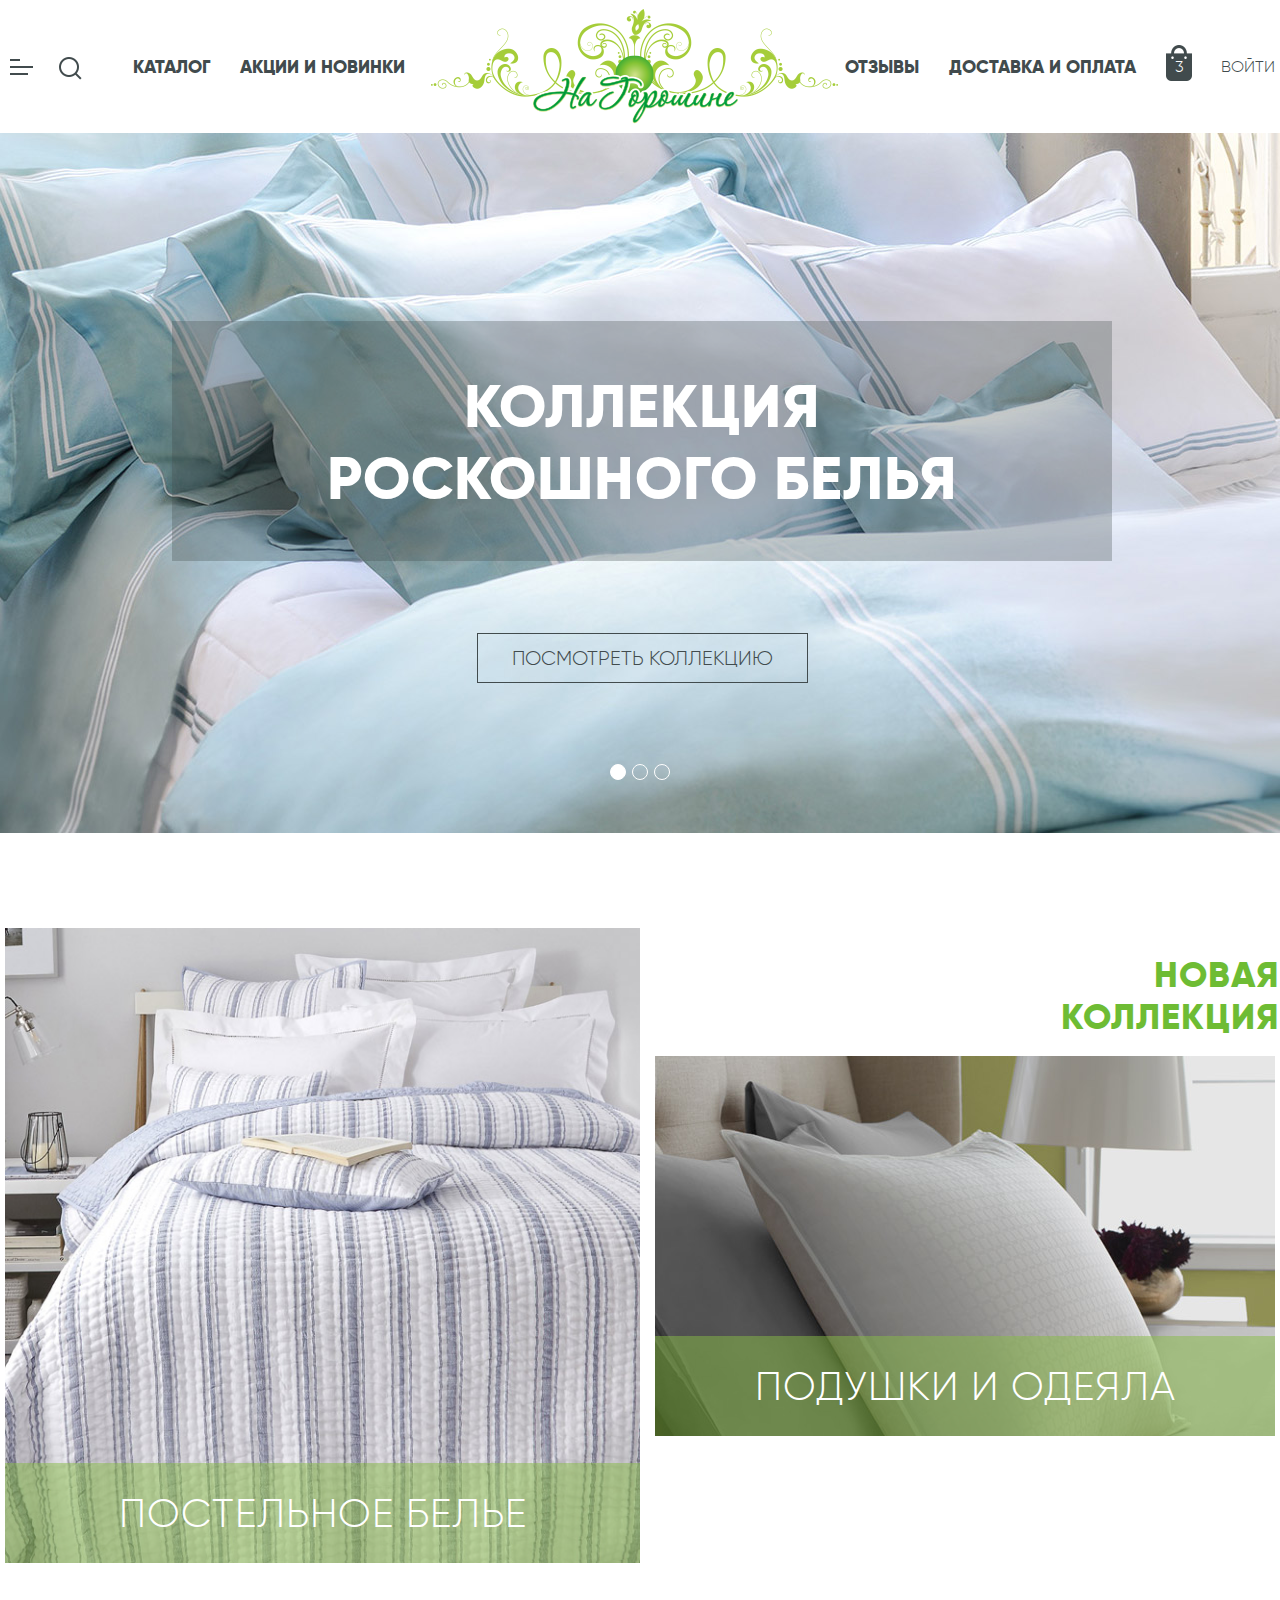
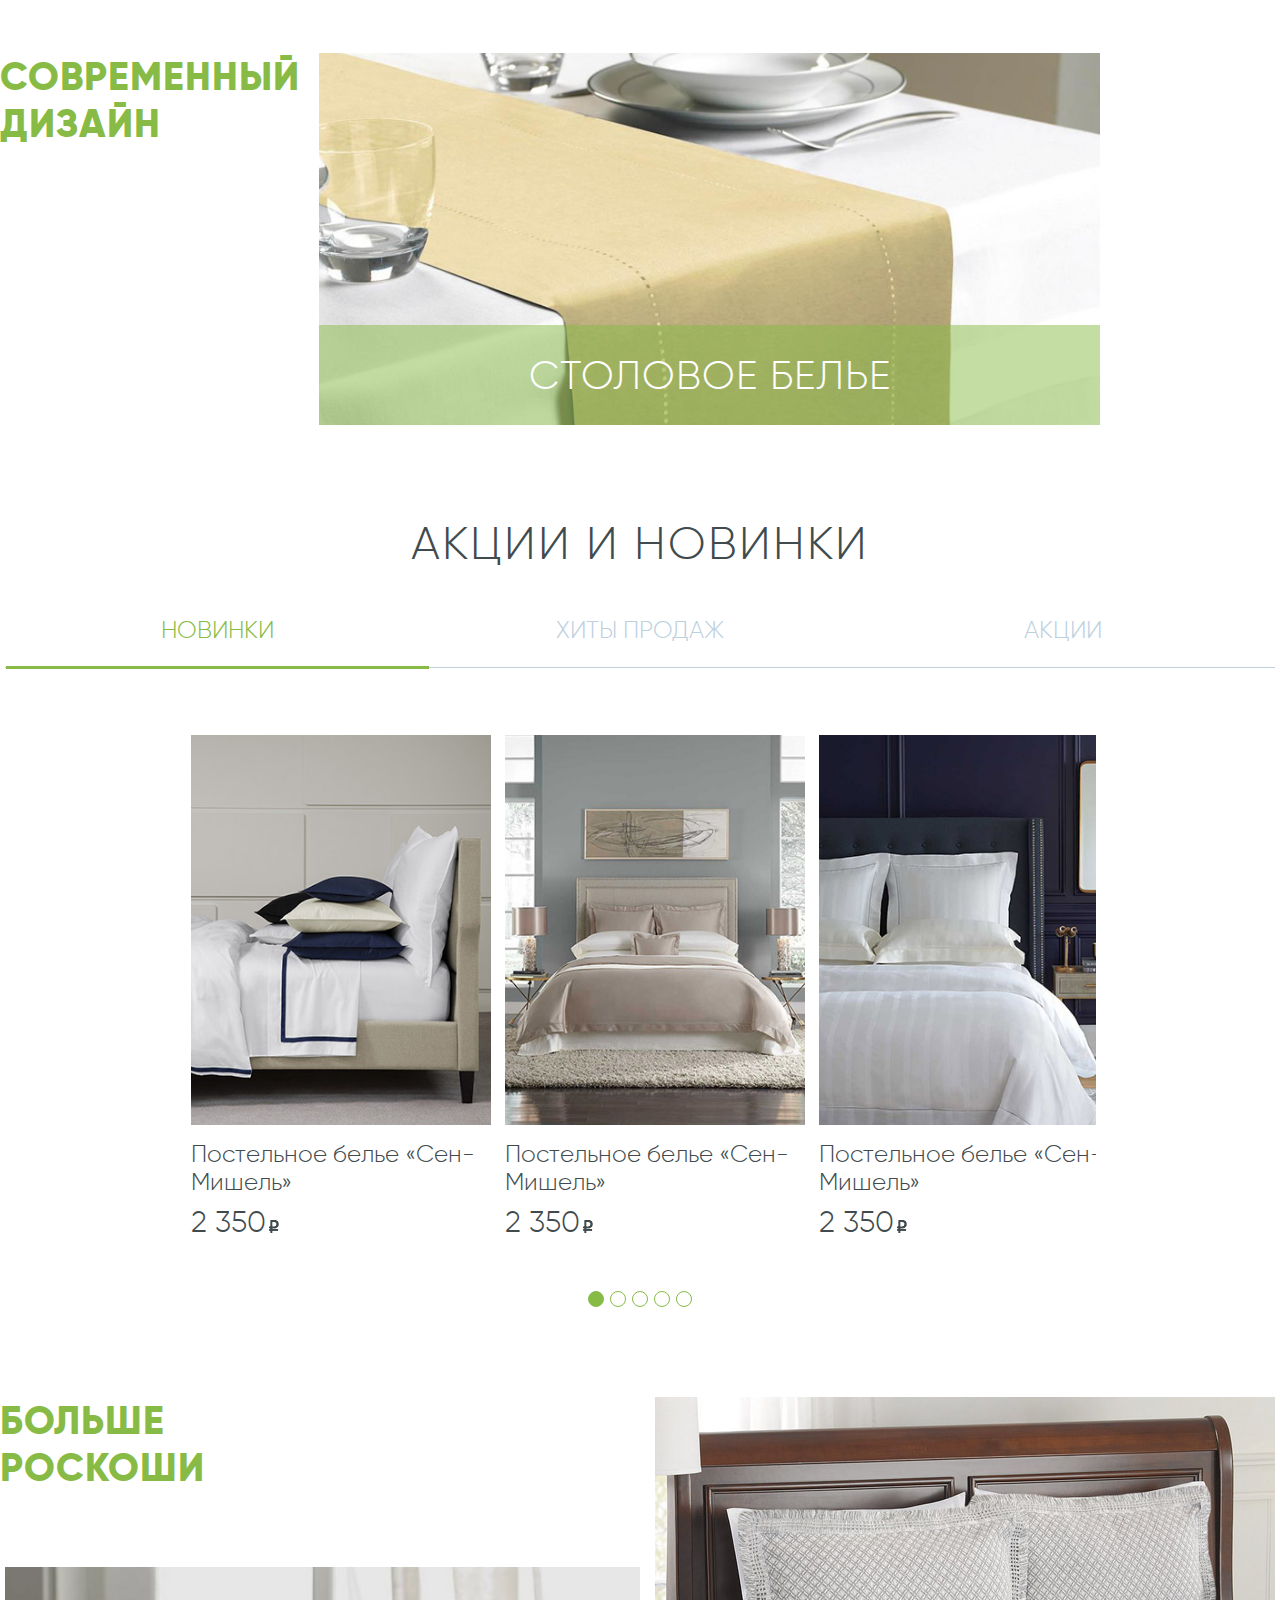
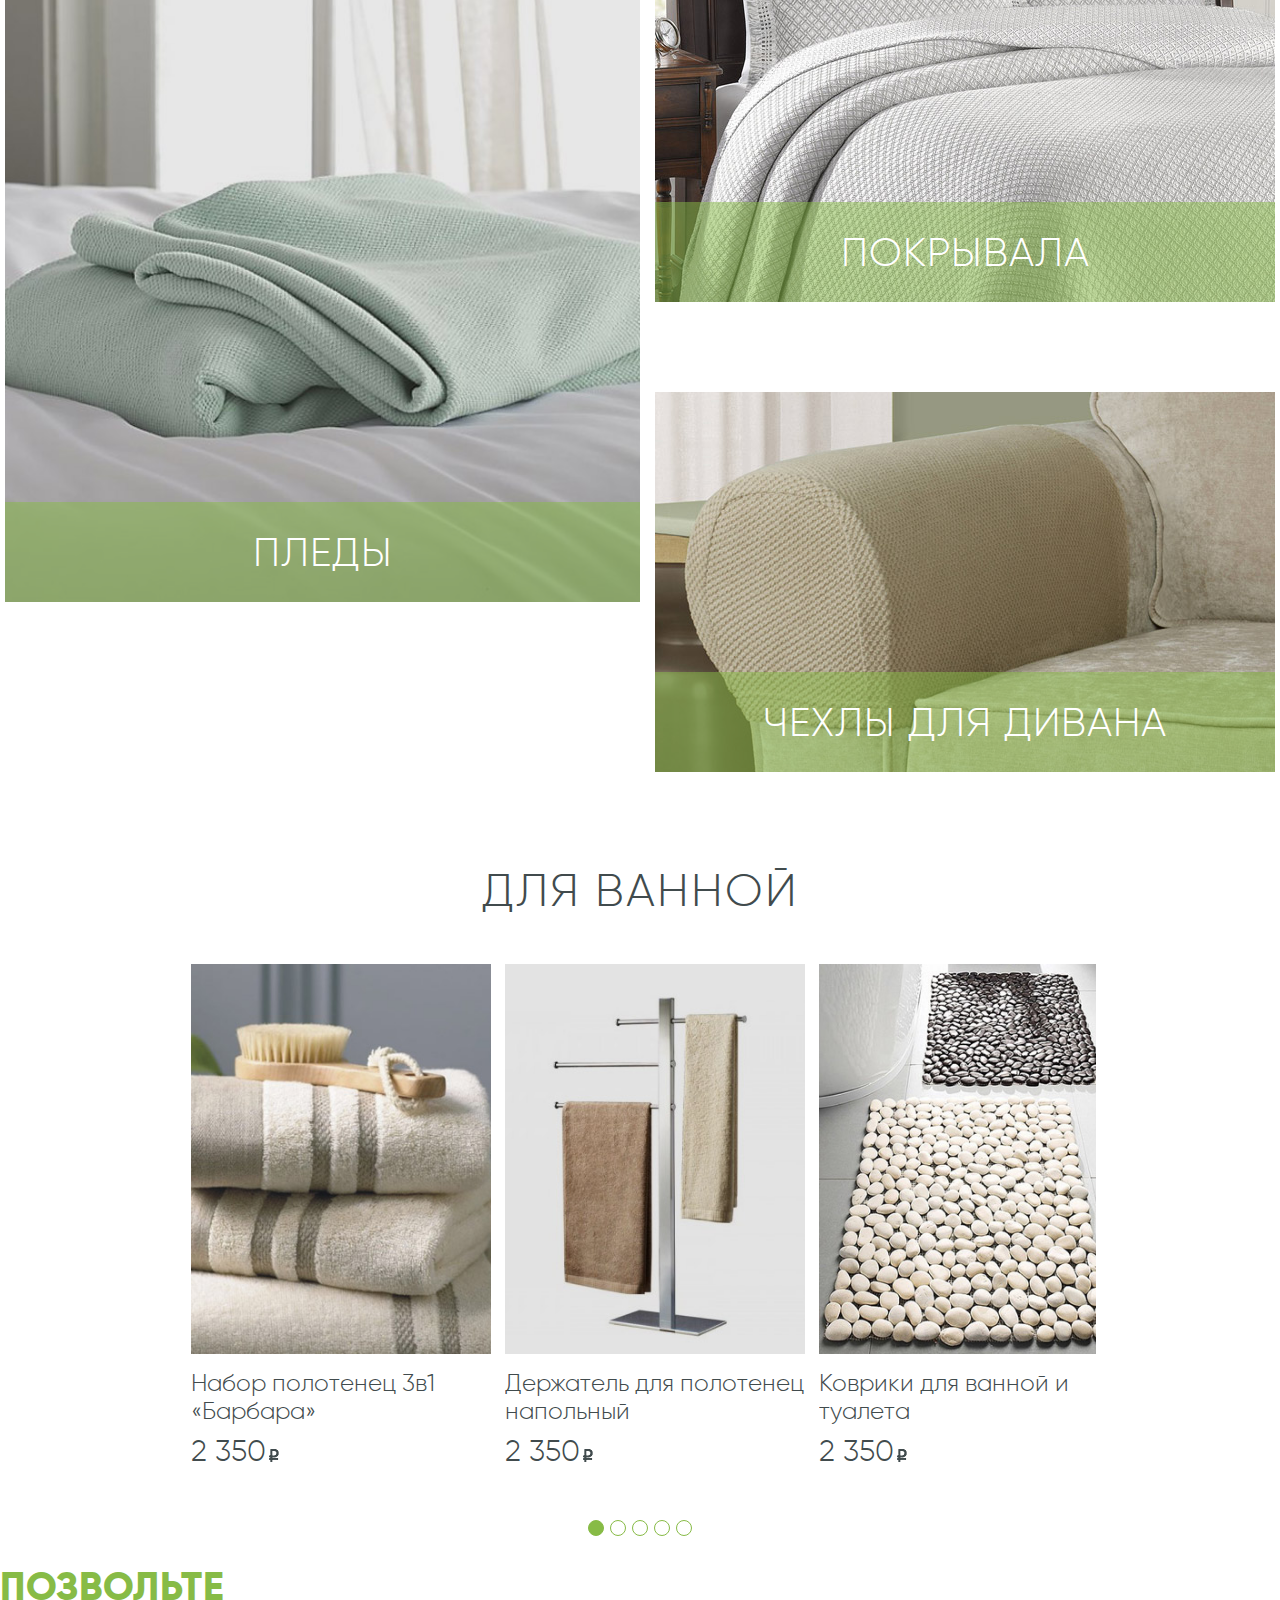
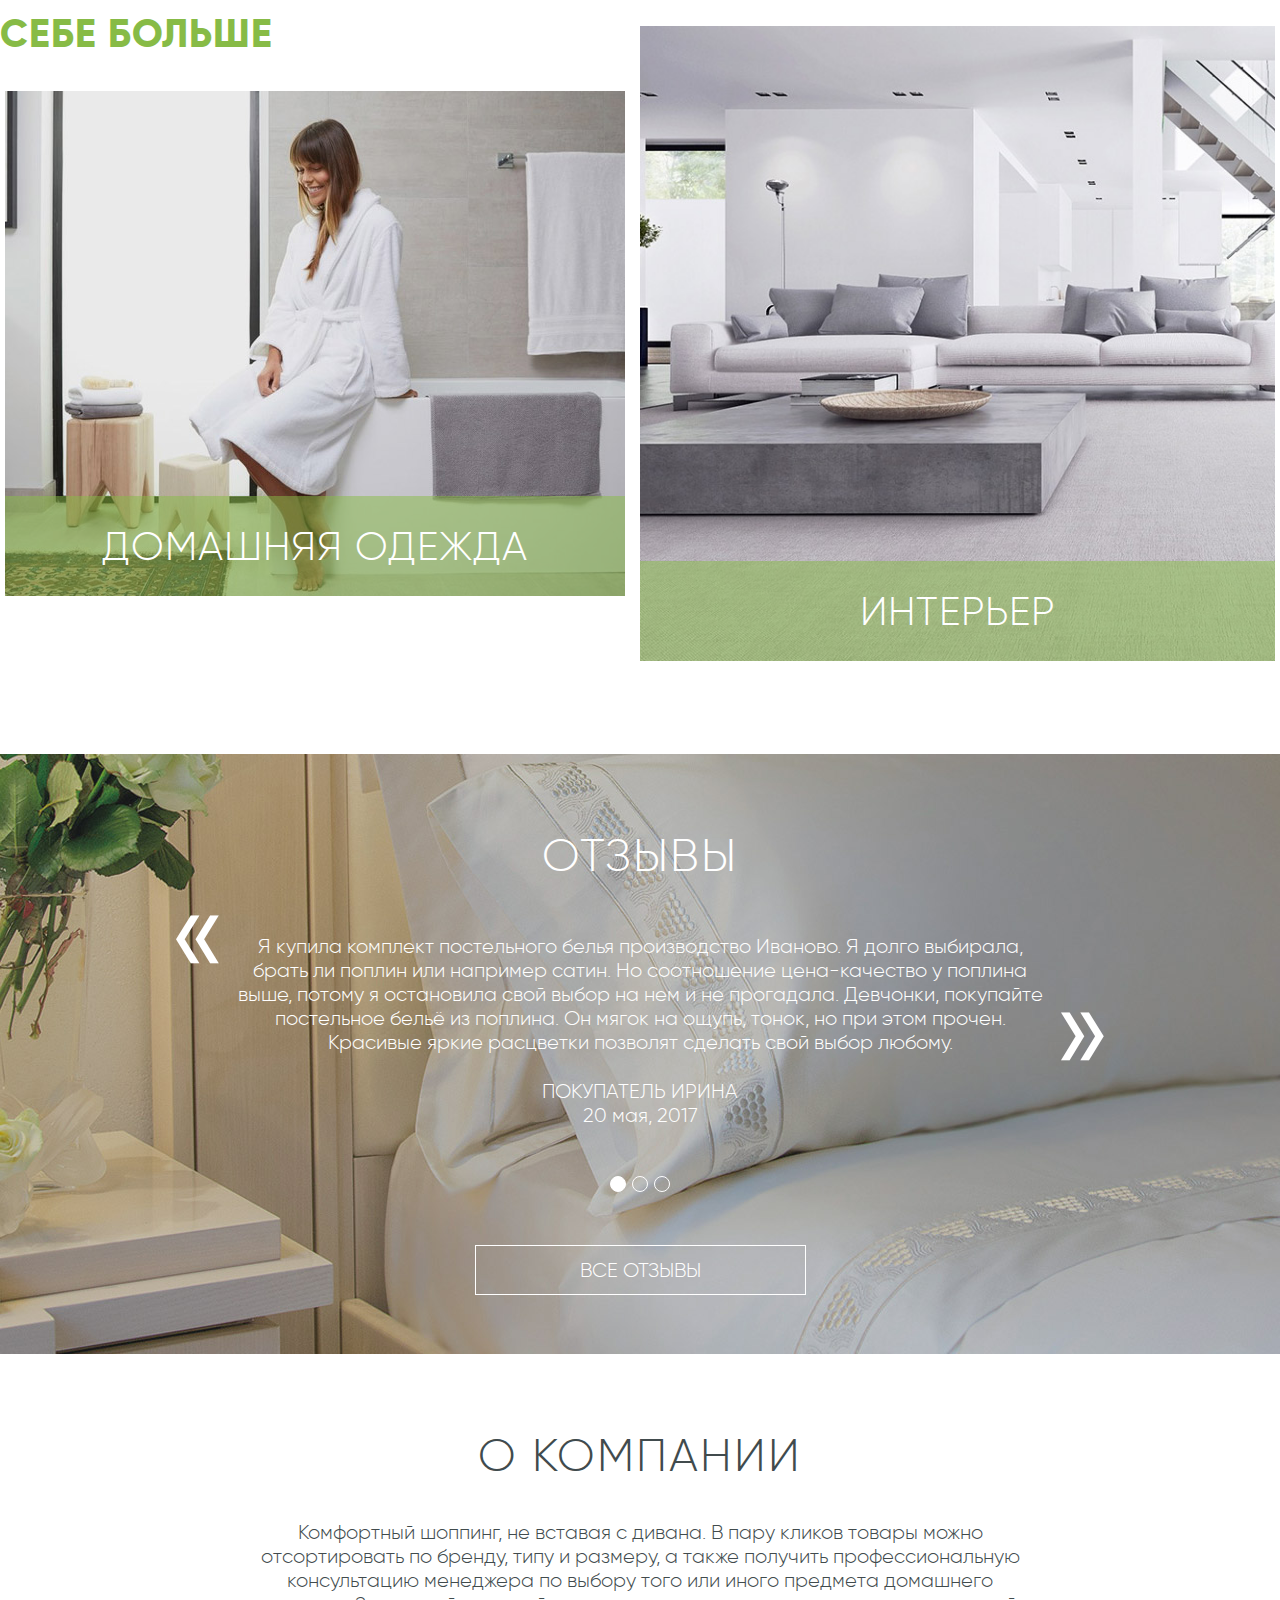
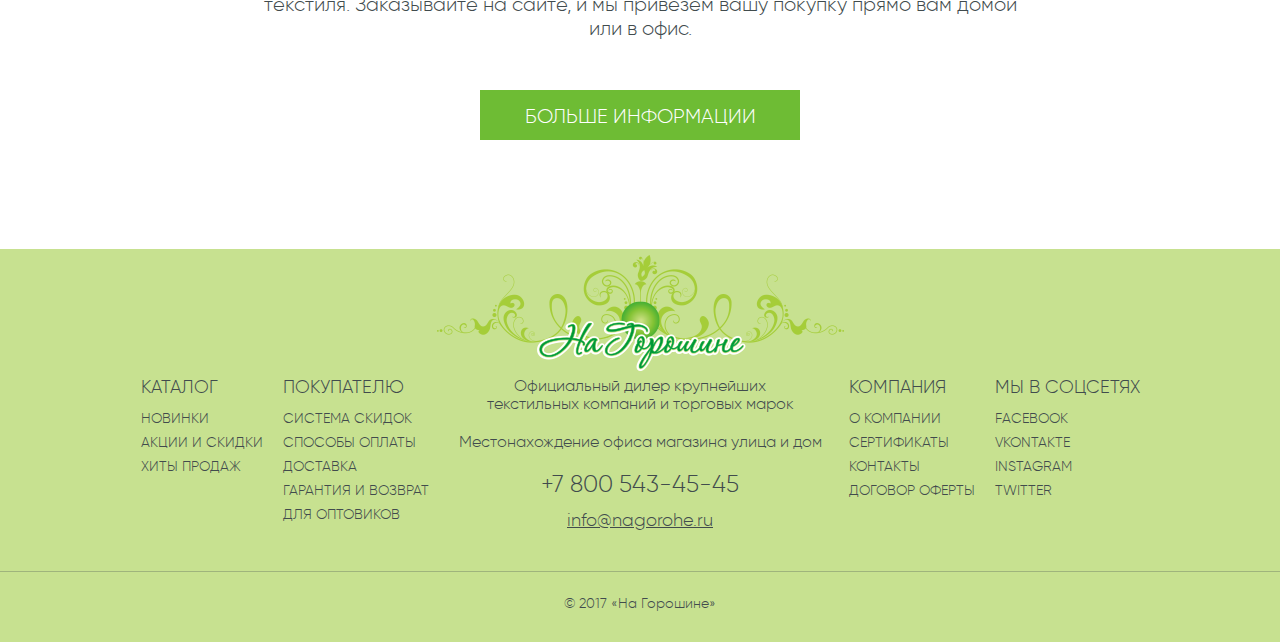
<file: index.html>
<!DOCTYPE html>
<html lang="ru">
<head>
	<meta charset="utf-8">
	<meta name="viewport" content="width=device-width, initial-scale=1.0 " />
	<title>На горошине</title>
	<link media="all" rel="stylesheet" href="css/fancybox.css">
	<link media="all" rel="stylesheet" href="css/jquery-ui-1.9.2.custom.min.css">
	<link media="all" rel="stylesheet" href="css/animate.css">
	<link media="all" rel="stylesheet" href="css/all.css">
	<script src="js/jquery-1.8.3.min.js"></script>
	<script src="js/jquery.main.js"></script>
	<script src="js/jquery.inview.min.js"></script>
	<!--[if lt IE 9]><link rel="stylesheet" href="css/ie.css" /><![endif]-->
	<!--[if IE]><script " src="js/ie.js"></script><![endif]-->
</head>
<body class="home-page">
	<div id="wrapper">
		<div class="wrapper-holder">
			<header id="header">
				<div class="add-menu">
					<a href="#" class="opener"></a>
					<div class="footer-holder">
						<div class="footer-col">
							<a href="#" class="opener">Каталог</a>
							<ul>
								<li><a href="#">Новинки</a></li>
								<li><a href="#">Акции и Скидки</a></li>
								<li><a href="#">Хиты продаж</a></li>
							</ul>
						</div>
						<div class="footer-col">
							<span class="opener">Покупателю</span>
							<ul>
								<li><a href="#">Система скидок</a></li>
								<li><a href="#">Способы оплаты</a></li>
								<li><a href="#">Доставка</a></li>
								<li><a href="#">Гарантия и возврат</a></li>
								<li><a href="#">Для оптовиков</a></li>
							</ul>
						</div>
						<div class="footer-col">
							<span  class="opener">Компания</span>
							<ul>
								<li><a href="#">о компании</a></li>
								<li><a href="#">Сертификаты</a></li>
								<li><a href="#">Контакты</a></li>
								<li><a href="#">Договор оферты</a></li>
							</ul>
						</div>
						<div class="footer-col">
							<span class="opener">Мы в соцсетях</span>
							<ul>
								<li><a href="#">facebook</a></li>
								<li><a href="#">vkontakte</a></li>
								<li><a href="#">instagram</a></li>
								<li><a href="#">twitter</a></li>
							</ul>
						</div>
					</div>
				</div>
				<div class="search">
					<a href="#" class="opener"></a>
					<div class="holder">
						<form action="#">
							<fieldset><input type="text" placeholder="Наприпер, полотенце..." /><input type="submit" value="button" /></fieldset>
						</form>
						<a href="#" class="close opener"></a>
					</div>
				</div>
				<a href="#" class="enter">войти</a>
				<a href="#" class="basket">3</a>
				<strong class="logo"><a href="#">На горошине</a></strong>
				<nav id="nav">
					<a href="#" class="opener"><span></span><span></span><span></span><span></span><span></span><span></span></a>
					<ul>
						<li><a href="#">Каталог</a></li>
						<li><a href="#">Акции и новинки</a></li>
						<li><a href="#">Отзывы</a></li>
						<li><a href="#">доставка и оплата</a></li>
					</ul>
				</nav>
			</header>
			<div class="intro">
				<div class="slide">
					<img src="images/intro5.jpg" alt="image description">
					<div class="text">
						<div class="holder">
							<span class="title">коллекция <br />роскошного белья</span>
							<a href="#" class="button">посмотреть коллекцию</a>
						</div>
					</div>
				</div>
				<div class="slide">
					<img src="images/intro5.jpg" alt="image description">
					<div class="text">
						<div class="holder">
							<span class="title">коллекция <br />роскошного белья</span>
							<a href="#" class="button">посмотреть коллекцию</a>
						</div>
					</div>
				</div>
				<div class="slide">
					<img src="images/intro5.jpg" alt="image description">
					<div class="text">
						<div class="holder">
							<span class="title">коллекция <br />роскошного белья</span>
							<a href="#" class="button">посмотреть коллекцию</a>
						</div>
					</div>
				</div>
				<div class="pagination"></div>
			</div>
			<div id="content">
				<section class="picture-columns">
					<div class="col left"><span class="heading right">новая <br />коллекция</span><a href="#"><img src="images/img15.jpg" alt="image description" /><span class="text">Постельное белье</span></a></div>
					<div class="col right"><a href="#"><img src="images/img16.jpg" alt="image description" /><span class="text">Подушки и одеяла</span></a></div>
					<div class="col"><span class="heading left">современный <br />дизайн</span><a href="#"><img src="images/img17.jpg" alt="image description" /><span class="text">Столовое белье</span></a></div>
				</section>
				<section class="content-container">
					<h2>Акции и новинки</h2>
					<ul class="tabset">						<li><a class="active" href="#tab1">Новинки</a></li>						<li><a href="#tab2">Хиты продаж</a></li>						<li><a href="#tab3">Акции</a></li>					</ul>
					<div id="tab1">
						<div class="promo-container promo-container-small carousel">
							<div class="mask">
								<div class="slideset">
									<article class="promo-row">
										<div class="picture">
											<a href="#popup1" class="lightbox">
												<img src="images/img3.jpg" alt="image description">
												<span class="button">быстрый просмотр</span>
											</a>
										</div>
										<div class="text">
											<div class="title-row">
												<span class="name"><a href="#">Постельное белье «Сен-Мишель»</a></span>
												<span class="price">2 350</span>
											</div>
										</div>
									</article>
									<article class="promo-row">
										<div class="picture">
											<a href="#popup1" class="lightbox">
												<img src="images/img4.jpg" alt="image description">
												<span class="button">быстрый просмотр</span>
											</a>
										</div>
										<div class="text">
											<div class="title-row">
												<span class="name"><a href="#">Постельное белье «Сен-Мишель»</a></span>
												<span class="price">2 350</span>
											</div>
										</div>
									</article>
									<article class="promo-row">
										<div class="picture">
											<a href="#popup1" class="lightbox">
												<img src="images/img5.jpg" alt="image description">
												<span class="button">быстрый просмотр</span>
											</a>
										</div>
										<div class="text">
											<div class="title-row">
												<span class="name"><a href="#">Постельное белье «Сен-Мишель»</a></span>
												<span class="price">2 350</span>
											</div>
										</div>
									</article>
									<article class="promo-row">
										<div class="picture">
											<a href="#popup1" class="lightbox">
												<img src="images/img3.jpg" alt="image description">
												<span class="button">быстрый просмотр</span>
											</a>
										</div>
										<div class="text">
											<div class="title-row">
												<span class="name">Постельное белье «Сен-Мишель»</span>
												<span class="price">2 350</span>
											</div>
										</div>
									</article>
									<article class="promo-row">
										<div class="picture">
											<a href="#popup1" class="lightbox">
												<img src="images/img3.jpg" alt="image description">
												<span class="button">быстрый просмотр</span>
											</a>
										</div>
										<div class="text">
											<div class="title-row">
												<span class="name">Постельное белье «Сен-Мишель»</span>
												<span class="price">2 350</span>
											</div>
										</div>
									</article>
									<article class="promo-row">
										<div class="picture">
											<a href="#popup1" class="lightbox">
												<img src="images/img3.jpg" alt="image description">
												<span class="button">быстрый просмотр</span>
											</a>
										</div>
										<div class="text">
											<div class="title-row">
												<span class="name">Постельное белье «Сен-Мишель»</span>
												<span class="price">2 350</span>
											</div>
										</div>
									</article>
								</div>
							</div>
							<div class="pagination"></div>
						</div>
					</div>
					<div id="tab2">
						<div class="promo-container promo-container-small carousel">
							<div class="mask">
								<div class="slideset">
									<article class="promo-row">
										<div class="picture">
											<a href="#popup1" class="lightbox">
												<img src="images/img3.jpg" alt="image description">
												<span class="button">быстрый просмотр</span>
											</a>
										</div>
										<div class="text">
											<div class="title-row">
												<span class="name"><a href="#">Постельное белье «Сен-Мишель»</a></span>
												<span class="price">2 350</span>
											</div>
										</div>
									</article>
									<article class="promo-row">
										<div class="picture">
											<a href="#popup1" class="lightbox">
												<img src="images/img4.jpg" alt="image description">
												<span class="button">быстрый просмотр</span>
											</a>
										</div>
										<div class="text">
											<div class="title-row">
												<span class="name"><a href="#">Постельное белье «Сен-Мишель»</a></span>
												<span class="price">2 350</span>
											</div>
										</div>
									</article>
									<article class="promo-row">
										<div class="picture">
											<a href="#popup1" class="lightbox">
												<img src="images/img5.jpg" alt="image description">
												<span class="button">быстрый просмотр</span>
											</a>
										</div>
										<div class="text">
											<div class="title-row">
												<span class="name"><a href="#">Постельное белье «Сен-Мишель»</a></span>
												<span class="price">2 350</span>
											</div>
										</div>
									</article>
								</div>
							</div>
							<div class="pagination"></div>
						</div>
					</div>
					<div id="tab3">
						<div class="promo-container promo-container-small carousel">
							<div class="mask">
								<div class="slideset">
									<article class="promo-row">
										<div class="picture">
											<a href="#popup1" class="lightbox">
												<img src="images/img5.jpg" alt="image description">
												<span class="button">быстрый просмотр</span>
											</a>
										</div>
										<div class="text">
											<div class="title-row">
												<span class="name"><a href="#">Постельное белье «Сен-Мишель»</a></span>
												<span class="price">2 350</span>
											</div>
										</div>
									</article>
									<article class="promo-row">
										<div class="picture">
											<a href="#popup1" class="lightbox">
												<img src="images/img3.jpg" alt="image description">
												<span class="button">быстрый просмотр</span>
											</a>
										</div>
										<div class="text">
											<div class="title-row">
												<span class="name">Постельное белье «Сен-Мишель»</span>
												<span class="price">2 350</span>
											</div>
										</div>
									</article>
									<article class="promo-row">
										<div class="picture">
											<a href="#popup1" class="lightbox">
												<img src="images/img3.jpg" alt="image description">
												<span class="button">быстрый просмотр</span>
											</a>
										</div>
										<div class="text">
											<div class="title-row">
												<span class="name">Постельное белье «Сен-Мишель»</span>
												<span class="price">2 350</span>
											</div>
										</div>
									</article>
									<article class="promo-row">
										<div class="picture">
											<a href="#popup1" class="lightbox">
												<img src="images/img3.jpg" alt="image description">
												<span class="button">быстрый просмотр</span>
											</a>
										</div>
										<div class="text">
											<div class="title-row">
												<span class="name">Постельное белье «Сен-Мишель»</span>
												<span class="price">2 350</span>
											</div>
										</div>
									</article>
								</div>
							</div>
							<div class="pagination"></div>
						</div>
					</div>
				</section>
				<section class="picture-columns">
					<span class="heading left">больше <br />роскоши</span>
					<div class="col left"><a href="#"><img src="images/img18.jpg" alt="image description" /><span class="text">пледы</span></a></div>
					<div class="col right"><a href="#"><img src="images/img19.jpg" alt="image description" /><span class="text">Покрывала</span></a><a href="#"><img src="images/img20.jpg" alt="image description" /><span class="text">Чехлы для дивана</span></a></div>
				</section>
				<section class="content-container">
					<h2>Для ванной</h2>
					<div class="promo-container promo-container-small carousel">
						<div class="mask">
							<div class="slideset">
								<article class="promo-row">
									<div class="picture">
											<a href="#popup1" class="lightbox">
												<img src="images/img23.jpg" alt="image description">
												<span class="button">быстрый просмотр</span>
											</a>
										</div>
									<div class="text">
										<div class="title-row">
											<span class="name"><a href="#">Набор полотенец 3в1 «Барбара»</a></span>
											<span class="price">2 350</span>
										</div>
									</div>
								</article>
								<article class="promo-row">
									<div class="picture">
											<a href="#popup1" class="lightbox">
												<img src="images/img24.jpg" alt="image description">
												<span class="button">быстрый просмотр</span>
											</a>
										</div>
									<div class="text">
										<div class="title-row">
											<span class="name"><a href="#">Держатель для полотенец напольный</a></span>
											<span class="price">2 350</span>
										</div>
									</div>
								</article>
								<article class="promo-row">
									<div class="picture">
											<a href="#popup1" class="lightbox">
												<img src="images/img25.jpg" alt="image description">
												<span class="button">быстрый просмотр</span>
											</a>
										</div>
									<div class="text">
										<div class="title-row">
											<span class="name"><a href="#">Коврики для ванной и туалета</a></span>
											<span class="price">2 350</span>
										</div>
									</div>
								</article>
								<article class="promo-row">
									<div class="picture">
											<a href="#popup1" class="lightbox">
												<img src="images/img26.jpg" alt="image description">
												<span class="button">быстрый просмотр</span>
											</a>
										</div>
									<div class="text">
										<div class="title-row">
											<span class="name">Ванные шторы</span>
											<span class="price">2 350</span>
										</div>
									</div>
								</article>
								<article class="promo-row">
									<div class="picture">
											<a href="#popup1" class="lightbox">
												<img src="images/img3.jpg" alt="image description">
												<span class="button">быстрый просмотр</span>
											</a>
										</div>
									<div class="text">
										<div class="title-row">
											<span class="name">Постельное белье «Сен-Мишель»</span>
											<span class="price">2 350</span>
										</div>
									</div>
								</article>
								<article class="promo-row">
									<div class="picture">
											<a href="#popup1" class="lightbox">
												<img src="images/img3.jpg" alt="image description">
												<span class="button">быстрый просмотр</span>
											</a>
										</div>
									<div class="text">
										<div class="title-row">
											<span class="name">Постельное белье «Сен-Мишель»</span>
											<span class="price">2 350</span>
										</div>
									</div>
								</article>
							</div>
						</div>
						<div class="pagination"></div>
					</div>
				</section>
				<section class="picture-columns">
					<div class="col left"><span class="heading left second">позвольте <br />себе больше</span><a href="#"><img src="images/img21.jpg" alt="image description" /><span class="text">Домашняя одежда</span></a></div>
					<div class="col right"><a href="#"><img src="images/img22.jpg" alt="image description" /><span class="text">Интерьер</span></a></div>
				</section>
				<section class="reviews-section">
					<h2>Отзывы</h2>
					<div class="review">
						<div class="mask">							<div class="slideset">												<div class="slide">
							<blockquote cite="#">								<q><span class="quote">&#171;</span>Я купила комплект постельного белья производство Иваново. Я долго выбирала, брать ли поплин или например сатин. Но соотношение цена-качество у поплина выше, потому я остановила свой выбор на нем и не прогадала. Девчонки, покупайте постельное бельё из поплина. Он мягок на ощупь, тонок, но при этом прочен. Красивые яркие расцветки позволят сделать свой выбор любому.<span class="quote">&#187;</span></q>								<cite><span>Покупатель Ирина</span>20 мая, 2017</cite>							</blockquote>
						</div>
						<div class="slide">
							<blockquote cite="#">
								<q><span class="quote">&#171;</span>ли поплин или например сатин. Но соотношение цена-качество у поплина выше, потому я остановила свой выбор на нем и не прогадала. Девчонки, покупайте постельное бельё из поплина. Он мягок на ощупь, тонок, но при этом прочен. Красивые яркие расцветки позволят сделать свой выбор любому.<span class="quote">&#187;</span></q>
								<cite><span>Покупатель Ирина</span>20 мая, 2017</cite>
							</blockquote>
						</div>
						<div class="slide">
							<blockquote cite="#">
								<q><span class="quote">&#171;</span>Я  потому я остановила свой выбор на нем и не прогадала. Девчонки, покупайте постельное бельё из поплина. Он мягок на ощупь, тонок, но при этом прочен. Красивые яркие расцветки позволят сделать свой выбор любому.<span class="quote">&#187;</span></q>
								<cite><span>Покупатель Ирина</span>20 мая, 2017</cite>
							</blockquote>
						</div></div></div>
						<div class="pagination"></div>					</div>
					<a href="#" class="button">все отзывы</a>
				</section>
				<section class="section-text">					<h2>О компании</h2>					<p>Комфортный шоппинг, не вставая с дивана. В пару кликов товары можно отсортировать по бренду, типу и размеру, а также получить профессиональную консультацию менеджера по выбору того или иного предмета домашнего текстиля. Заказывайте на сайте, и мы привезем вашу покупку прямо вам домой или в офис. </p>					<a href="#" class="button">больше информации</a>				</section>
				
			</div>
		</div>
		<footer id="footer">
			<div class="wrapper-holder">
				<strong class="add-logo"><a href="#">На горошине</a></strong>
				<div class="info-footer">
					<p>Официальный дилер крупнейших<br /> текстильных компаний и торговых марок</p>
					<p>Местонахождение офиса магазина улица и дом</p>
					<span class="phone">+7 800 543-45-45</span>
					<span><a href="mailto:info@nagorohe.ru">info@nagorohe.ru</a></span>
				</div>
				<div class="footer-holder">
					<div class="footer-col">
						<a href="#" class="opener">Каталог</a>
						<ul>
							<li><a href="#">Новинки</a></li>
							<li><a href="#">Акции и Скидки</a></li>
							<li><a href="#">Хиты продаж</a></li>
						</ul>
					</div>
					<div class="footer-col">
						<span class="opener">Покупателю</span>
						<ul>
							<li><a href="#">Система скидок</a></li>
							<li><a href="#">Способы оплаты</a></li>
							<li><a href="#">Доставка</a></li>
							<li><a href="#">Гарантия и возврат</a></li>
							<li><a href="#">Для оптовиков</a></li>
						</ul>
					</div>
					<div class="footer-col">
						<span  class="opener">Компания</span>
						<ul>
							<li><a href="#">о компании</a></li>
							<li><a href="#">Сертификаты</a></li>
							<li><a href="#">Контакты</a></li>
							<li><a href="#">Договор оферты</a></li>
						</ul>
					</div>
					<div class="footer-col">
						<span class="opener">Мы в соцсетях</span>
						<ul>
							<li><a href="#">facebook</a></li>
							<li><a href="#">vkontakte</a></li>
							<li><a href="#">instagram</a></li>
							<li><a href="#">twitter</a></li>
						</ul>
					</div>
				</div>
				<div class="copyright">
					<p> &copy; 2017 «На Горошине»</p>
				</div>
			</div>
		</footer>
	</div>
	<div class="popup-holder">
		<div id="popup1" class="lightbox promo-row">
			<div class="slideshow">
				<div class="mask">
					<div class="slide"><img src="images/img6.jpg" alt="image description"></div>
					<div class="slide"><img src="images/img6.jpg" alt="image description"></div>
					<div class="slide"><img src="images/img6.jpg" alt="image description"></div>
				</div>
				<span class="top">хит</span>
				<div class="pagination"></div>
			</div>
			<div class="text">
				<div class="title-row">
					<span class="name"><a href="#">Постельное белье «Сен-Мишель»</a></span>
					<span class="row">
						<span class="firm-logo"><img src="images/ico1.png" alt="image description"></span>
						<span class="code">Артикул: 848541-043</span>
					</span>
					<p>Постельное бельe  производится из бязи-люкс. Бязь-люкс - ткань более мягкая, лучше впитывает влагу и имеет высокую плотность, так как пряжа производится из более высоких сортов хлопка.</p>
				</div>
				<form action="#" class="row-form">
					<fieldset>
						<div class="footer-columns">
							<div class="column">
								<div class="col">
									<span class="title">размер</span>
									<div class="select size">
										<select>
											<option>1.5-спальное</option>
											<option>2 спальный</option>
										</select>
									</div>
								</div>
								<div class="col">
									<span class="title">Цвет</span>
									<ul class="color">
										<li><span class="while" ><input type="radio" name="radio1" /></span></li>
										<li><span class="cream"><input type="radio" name="radio1" /></span></li>
										<li><span class="grey"><input type="radio" checked="checked" name="radio1" /></span></li>
										<li><span class="dark-cream"><input type="radio" name="radio1" /></span></li>
										<li><span class="cream"><input type="radio" name="radio1" /></span></li>
									</ul>
								</div>
								<div class="col">
									<span class="title">количество</span>
									<div class="select amount">
										<select>
											<option>1</option>
											<option>2</option>
										</select>
									</div>
								</div>
							</div>
							<div class="column">
								<div class="col">
									<span class="title">в наличии</span>
									<ul class="in_stock">
										<li></li>
										<li></li>
										<li></li>
										<li></li>
										<li></li>
										<li class="empty"></li>
									</ul>
								</div>
								<div class="col">
									<span class="title">комплект</span>
									<dl class="set">
										<dt>наволочки:</dt>
										<dd>70х70 см</dd>
										<dt>пододеяльник:</dt>
										<dd>175х215 см</dd>
										<dt>простыня:</dt>
										<dd>220х240 см</dd>
									</dl>
								</div>
								<div class="col">
									<span class="title">состав</span>
									<p>100% хлопок</p>
								</div>
							</div>
						</div>
						<div class="row">
							<span class="price">17 350</span>
							<input type="button" value="в корзину" />
						</div>
					</fieldset>
				</form>
				<div class="share-row">
					<span>поделиться</span>
					<ul>
						<li><a href="#" class="f">f</a></li>
						<li><a href="#" class="vk">vk</a></li>
						<li><a href="#" class="tw">tw</a></li>
						<li><a href="#" class="in">in</a></li>
					</ul>
				</div>
			</div>
		</div>
	</div>
</body>
</html>
</file>
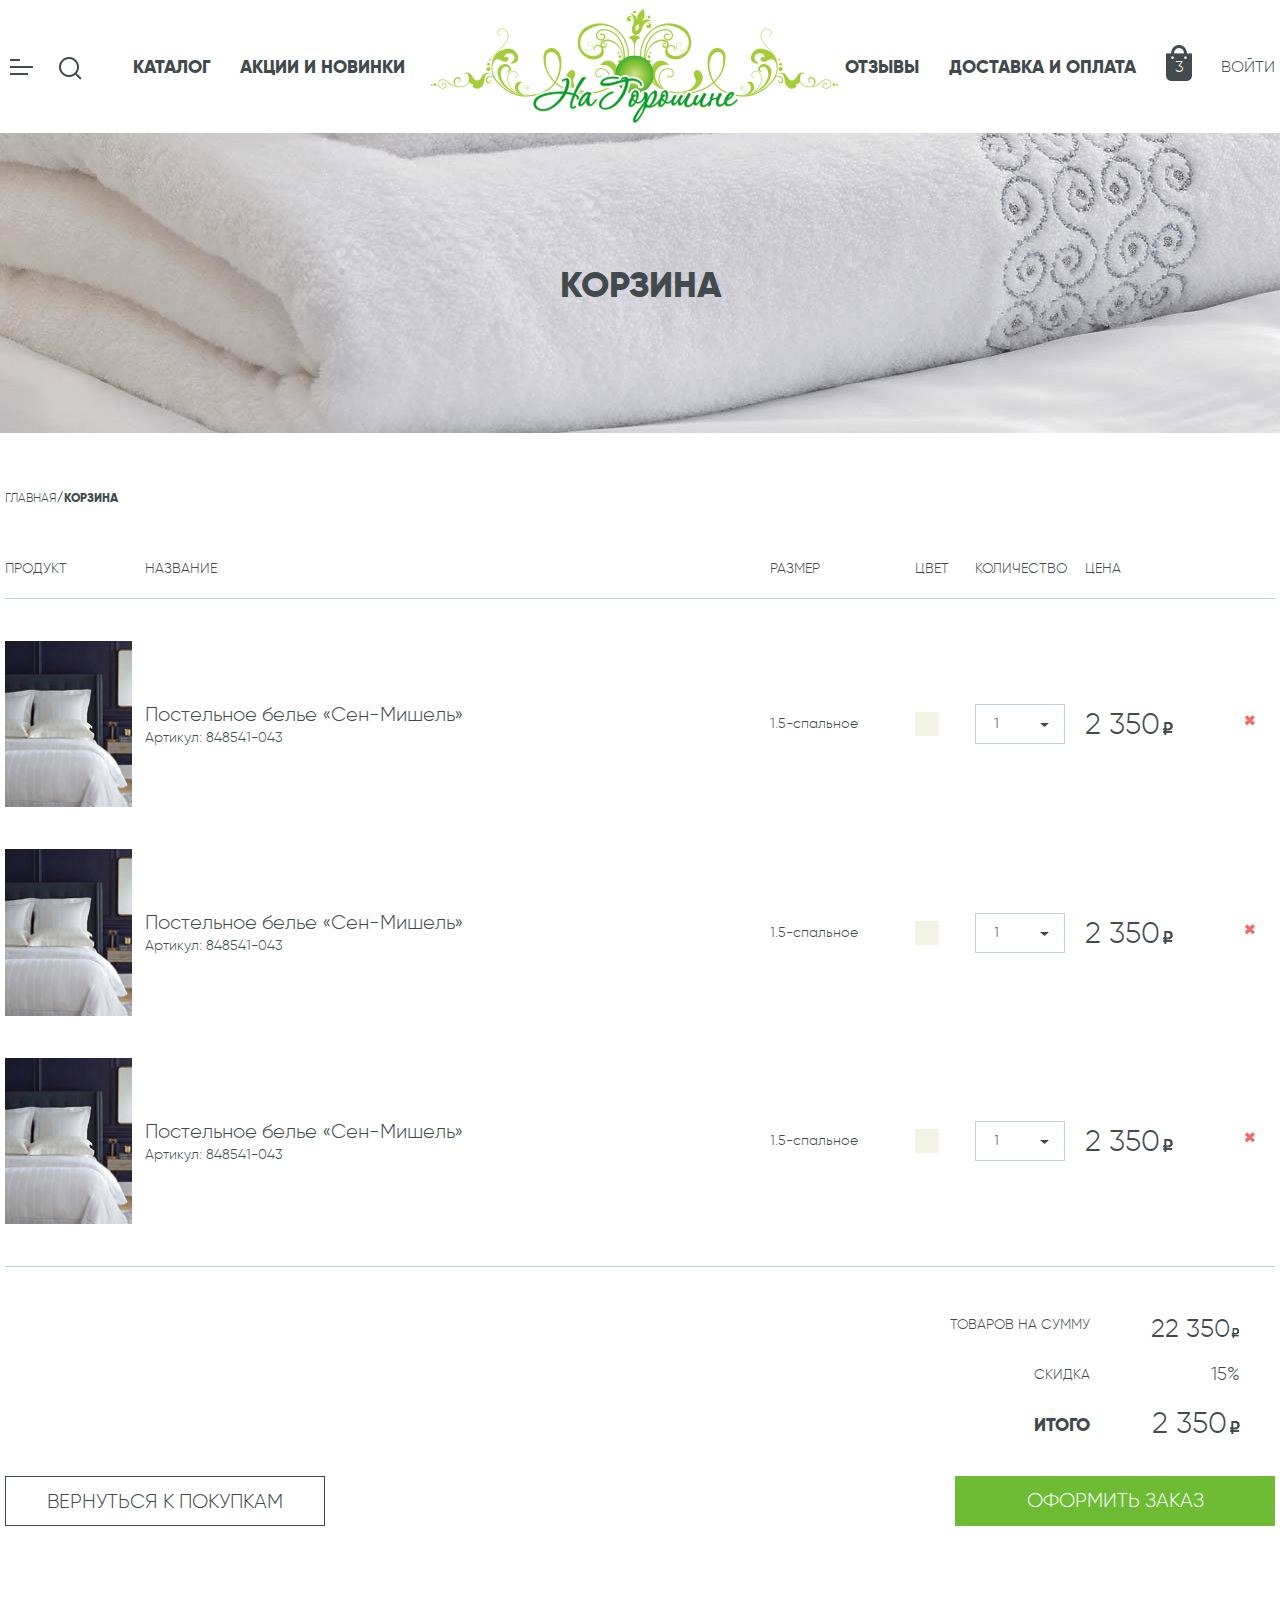
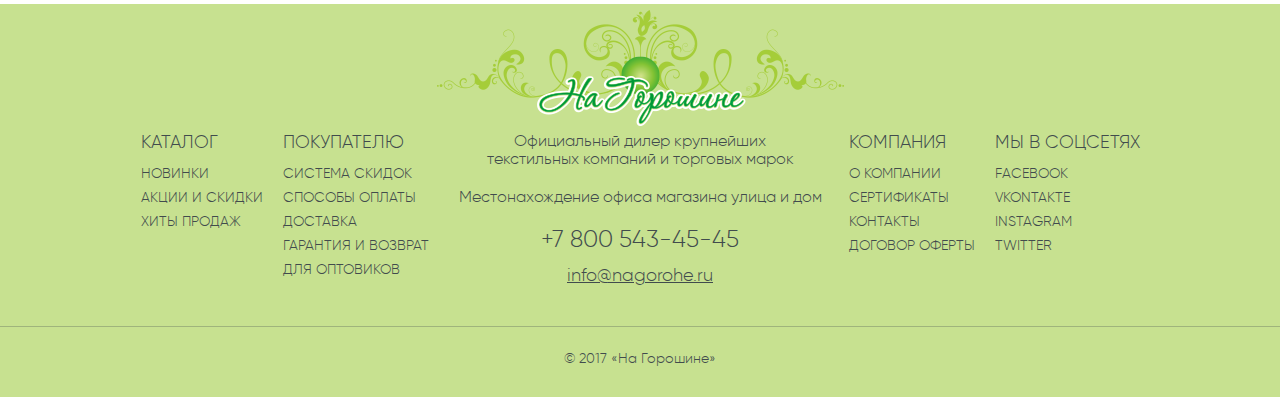
<file: Basket.html>
<!DOCTYPE html>
<html lang="ru">
<head>
	<meta charset="utf-8">
	<meta name="viewport" content="width=device-width, initial-scale=1.0 " />
	<title>На горошине</title>
	<link media="all" rel="stylesheet" href="css/fancybox.css">
	<link media="all" rel="stylesheet" href="css/jquery-ui-1.9.2.custom.min.css">
	<link media="all" rel="stylesheet" href="css/animate.css">
	<link media="all" rel="stylesheet" href="css/all.css">
	<script src="js/jquery-1.8.3.min.js"></script>
	<script src="js/jquery.main.js"></script>
	<script src="js/jquery.inview.min.js"></script>
	<!--[if lt IE 9]><link rel="stylesheet" href="css/ie.css" /><![endif]-->
	<!--[if IE]><script " src="js/ie.js"></script><![endif]-->
</head>
<body>
	<div id="wrapper">
		<div class="wrapper-holder">
			<header id="header">
				<div class="add-menu">
					<a href="#" class="opener"></a>
					<div class="footer-holder">
						<div class="footer-col">
							<a href="#" class="opener">Каталог</a>
							<ul>
								<li><a href="#">Новинки</a></li>
								<li><a href="#">Акции и Скидки</a></li>
								<li><a href="#">Хиты продаж</a></li>
							</ul>
						</div>
						<div class="footer-col">
							<span class="opener">Покупателю</span>
							<ul>
								<li><a href="#">Система скидок</a></li>
								<li><a href="#">Способы оплаты</a></li>
								<li><a href="#">Доставка</a></li>
								<li><a href="#">Гарантия и возврат</a></li>
								<li><a href="#">Для оптовиков</a></li>
							</ul>
						</div>
						<div class="footer-col">
							<span  class="opener">Компания</span>
							<ul>
								<li><a href="#">о компании</a></li>
								<li><a href="#">Сертификаты</a></li>
								<li><a href="#">Контакты</a></li>
								<li><a href="#">Договор оферты</a></li>
							</ul>
						</div>
						<div class="footer-col">
							<span class="opener">Мы в соцсетях</span>
							<ul>
								<li><a href="#">facebook</a></li>
								<li><a href="#">vkontakte</a></li>
								<li><a href="#">instagram</a></li>
								<li><a href="#">twitter</a></li>
							</ul>
						</div>
					</div>
				</div>
				<div class="search">
					<a href="#" class="opener"></a>
					<div class="holder">
						<form action="#">
							<fieldset><input type="text" placeholder="Наприпер, полотенце..." /><input type="submit" value="button" /></fieldset>
						</form>
						<a href="#" class="close opener"></a>
					</div>
				</div>
				<a href="#" class="enter">войти</a>
				<a href="#" class="basket">3</a>
				<strong class="logo"><a href="#">На горошине</a></strong>
				<nav id="nav">
					<a href="#" class="opener"><span></span><span></span><span></span><span></span><span></span><span></span></a>
					<ul>
						<li><a href="#">Каталог</a></li>
						<li><a href="#">Акции и новинки</a></li>
						<li><a href="#">Отзывы</a></li>
						<li><a href="#">доставка и оплата</a></li>
					</ul>
				</nav>
			</header>
			<div class="intro">
				<img src="images/intro3.jpg" alt="image description">
				<h1>корзина</h1>
			</div>
			<div id="content">
				<ul class="breadcrumbs">
					<li><a href="#">главная</a></li>
					<li>корзина</li>
				</ul>
				<form action="#" class="row-form basket-form">					<fieldset>
						<table class="basket-container">
							<thead>
								<tr>
									<th class="col1">продукт</th>
									<th class="col2">название</th>
									<th class="col3">размер</th>
									<th class="col4">цвет</th>
									<th class="col5">количество</th>
									<th class="col6">цена</th>
									<th class="col7"></th>
								</tr>
							</thead>
							<tbody>
								<tr>
									<td class="col1"><img src="images/img12.jpg" alt="image description" /></td>
									<td class="col2"><span>Постельное белье «Сен-Мишель»</span><span class="code">Артикул: 848541-043</span></td>
									<td class="col3">1.5-спальное</td>
									<td class="col4">
										<span class="color cream"></span>
									</td>
									<td class="col5">
										<div class="select">
											<select>
												<option>1</option>
												<option>2</option>
											</select>
										</div>
									</td>
									<td class="col6"><span class="price">2 350</span></td>
									<td class="col7"><a href="#" class="del">del</a></td>
								</tr>
								<tr>
									<td class="col1"><img src="images/img12.jpg" alt="image description" /></td>
									<td class="col2"><span>Постельное белье «Сен-Мишель»</span><span class="code">Артикул: 848541-043</span></td>
									<td class="col3">1.5-спальное</td>
									<td class="col4">
										<span class="color cream"></span>
									</td>
									<td class="col5">
										<div class="select">
											<select>
												<option>1</option>
												<option>2</option>
											</select>
										</div>
									</td>
									<td class="col6"><span class="price">2 350</span></td>
									<td class="col7"><a href="#" class="del">del</a></td>
								</tr>
								<tr>
									<td class="col1"><img src="images/img12.jpg" alt="image description" /></td>
									<td class="col2"><span>Постельное белье «Сен-Мишель»</span><span class="code">Артикул: 848541-043</span></td>
									<td class="col3">1.5-спальное</td>
									<td class="col4">
										<span class="color cream"></span>
									</td>
									<td class="col5">
										<div class="select">
											<select>
												<option>1</option>
												<option>2</option>
											</select>
										</div>
									</td>
									<td class="col6"><span class="price">2 350</span></td>
									<td class="col7"><a href="#" class="del">del</a></td>
								</tr>
							</tbody>
						</table>
						<div class="sum-box">
							<dl>								<dt>Товаров на сумму</dt>								<dd><span class="price">22 350</span></dd>								<dt>Скидка</dt>
								<dd>15%</dd>
								<dt class="sum">Итого</dt>
								<dd class="sum"><span class="price">2 350</span></dd>
							</dl>
						</div>
						<div class="row">
							<a href="#" class="back">вернуться к покупкам</a>
							<a href="#" class="next">оформить заказ</a>
						</div>
					</fieldset>				</form>
			</div>
		</div>
		<footer id="footer">
			<div class="wrapper-holder">
				<strong class="add-logo"><a href="#">На горошине</a></strong>
				<div class="info-footer">
					<p>Официальный дилер крупнейших<br /> текстильных компаний и торговых марок</p>
					<p>Местонахождение офиса магазина улица и дом</p>
					<span class="phone">+7 800 543-45-45</span>
					<span><a href="mailto:info@nagorohe.ru">info@nagorohe.ru</a></span>
				</div>
				<div class="footer-holder">
					<div class="footer-col">
						<a href="#" class="opener">Каталог</a>
						<ul>
							<li><a href="#">Новинки</a></li>
							<li><a href="#">Акции и Скидки</a></li>
							<li><a href="#">Хиты продаж</a></li>
						</ul>
					</div>
					<div class="footer-col">
						<span class="opener">Покупателю</span>
						<ul>
							<li><a href="#">Система скидок</a></li>
							<li><a href="#">Способы оплаты</a></li>
							<li><a href="#">Доставка</a></li>
							<li><a href="#">Гарантия и возврат</a></li>
							<li><a href="#">Для оптовиков</a></li>
						</ul>
					</div>
					<div class="footer-col">
						<span  class="opener">Компания</span>
						<ul>
							<li><a href="#">о компании</a></li>
							<li><a href="#">Сертификаты</a></li>
							<li><a href="#">Контакты</a></li>
							<li><a href="#">Договор оферты</a></li>
						</ul>
					</div>
					<div class="footer-col">
						<span class="opener">Мы в соцсетях</span>
						<ul>
							<li><a href="#">facebook</a></li>
							<li><a href="#">vkontakte</a></li>
							<li><a href="#">instagram</a></li>
							<li><a href="#">twitter</a></li>
						</ul>
					</div>
				</div>
				<div class="copyright">
					<p> &copy; 2017 «На Горошине»</p>
				</div>
			</div>
		</footer>
	</div>
</body>
</html>
</file>
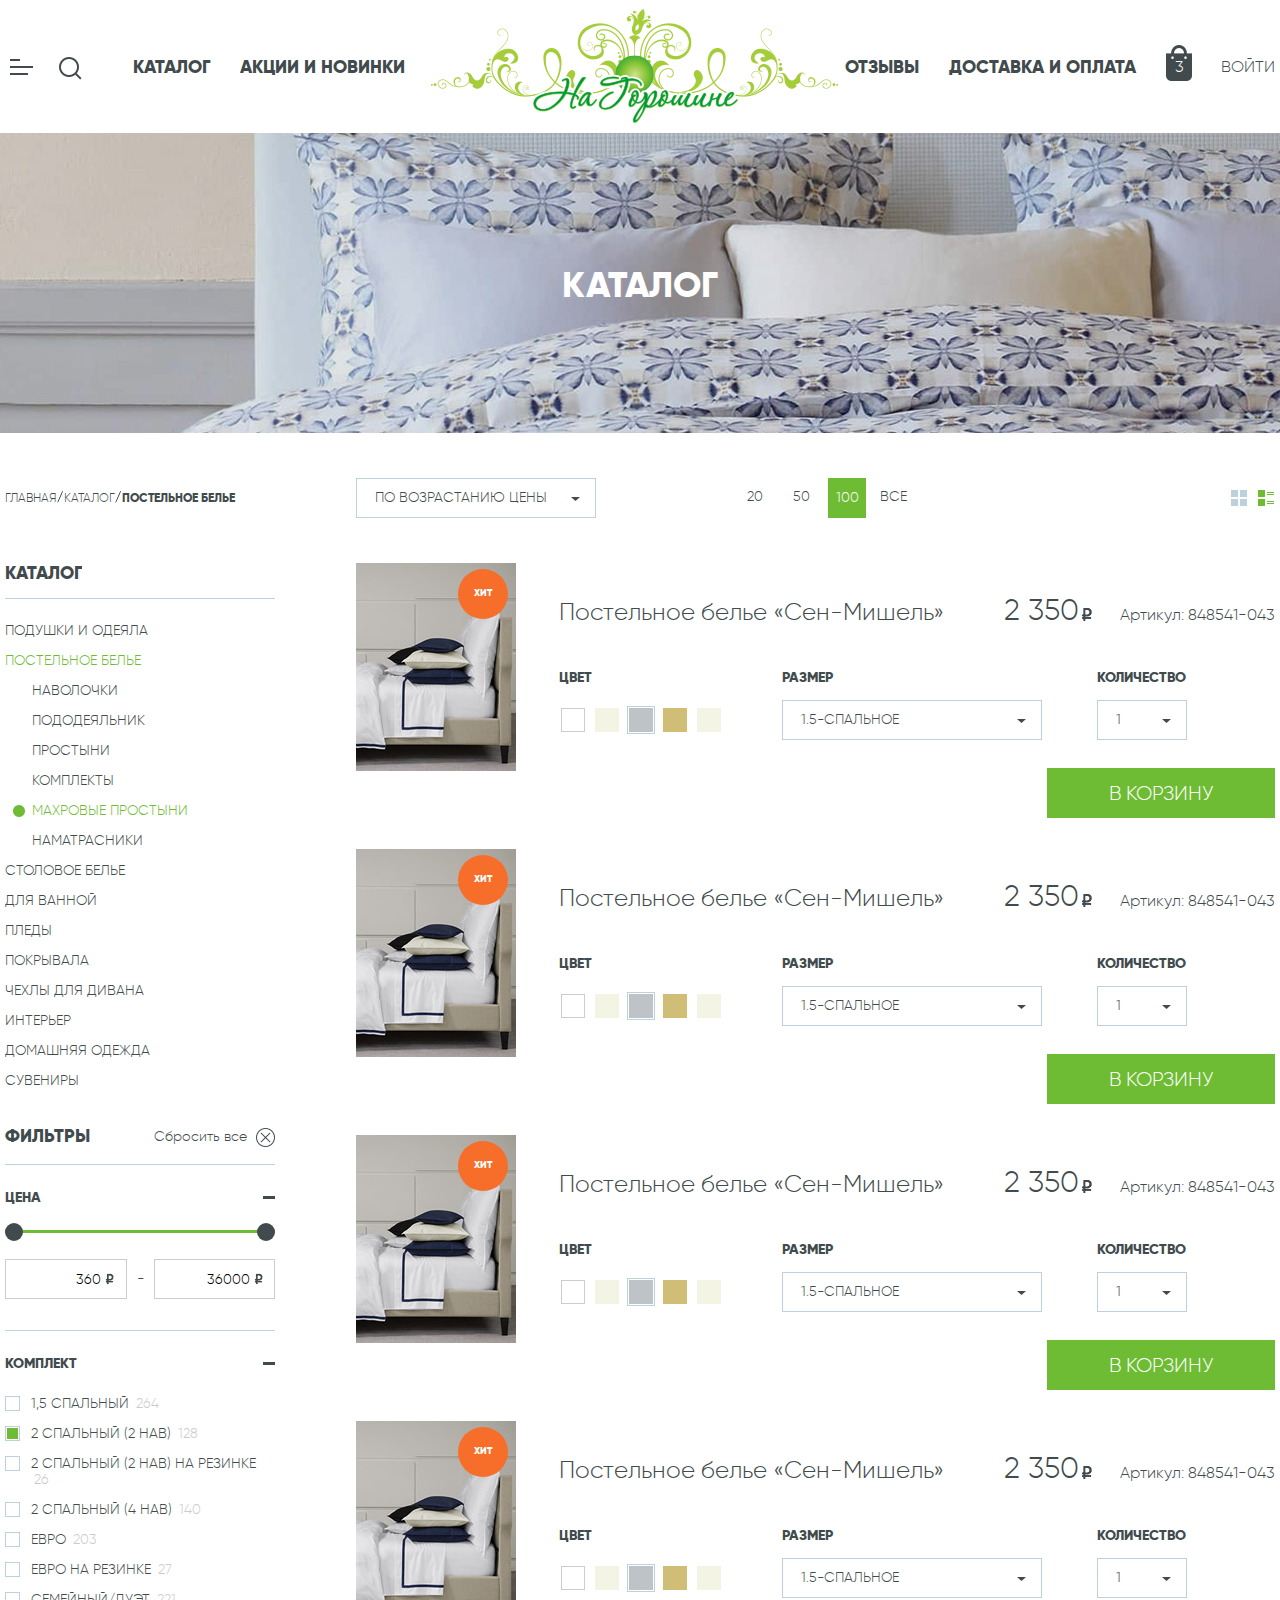
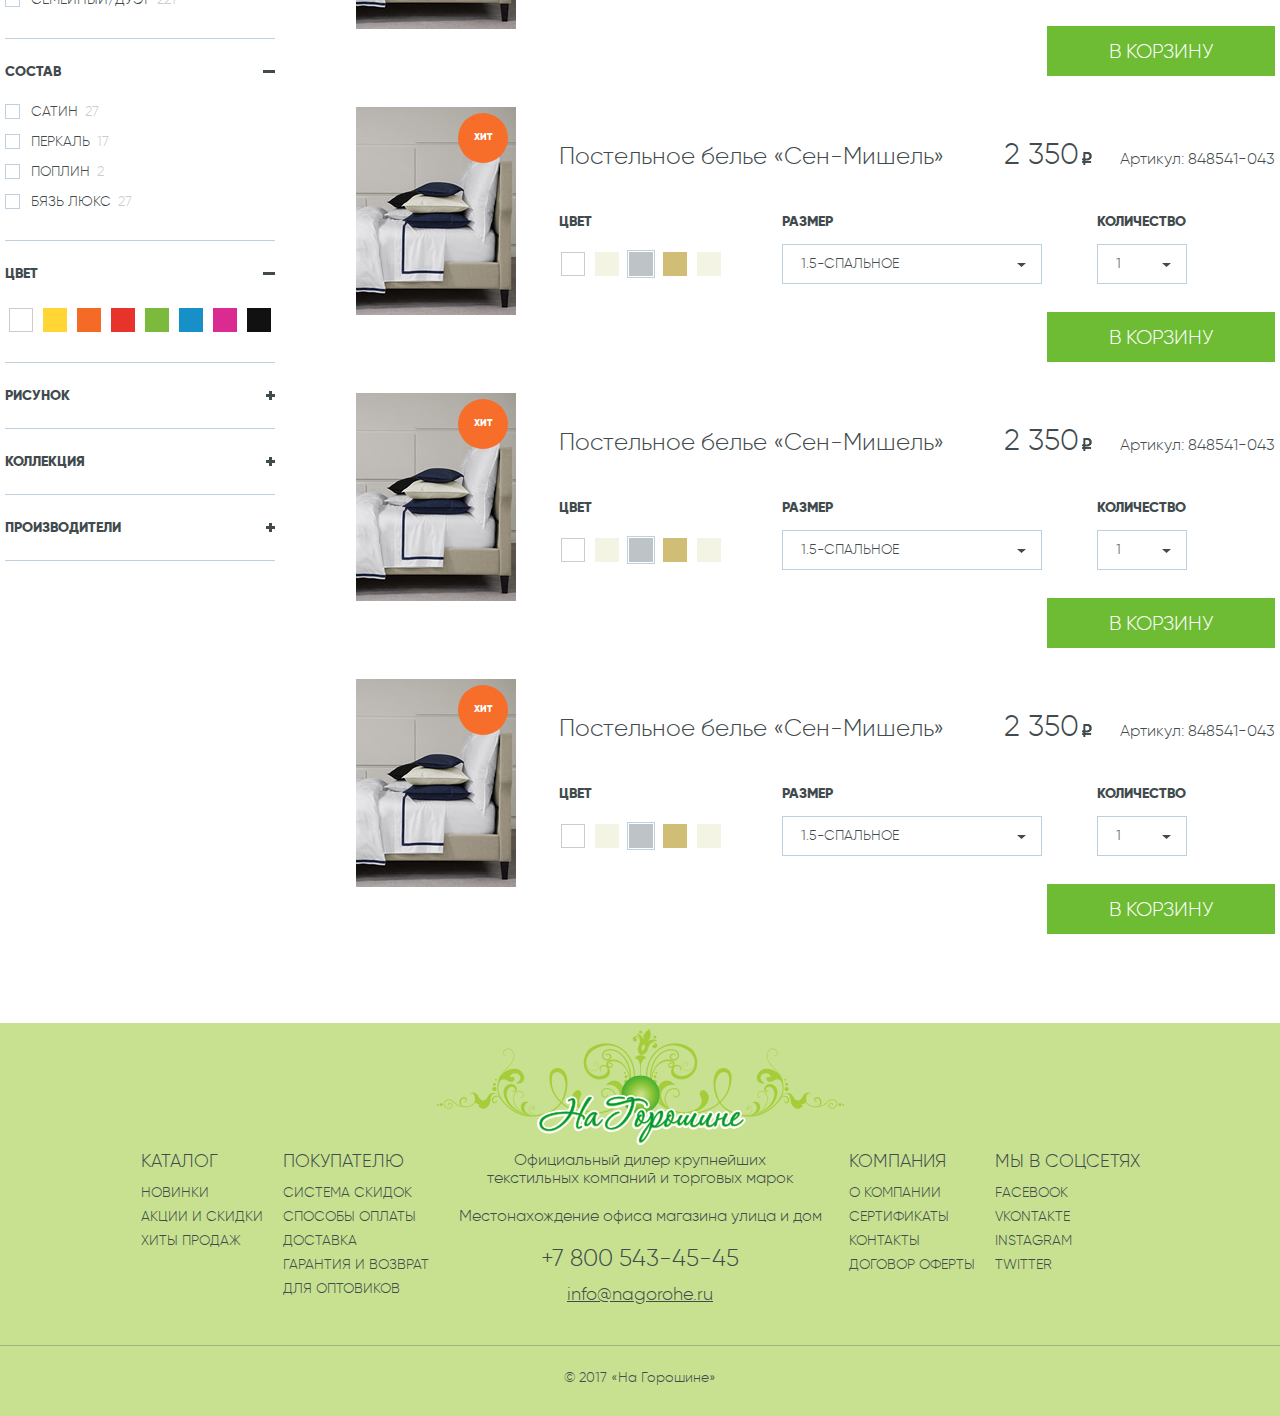
<file: Catalog_1.html>
<!DOCTYPE html>
<html lang="ru">
<head>
	<meta charset="utf-8">
	<meta name="viewport" content="width=device-width, initial-scale=1.0 " />
	<title>На горошине</title>
	<link media="all" rel="stylesheet" href="css/fancybox.css">
	<link media="all" rel="stylesheet" href="css/jquery-ui-1.9.2.custom.min.css">
	<link media="all" rel="stylesheet" href="css/animate.css">
	<link media="all" rel="stylesheet" href="css/all.css">
	<script src="js/jquery-1.8.3.min.js"></script>
	<script src="js/jquery.main.js"></script>
	<script src="js/jquery.inview.min.js"></script>
	<!--[if lt IE 9]><link rel="stylesheet" href="css/ie.css" /><![endif]-->
	<!--[if IE]><script " src="js/ie.js"></script><![endif]-->
</head>
<body class="catalog">
	<div id="wrapper">
		<div class="wrapper-holder">
			<header id="header">
				<div class="add-menu">
					<a href="#" class="opener"></a>
					<div class="footer-holder">
						<div class="footer-col">
							<a href="#" class="opener">Каталог</a>
							<ul>
								<li><a href="#">Новинки</a></li>
								<li><a href="#">Акции и Скидки</a></li>
								<li><a href="#">Хиты продаж</a></li>
							</ul>
						</div>
						<div class="footer-col">
							<span class="opener">Покупателю</span>
							<ul>
								<li><a href="#">Система скидок</a></li>
								<li><a href="#">Способы оплаты</a></li>
								<li><a href="#">Доставка</a></li>
								<li><a href="#">Гарантия и возврат</a></li>
								<li><a href="#">Для оптовиков</a></li>
							</ul>
						</div>
						<div class="footer-col">
							<span  class="opener">Компания</span>
							<ul>
								<li><a href="#">о компании</a></li>
								<li><a href="#">Сертификаты</a></li>
								<li><a href="#">Контакты</a></li>
								<li><a href="#">Договор оферты</a></li>
							</ul>
						</div>
						<div class="footer-col">
							<span class="opener">Мы в соцсетях</span>
							<ul>
								<li><a href="#">facebook</a></li>
								<li><a href="#">vkontakte</a></li>
								<li><a href="#">instagram</a></li>
								<li><a href="#">twitter</a></li>
							</ul>
						</div>
					</div>
				</div>
				<div class="search">
					<a href="#" class="opener"></a>
					<div class="holder">
						<form action="#">
							<fieldset><input type="text" placeholder="Наприпер, полотенце..." /><input type="submit" value="button" /></fieldset>
						</form>
						<a href="#" class="close opener"></a>
					</div>
				</div>
				<a href="#" class="enter">войти</a>
				<a href="#" class="basket">3</a>
				<strong class="logo"><a href="#">На горошине</a></strong>
				<nav id="nav">
					<a href="#" class="opener"><span></span><span></span><span></span><span></span><span></span><span></span></a>
					<ul>
						<li><a href="#">Каталог</a></li>
						<li><a href="#">Акции и новинки</a></li>
						<li><a href="#">Отзывы</a></li>
						<li><a href="#">доставка и оплата</a></li>
					</ul>
				</nav>
			</header>
			<div class="intro">
				<img src="images/intro2.jpg" alt="image description">
				<h1>каталог</h1>
			</div>
			<div id="main">
				<aside id="sidebar">
					<ul class="breadcrumbs">
						<li><a href="#">главная</a></li>
						<li><a href="#">каталог</a></li>
						<li>постельное белье</li>
					</ul>
					<div class="sidebar-box">
						<span class="title"><h2 class="opener">Каталог</h2></span>
						<ul class="main-nav box">
							<li><a href="#">Подушки и одеяла</a></li>
							<li class="active">
								<a href="#">Постельное белье</a>
								<ul>
									<li><a href="#">Наволочки</a></li>
									<li><a href="#">Пододеяльник</a></li>
									<li><a href="#">Простыни</a></li>
									<li><a href="#">комплекты</a></li>
									<li class="active"><a href="#">Махровые простыни</a></li>
									<li><a href="#">Наматрасники</a></li>
								</ul>
							</li>
							<li><a href="#">Столовое белье</a></li>
							<li><a href="#">Для ванной</a></li>
							<li><a href="#">Пледы</a></li>
							<li><a href="#">Покрывала</a></li>
							<li><a href="#">Чехлы для дивана</a></li>
							<li><a href="#">Интерьер</a></li>
							<li><a href="#">Домашняя одежда</a></li>
							<li><a href="#">Сувениры</a></li>
						</ul>
					</div>
					<div class="sidebar-box">
						<span class="title"><h2 class="opener">фильтры</h2> <a class="reset" href="#">Сбросить все</a></span>
						<form class="filter-box box">
							<fieldset>
								<div class="filter active">
									<a href="#" class="opener">цена <span class="button"><span></span><span></span></span></a>
									<div class="slider-range box">
										<div id="slider"></div>
										<div class="row">
											<input type="text" class="sliderValue" data-index="0" value="360" />
											<span>-</span>
											<input type="text" class="sliderValue" data-index="1" value="36000" />
										</div>
									</div>
								</div>
								<div class="filter active">
									<a href="#" class="opener">Комплект <span class="button"><span></span><span></span></span></a>
									<ul class="box">
										<li><input type="checkbox" id="label1_1" /><label for="label1_1">1,5 спальный <span>264</span></label></li>
										<li><input type="checkbox" checked="checked" id="label1_2" /><label for="label1_2">2 спальный (2 нав) <span>128</span></label></li>
										<li><input type="checkbox" id="label1_3" /><label for="label1_3">2 спальный (2 нав) на резинке <span>26</span></label></li>
										<li><input type="checkbox" id="label1_4" /><label for="label1_4">2 спальный (4 нав) <span>140</span></label></li>
										<li><input type="checkbox" id="label1_5" /><label for="label1_5">Евро <span>203</span></label></li>
										<li><input type="checkbox" id="label1_6" /><label for="label1_6">Евро на резинке <span>27</span></label></li>
										<li><input type="checkbox" id="label1_7" /><label for="label1_7">Семейный/Дуэт <span>221</span></label></li>
									</ul>
								</div>
								<div class="filter active">
									<a href="#" class="opener">состав <span class="button"><span></span><span></span></span></a>
									<ul class="box">
										<li><input type="checkbox" id="label2_1" /><label for="label2_1">Сатин <span>27</span></label></li>
										<li><input type="checkbox" id="label2_2" /><label for="label2_2">Перкаль <span>17</span></label></li>
										<li><input type="checkbox" id="label2_3" /><label for="label2_3">Поплин <span>2</span></label></li>
										<li><input type="checkbox" id="label2_4" /><label for="label2_4">Бязь люкс <span>27</span></label></li>
									</ul>
								</div>
								<div class="filter active">
									<a href="#" class="opener">Цвет <span class="button"><span></span><span></span></span></a>
									<ul class="box color">
										<li><span class="while" ><input type="checkbox" /></span></li>
										<li><span class="yellow"><input type="checkbox" /></span></li>
										<li><span class="orang"><input type="checkbox" /></span></li>
										<li><span class="red"><input type="checkbox" /></span></li>
										<li><span class="green"><input type="checkbox" /></span></li>
										<li><span class="blue"><input type="checkbox" /></span></li>
										<li><span class="pink"><input type="checkbox" /></span></li>
										<li><span class="black"><input type="checkbox" /></span></li>
									</ul>
								</div>
								<div class="filter">
									<a href="#" class="opener">Рисунок <span class="button"><span></span><span></span></span></a>
								</div>
								<div class="filter">
									<a href="#" class="opener">Коллекция <span class="button"><span></span><span></span></span></a>
								</div>
								<div class="filter">
									<a href="#" class="opener">Производители <span class="button"><span></span><span></span></span></a>
								</div>
							</fieldset>
						</form>
					</div>
				</aside>
				<div id="content">
					<div class="page_view">
						<form action="#" class="sort">
							<fieldset>
								<select>
									<option>по возрастанию цены</option>
									<option>по возрастанию цены2</option>
								</select>
							</fieldset>
						</form>
						<ul class="view">
							<li><a class="big" href="#"></a></li>
							<li class="active"><a class="small" href="#"></a></li>
						</ul>
						<ul class="pagination-list">
							<li><a href="#">20</a></li>
							<li><a href="#">50</a></li>
							<li class="active">100</li>
							<li><a href="#">все</a></li>
						</ul>
					</div>
					<section class="promo-container">
						<article class="promo-row">
							<div class="picture">
								<img src="images/img2.jpg" alt="image description">
								<span class="top">хит</span>
							</div>
							<div class="text">
								<div class="title-row">
									<span class="code">Артикул: 848541-043</span>
									<span class="name"><a href="#">Постельное белье «Сен-Мишель»</a></span>
									<span class="price">2 350</span>
								</div>
								<form action="#" class="row-form">
									<fieldset>
										<div class="col">
											<span class="title">Цвет</span>
											<ul class="color">
												<li><span class="while" ><input type="radio" name="radio1" /></span></li>
												<li><span class="cream"><input type="radio" name="radio1" /></span></li>
												<li><span class="grey"><input type="radio" checked="checked" name="radio1" /></span></li>
												<li><span class="dark-cream"><input type="radio" name="radio1" /></span></li>
												<li><span class="cream"><input type="radio" name="radio1" /></span></li>
											</ul>
										</div>
										<div class="col">
											<span class="title">размер</span>
											<div class="select size">
												<select>
													<option>1.5-спальное</option>
													<option>2 спальный</option>
												</select>
											</div>
										</div>
										<div class="col">
											<span class="title">количество</span>
											<div class="select amount">
												<select>
													<option>1</option>
													<option>2</option>
												</select>
											</div>
										</div>
										<input type="button" value="в корзину" />
									</fieldset>
								</form>
							</div>
						</article>
						<article class="promo-row">
							<div class="picture">
								<img src="images/img2.jpg" alt="image description">
								<span class="top">хит</span>
							</div>
							<div class="text">
								<div class="title-row">
									<span class="code">Артикул: 848541-043</span>
									<span class="name"><a href="#">Постельное белье «Сен-Мишель»</a></span>
									<span class="price">2 350</span>
								</div>
								<form action="#" class="row-form">
									<fieldset>
										<div class="col">
											<span class="title">Цвет</span>
											<ul class="color">
												<li><span class="while" ><input type="radio" name="radio1" /></span></li>
												<li><span class="cream"><input type="radio" name="radio1" /></span></li>
												<li><span class="grey"><input type="radio" checked="checked" name="radio1" /></span></li>
												<li><span class="dark-cream"><input type="radio" name="radio1" /></span></li>
												<li><span class="cream"><input type="radio" name="radio1" /></span></li>
											</ul>
										</div>
										<div class="col">
											<span class="title">размер</span>
											<div class="select size">
												<select>
													<option>1.5-спальное</option>
													<option>2 спальный</option>
												</select>
											</div>
										</div>
										<div class="col">
											<span class="title">количество</span>
											<div class="select amount">
												<select>
													<option>1</option>
													<option>2</option>
												</select>
											</div>
										</div>
										<input type="button" value="в корзину" />
									</fieldset>
								</form>
							</div>
						</article>
						<article class="promo-row">
							<div class="picture">
								<img src="images/img2.jpg" alt="image description">
								<span class="top">хит</span>
							</div>
							<div class="text">
								<div class="title-row">
									<span class="code">Артикул: 848541-043</span>
									<span class="name"><a href="#">Постельное белье «Сен-Мишель»</a></span>
									<span class="price">2 350</span>
								</div>
								<form action="#" class="row-form">
									<fieldset>
										<div class="col">
											<span class="title">Цвет</span>
											<ul class="color">
												<li><span class="while" ><input type="radio" name="radio1" /></span></li>
												<li><span class="cream"><input type="radio" name="radio1" /></span></li>
												<li><span class="grey"><input type="radio" checked="checked" name="radio1" /></span></li>
												<li><span class="dark-cream"><input type="radio" name="radio1" /></span></li>
												<li><span class="cream"><input type="radio" name="radio1" /></span></li>
											</ul>
										</div>
										<div class="col">
											<span class="title">размер</span>
											<div class="select size">
												<select>
													<option>1.5-спальное</option>
													<option>2 спальный</option>
												</select>
											</div>
										</div>
										<div class="col">
											<span class="title">количество</span>
											<div class="select amount">
												<select>
													<option>1</option>
													<option>2</option>
												</select>
											</div>
										</div>
										<input type="button" value="в корзину" />
									</fieldset>
								</form>
							</div>
						</article>
						<article class="promo-row">
							<div class="picture">
								<img src="images/img2.jpg" alt="image description">
								<span class="top">хит</span>
							</div>
							<div class="text">
								<div class="title-row">
									<span class="code">Артикул: 848541-043</span>
									<span class="name"><a href="#">Постельное белье «Сен-Мишель»</a></span>
									<span class="price">2 350</span>
								</div>
								<form action="#" class="row-form">
									<fieldset>
										<div class="col">
											<span class="title">Цвет</span>
											<ul class="color">
												<li><span class="while" ><input type="radio" name="radio1" /></span></li>
												<li><span class="cream"><input type="radio" name="radio1" /></span></li>
												<li><span class="grey"><input type="radio" checked="checked" name="radio1" /></span></li>
												<li><span class="dark-cream"><input type="radio" name="radio1" /></span></li>
												<li><span class="cream"><input type="radio" name="radio1" /></span></li>
											</ul>
										</div>
										<div class="col">
											<span class="title">размер</span>
											<div class="select size">
												<select>
													<option>1.5-спальное</option>
													<option>2 спальный</option>
												</select>
											</div>
										</div>
										<div class="col">
											<span class="title">количество</span>
											<div class="select amount">
												<select>
													<option>1</option>
													<option>2</option>
												</select>
											</div>
										</div>
										<input type="button" value="в корзину" />
									</fieldset>
								</form>
							</div>
						</article>
						<article class="promo-row">
							<div class="picture">
								<img src="images/img2.jpg" alt="image description">
								<span class="top">хит</span>
							</div>
							<div class="text">
								<div class="title-row">
									<span class="code">Артикул: 848541-043</span>
									<span class="name"><a href="#">Постельное белье «Сен-Мишель»</a></span>
									<span class="price">2 350</span>
								</div>
								<form action="#" class="row-form">
									<fieldset>
										<div class="col">
											<span class="title">Цвет</span>
											<ul class="color">
												<li><span class="while" ><input type="radio" name="radio1" /></span></li>
												<li><span class="cream"><input type="radio" name="radio1" /></span></li>
												<li><span class="grey"><input type="radio" checked="checked" name="radio1" /></span></li>
												<li><span class="dark-cream"><input type="radio" name="radio1" /></span></li>
												<li><span class="cream"><input type="radio" name="radio1" /></span></li>
											</ul>
										</div>
										<div class="col">
											<span class="title">размер</span>
											<div class="select size">
												<select>
													<option>1.5-спальное</option>
													<option>2 спальный</option>
												</select>
											</div>
										</div>
										<div class="col">
											<span class="title">количество</span>
											<div class="select amount">
												<select>
													<option>1</option>
													<option>2</option>
												</select>
											</div>
										</div>
										<input type="button" value="в корзину" />
									</fieldset>
								</form>
							</div>
						</article>
						<article class="promo-row">
							<div class="picture">
								<img src="images/img2.jpg" alt="image description">
								<span class="top">хит</span>
							</div>
							<div class="text">
								<div class="title-row">
									<span class="code">Артикул: 848541-043</span>
									<span class="name"><a href="#">Постельное белье «Сен-Мишель»</a></span>
									<span class="price">2 350</span>
								</div>
								<form action="#" class="row-form">
									<fieldset>
										<div class="col">
											<span class="title">Цвет</span>
											<ul class="color">
												<li><span class="while" ><input type="radio" name="radio1" /></span></li>
												<li><span class="cream"><input type="radio" name="radio1" /></span></li>
												<li><span class="grey"><input type="radio" checked="checked" name="radio1" /></span></li>
												<li><span class="dark-cream"><input type="radio" name="radio1" /></span></li>
												<li><span class="cream"><input type="radio" name="radio1" /></span></li>
											</ul>
										</div>
										<div class="col">
											<span class="title">размер</span>
											<div class="select size">
												<select>
													<option>1.5-спальное</option>
													<option>2 спальный</option>
												</select>
											</div>
										</div>
										<div class="col">
											<span class="title">количество</span>
											<div class="select amount">
												<select>
													<option>1</option>
													<option>2</option>
												</select>
											</div>
										</div>
										<input type="button" value="в корзину" />
									</fieldset>
								</form>
							</div>
						</article>
						<article class="promo-row">
							<div class="picture">
								<img src="images/img2.jpg" alt="image description">
								<span class="top">хит</span>
							</div>
							<div class="text">
								<div class="title-row">
									<span class="code">Артикул: 848541-043</span>
									<span class="name"><a href="#">Постельное белье «Сен-Мишель»</a></span>
									<span class="price">2 350</span>
								</div>
								<form action="#" class="row-form">
									<fieldset>
										<div class="col">
											<span class="title">Цвет</span>
											<ul class="color">
												<li><span class="while" ><input type="radio" name="radio1" /></span></li>
												<li><span class="cream"><input type="radio" name="radio1" /></span></li>
												<li><span class="grey"><input type="radio" checked="checked" name="radio1" /></span></li>
												<li><span class="dark-cream"><input type="radio" name="radio1" /></span></li>
												<li><span class="cream"><input type="radio" name="radio1" /></span></li>
											</ul>
										</div>
										<div class="col">
											<span class="title">размер</span>
											<div class="select size">
												<select>
													<option>1.5-спальное</option>
													<option>2 спальный</option>
												</select>
											</div>
										</div>
										<div class="col">
											<span class="title">количество</span>
											<div class="select amount">
												<select>
													<option>1</option>
													<option>2</option>
												</select>
											</div>
										</div>
										<input type="button" value="в корзину" />
									</fieldset>
								</form>
							</div>
						</article>
					</section>
				</div>
			</div>
		</div>
		<footer id="footer">
			<div class="wrapper-holder">
				<strong class="add-logo"><a href="#">На горошине</a></strong>
				<div class="info-footer">
					<p>Официальный дилер крупнейших<br /> текстильных компаний и торговых марок</p>
					<p>Местонахождение офиса магазина улица и дом</p>
					<span class="phone">+7 800 543-45-45</span>
					<span><a href="mailto:info@nagorohe.ru">info@nagorohe.ru</a></span>
				</div>
				<div class="footer-holder">
					<div class="footer-col">
						<a href="#" class="opener">Каталог</a>
						<ul>
							<li><a href="#">Новинки</a></li>
							<li><a href="#">Акции и Скидки</a></li>
							<li><a href="#">Хиты продаж</a></li>
						</ul>
					</div>
					<div class="footer-col">
						<span class="opener">Покупателю</span>
						<ul>
							<li><a href="#">Система скидок</a></li>
							<li><a href="#">Способы оплаты</a></li>
							<li><a href="#">Доставка</a></li>
							<li><a href="#">Гарантия и возврат</a></li>
							<li><a href="#">Для оптовиков</a></li>
						</ul>
					</div>
					<div class="footer-col">
						<span  class="opener">Компания</span>
						<ul>
							<li><a href="#">о компании</a></li>
							<li><a href="#">Сертификаты</a></li>
							<li><a href="#">Контакты</a></li>
							<li><a href="#">Договор оферты</a></li>
						</ul>
					</div>
					<div class="footer-col">
						<span class="opener">Мы в соцсетях</span>
						<ul>
							<li><a href="#">facebook</a></li>
							<li><a href="#">vkontakte</a></li>
							<li><a href="#">instagram</a></li>
							<li><a href="#">twitter</a></li>
						</ul>
					</div>
				</div>
				<div class="copyright">
					<p> &copy; 2017 «На Горошине»</p>
				</div>
			</div>
		</footer>
	</div>
</body>
</html>
</file>
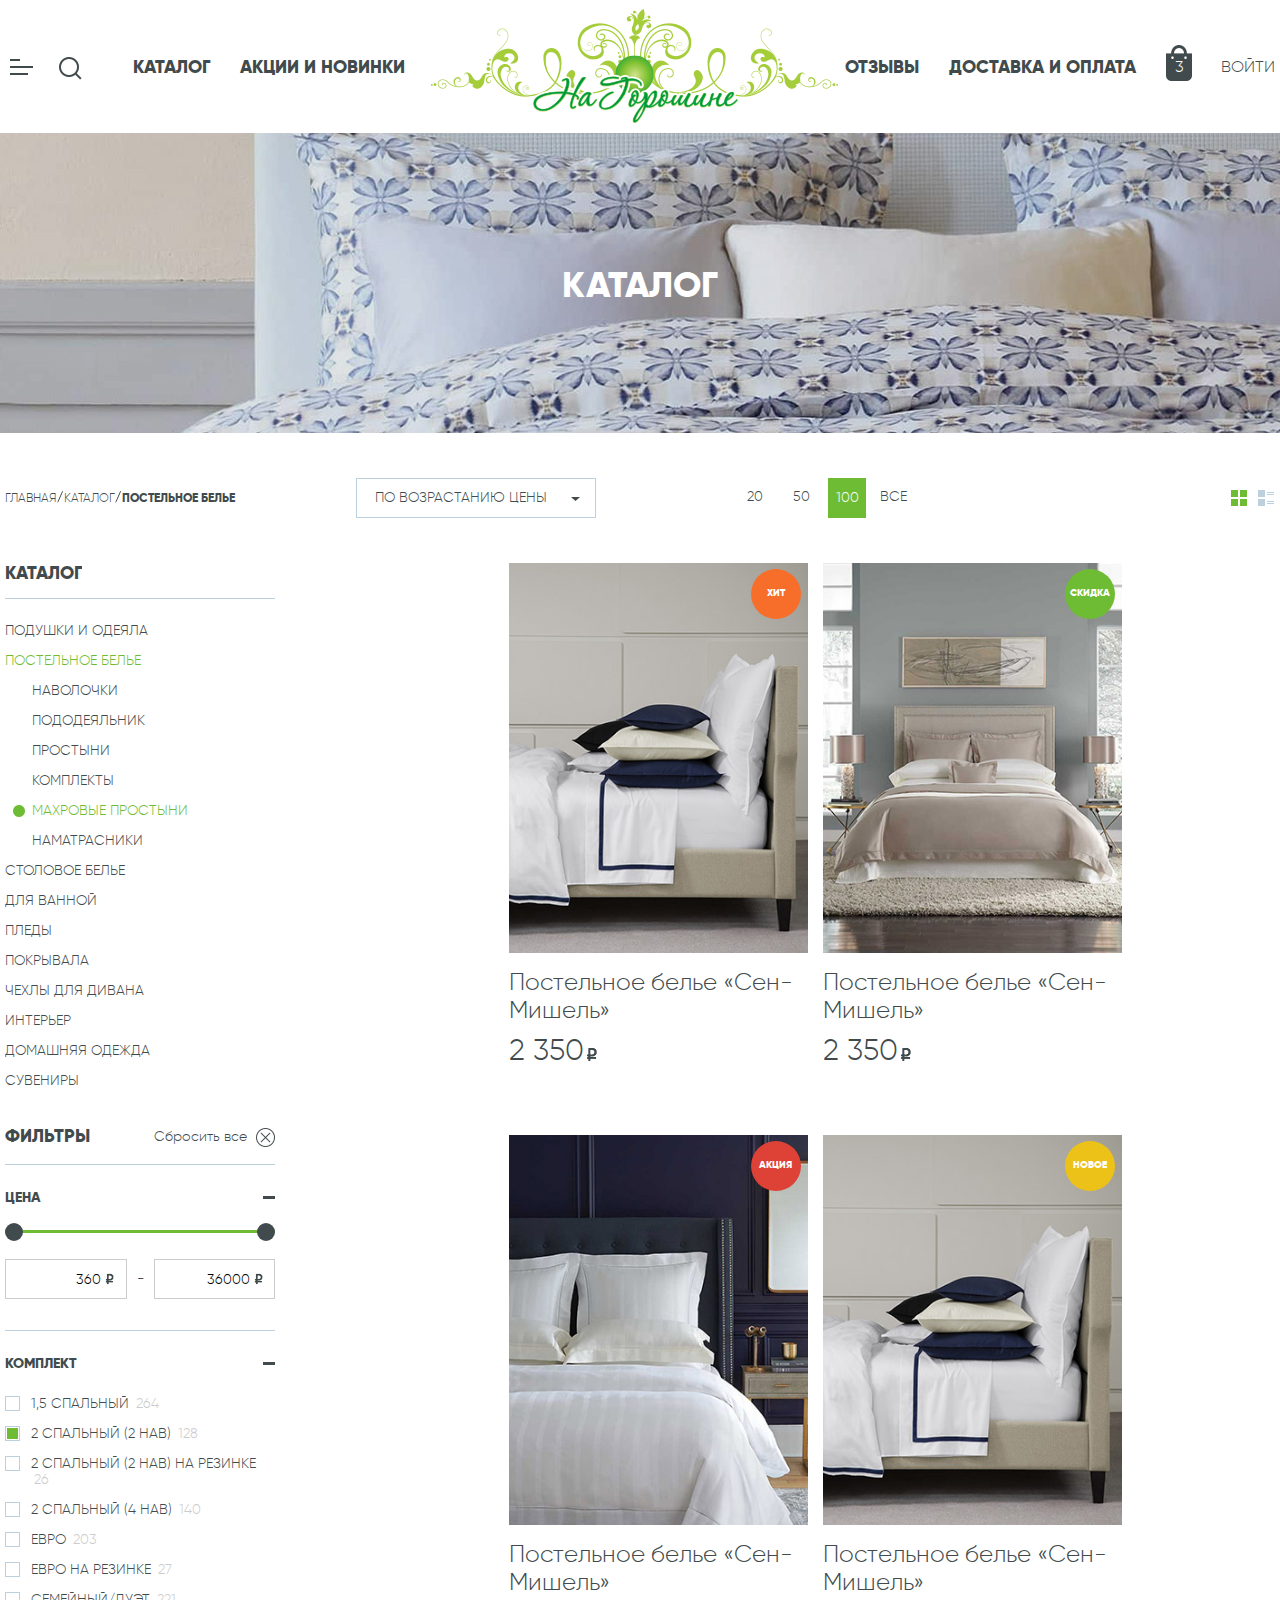
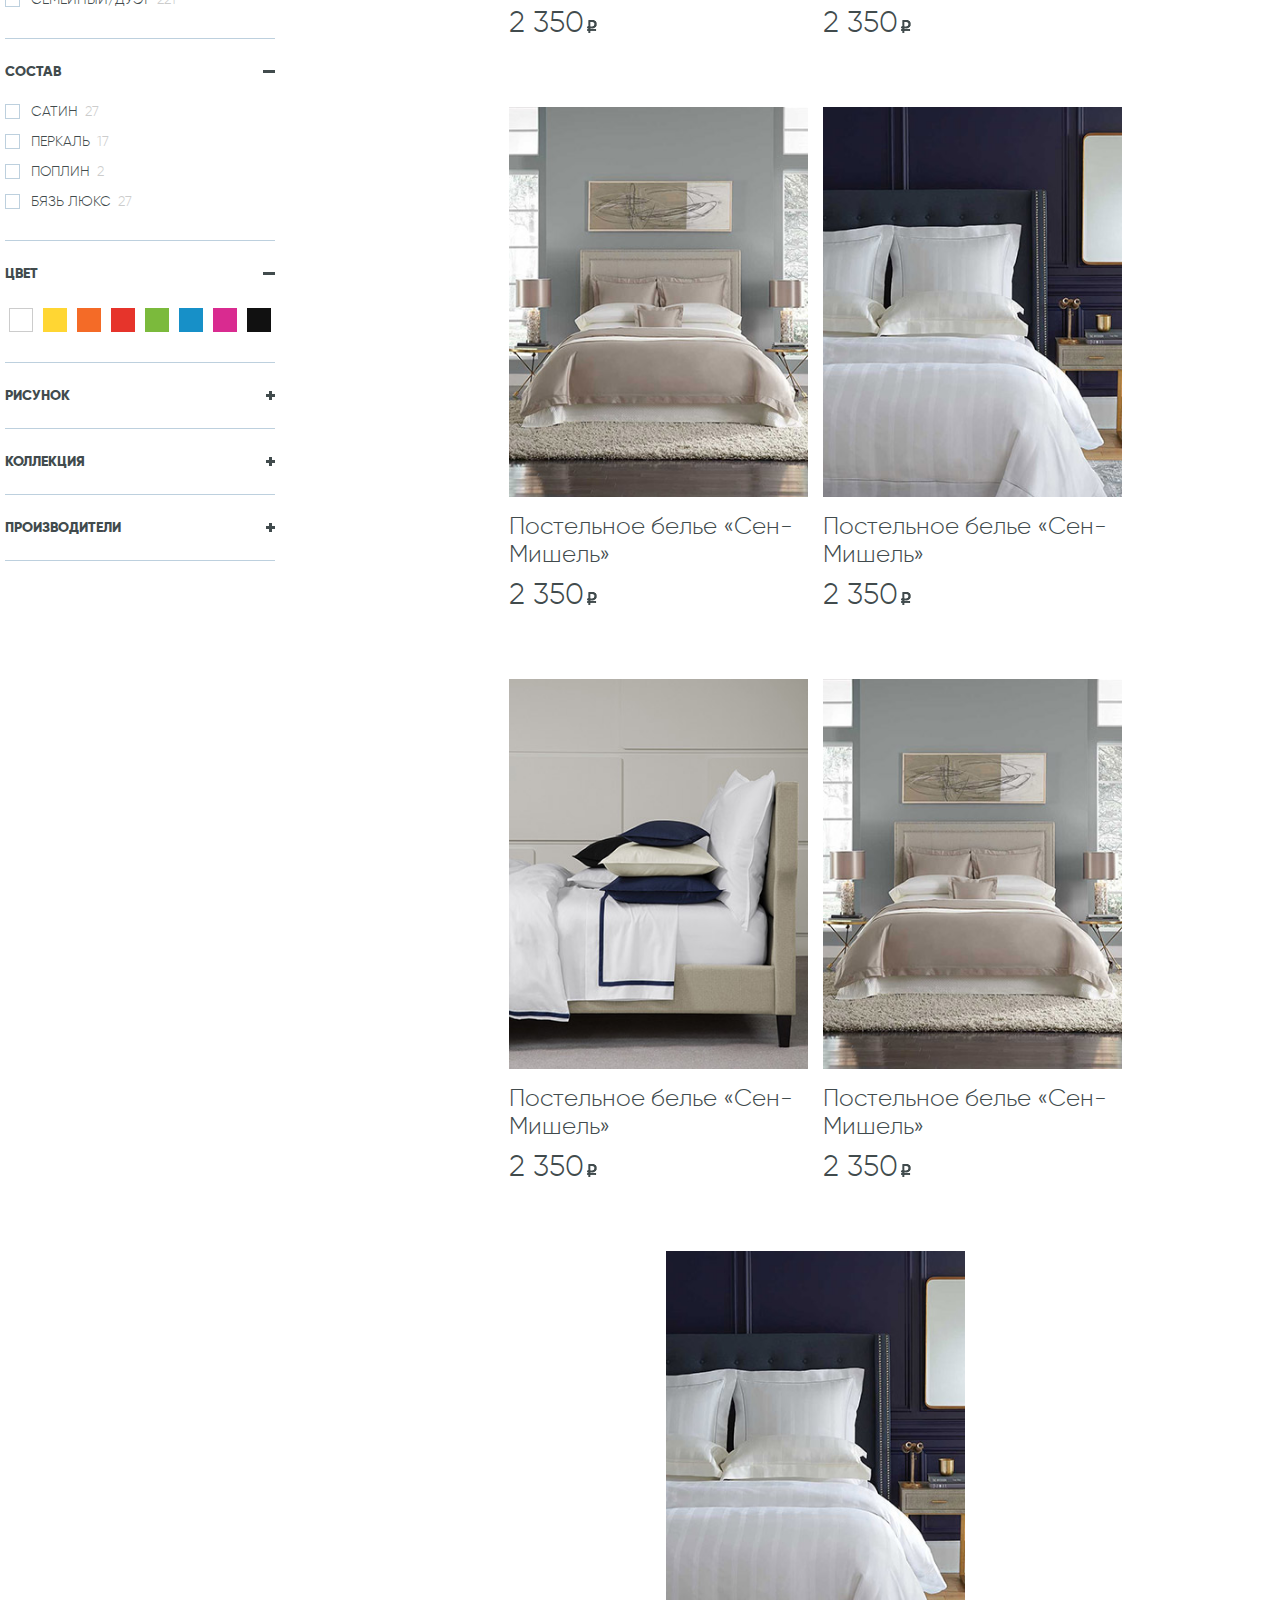
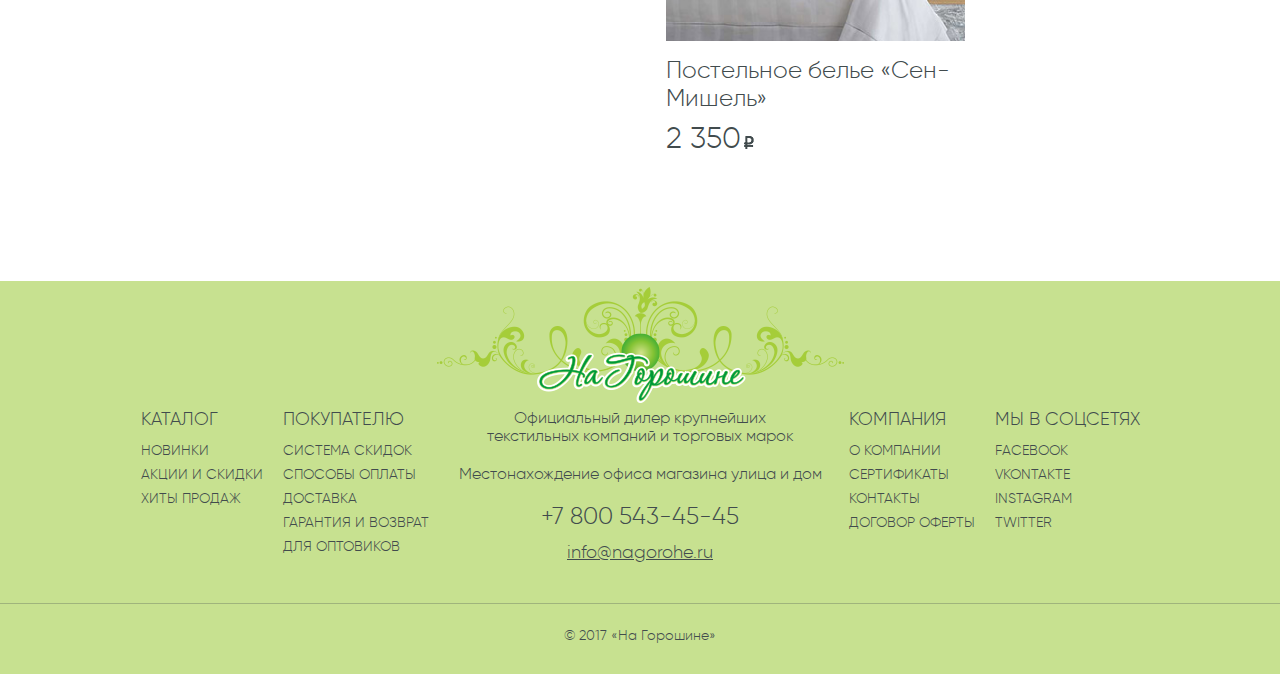
<file: Catalog_2.html>
<!DOCTYPE html>
<html lang="ru">
<head>
	<meta charset="utf-8">
	<meta name="viewport" content="width=device-width, initial-scale=1.0 " />
	<title>На горошине</title>
	<link media="all" rel="stylesheet" href="css/fancybox.css">
	<link media="all" rel="stylesheet" href="css/jquery-ui-1.9.2.custom.min.css">
	<link media="all" rel="stylesheet" href="css/animate.css">
	<link media="all" rel="stylesheet" href="css/all.css">
	<script src="js/jquery-1.8.3.min.js"></script>
	<script src="js/jquery.main.js"></script>
	<script src="js/jquery.inview.min.js"></script>
	<!--[if lt IE 9]><link rel="stylesheet" href="css/ie.css" /><![endif]-->
	<!--[if IE]><script " src="js/ie.js"></script><![endif]-->
</head>
<body class="catalog">
	<div id="wrapper">
		<div class="wrapper-holder">
			<header id="header">
				<div class="add-menu">
					<a href="#" class="opener"></a>
					<div class="footer-holder">
						<div class="footer-col">
							<a href="#" class="opener">Каталог</a>
							<ul>
								<li><a href="#">Новинки</a></li>
								<li><a href="#">Акции и Скидки</a></li>
								<li><a href="#">Хиты продаж</a></li>
							</ul>
						</div>
						<div class="footer-col">
							<span class="opener">Покупателю</span>
							<ul>
								<li><a href="#">Система скидок</a></li>
								<li><a href="#">Способы оплаты</a></li>
								<li><a href="#">Доставка</a></li>
								<li><a href="#">Гарантия и возврат</a></li>
								<li><a href="#">Для оптовиков</a></li>
							</ul>
						</div>
						<div class="footer-col">
							<span  class="opener">Компания</span>
							<ul>
								<li><a href="#">о компании</a></li>
								<li><a href="#">Сертификаты</a></li>
								<li><a href="#">Контакты</a></li>
								<li><a href="#">Договор оферты</a></li>
							</ul>
						</div>
						<div class="footer-col">
							<span class="opener">Мы в соцсетях</span>
							<ul>
								<li><a href="#">facebook</a></li>
								<li><a href="#">vkontakte</a></li>
								<li><a href="#">instagram</a></li>
								<li><a href="#">twitter</a></li>
							</ul>
						</div>
					</div>
				</div>
				<div class="search">
					<a href="#" class="opener"></a>
					<div class="holder">
						<form action="#">
							<fieldset><input type="text" placeholder="Наприпер, полотенце..." /><input type="submit" value="button" /></fieldset>
						</form>
						<a href="#" class="close opener"></a>
					</div>
				</div>
				<a href="#" class="enter">войти</a>
				<a href="#" class="basket">3</a>
				<strong class="logo"><a href="#">На горошине</a></strong>
				<nav id="nav">
					<a href="#" class="opener"><span></span><span></span><span></span><span></span><span></span><span></span></a>
					<ul>
						<li><a href="#">Каталог</a></li>
						<li><a href="#">Акции и новинки</a></li>
						<li><a href="#">Отзывы</a></li>
						<li><a href="#">доставка и оплата</a></li>
					</ul>
				</nav>
			</header>
			<div class="intro">
				<img src="images/intro2.jpg" alt="image description">
				<h1>каталог</h1>
			</div>
			<div id="main">
				<aside id="sidebar">
					<ul class="breadcrumbs">
						<li><a href="#">главная</a></li>
						<li><a href="#">каталог</a></li>
						<li>постельное белье</li>
					</ul>
					<div class="sidebar-box">
						<span class="title"><h2 class="opener">Каталог</h2></span>
						<ul class="main-nav box">
							<li><a href="#">Подушки и одеяла</a></li>
							<li class="active">
								<a href="#">Постельное белье</a>
								<ul>
									<li><a href="#">Наволочки</a></li>
									<li><a href="#">Пододеяльник</a></li>
									<li><a href="#">Простыни</a></li>
									<li><a href="#">комплекты</a></li>
									<li class="active"><a href="#">Махровые простыни</a></li>
									<li><a href="#">Наматрасники</a></li>
								</ul>
							</li>
							<li><a href="#">Столовое белье</a></li>
							<li><a href="#">Для ванной</a></li>
							<li><a href="#">Пледы</a></li>
							<li><a href="#">Покрывала</a></li>
							<li><a href="#">Чехлы для дивана</a></li>
							<li><a href="#">Интерьер</a></li>
							<li><a href="#">Домашняя одежда</a></li>
							<li><a href="#">Сувениры</a></li>
						</ul>
					</div>
					<div class="sidebar-box">
						<span class="title"><h2 class="opener">фильтры</h2> <a class="reset" href="#">Сбросить все</a></span>
						<form class="filter-box box">
							<fieldset>
								<div class="filter active">
									<a href="#" class="opener">цена <span class="button"><span></span><span></span></span></a>
									<div class="slider-range box">
										<div id="slider"></div>
										<div class="row">
											<input type="text" class="sliderValue" data-index="0" value="360" />
											<span>-</span>
											<input type="text" class="sliderValue" data-index="1" value="36000" />
										</div>
									</div>
								</div>
								<div class="filter active">
									<a href="#" class="opener">Комплект <span class="button"><span></span><span></span></span></a>
									<ul class="box">
										<li><input type="checkbox" id="label1_1" /><label for="label1_1">1,5 спальный <span>264</span></label></li>
										<li><input type="checkbox" checked="checked" id="label1_2" /><label for="label1_2">2 спальный (2 нав) <span>128</span></label></li>
										<li><input type="checkbox" id="label1_3" /><label for="label1_3">2 спальный (2 нав) на резинке <span>26</span></label></li>
										<li><input type="checkbox" id="label1_4" /><label for="label1_4">2 спальный (4 нав) <span>140</span></label></li>
										<li><input type="checkbox" id="label1_5" /><label for="label1_5">Евро <span>203</span></label></li>
										<li><input type="checkbox" id="label1_6" /><label for="label1_6">Евро на резинке <span>27</span></label></li>
										<li><input type="checkbox" id="label1_7" /><label for="label1_7">Семейный/Дуэт <span>221</span></label></li>
									</ul>
								</div>
								<div class="filter active">
									<a href="#" class="opener">состав <span class="button"><span></span><span></span></span></a>
									<ul class="box">
										<li><input type="checkbox" id="label2_1" /><label for="label2_1">Сатин <span>27</span></label></li>
										<li><input type="checkbox" id="label2_2" /><label for="label2_2">Перкаль <span>17</span></label></li>
										<li><input type="checkbox" id="label2_3" /><label for="label2_3">Поплин <span>2</span></label></li>
										<li><input type="checkbox" id="label2_4" /><label for="label2_4">Бязь люкс <span>27</span></label></li>
									</ul>
								</div>
								<div class="filter active">
									<a href="#" class="opener">Цвет <span class="button"><span></span><span></span></span></a>
									<ul class="box color">
										<li><span class="while" ><input type="checkbox" /></span></li>
										<li><span class="yellow"><input type="checkbox" /></span></li>
										<li><span class="orang"><input type="checkbox" /></span></li>
										<li><span class="red"><input type="checkbox" /></span></li>
										<li><span class="green"><input type="checkbox" /></span></li>
										<li><span class="blue"><input type="checkbox" /></span></li>
										<li><span class="pink"><input type="checkbox" /></span></li>
										<li><span class="black"><input type="checkbox" /></span></li>
									</ul>
								</div>
								<div class="filter">
									<a href="#" class="opener">Рисунок <span class="button"><span></span><span></span></span></a>
								</div>
								<div class="filter">
									<a href="#" class="opener">Коллекция <span class="button"><span></span><span></span></span></a>
								</div>
								<div class="filter">
									<a href="#" class="opener">Производители <span class="button"><span></span><span></span></span></a>
								</div>
							</fieldset>
						</form>
					</div>
				</aside>
				<div id="content">
					<div class="page_view">
						<form action="#" class="sort">
							<fieldset>
								<select>
									<option>по возрастанию цены</option>
									<option>по возрастанию цены2</option>
								</select>
							</fieldset>
						</form>
						<ul class="view">
							<li class="active"><a class="big" href="#"></a></li>
							<li><a class="small" href="#"></a></li>
						</ul>
						<ul class="pagination-list">
							<li><a href="#">20</a></li>
							<li><a href="#">50</a></li>
							<li class="active">100</li>
							<li><a href="#">все</a></li>
						</ul>
					</div>
					<section class="promo-container promo-container-small">
						<article class="promo-row">
							<div class="picture">
								<a href="#popup1" class="lightbox">
									<img src="images/img3.jpg" alt="image description">
									<span class="top">хит</span>
									<span class="button">быстрый просмотр</span>
								</a>
							</div>
							<div class="text">
								<div class="title-row">
									<span class="name"><a href="#">Постельное белье «Сен-Мишель»</a></span>
									<span class="price">2 350</span>
								</div>
							</div>
						</article>
						<article class="promo-row">
							<div class="picture">
								<a href="#popup1" class="lightbox">
									<img src="images/img4.jpg" alt="image description">
									<span class="top discount">скидка</span>
									<span class="button">быстрый просмотр</span>
								</a>
							</div>
							<div class="text">
								<div class="title-row">
									<span class="name"><a href="#">Постельное белье «Сен-Мишель»</a></span>
									<span class="price">2 350</span>
								</div>
							</div>
						</article>
						<article class="promo-row">
							<div class="picture">
								<a href="#popup1" class="lightbox">
									<img src="images/img5.jpg" alt="image description">
									<span class="top stock">акция</span>
									<span class="button">быстрый просмотр</span>
								</a>
							</div>
							<div class="text">
								<div class="title-row">
									<span class="name"><a href="#">Постельное белье «Сен-Мишель»</a></span>
									<span class="price">2 350</span>
								</div>
							</div>
						</article>
						<article class="promo-row">
							<div class="picture">
								<a href="#popup1" class="lightbox">
									<img src="images/img3.jpg" alt="image description">
									<span class="top new">Новое</span>
									<span class="button">быстрый просмотр</span>
								</a>
							</div>
							<div class="text">
								<div class="title-row">
									<span class="name">Постельное белье «Сен-Мишель»</span>
									<span class="price">2 350</span>
								</div>
							</div>
						</article>
						<article class="promo-row">
							<div class="picture">
								<a href="#popup1" class="lightbox">
									<img src="images/img4.jpg" alt="image description">
									<span class="button">быстрый просмотр</span>
								</a>
							</div>
							<div class="text">
								<div class="title-row">
									<span class="name">Постельное белье «Сен-Мишель»</span>
									<span class="price">2 350</span>
								</div>
							</div>
						</article>
						<article class="promo-row">
							<div class="picture">
								<a href="#popup1" class="lightbox">
									<img src="images/img5.jpg" alt="image description">
									<span class="button">быстрый просмотр</span>
								</a>
							</div>
							<div class="text">
								<div class="title-row">
									<span class="name">Постельное белье «Сен-Мишель»</span>
									<span class="price">2 350</span>
								</div>
							</div>
						</article>
						<article class="promo-row">
							<div class="picture">
								<a href="#popup1" class="lightbox">
									<img src="images/img3.jpg" alt="image description">
									<span class="button">быстрый просмотр</span>
								</a>
							</div>
							<div class="text">
								<div class="title-row">
									<span class="name">Постельное белье «Сен-Мишель»</span>
									<span class="price">2 350</span>
								</div>
							</div>
						</article>
						<article class="promo-row">
							<div class="picture">
								<a href="#popup1" class="lightbox">
									<img src="images/img4.jpg" alt="image description">
									<span class="button">быстрый просмотр</span>
								</a>
							</div>
							<div class="text">
								<div class="title-row">
									<span class="name">Постельное белье «Сен-Мишель»</span>
									<span class="price">2 350</span>
								</div>
							</div>
						</article>
						<article class="promo-row">
							<div class="picture">
								<a href="#popup1" class="lightbox">
									<img src="images/img5.jpg" alt="image description">
									<span class="button">быстрый просмотр</span>
								</a>
							</div>
							<div class="text">
								<div class="title-row">
									<span class="name">Постельное белье «Сен-Мишель»</span>
									<span class="price">2 350</span>
								</div>
							</div>
						</article>
					</section>
				</div>
			</div>
		</div>
		<footer id="footer">
			<div class="wrapper-holder">
				<strong class="add-logo"><a href="#">На горошине</a></strong>
				<div class="info-footer">
					<p>Официальный дилер крупнейших<br /> текстильных компаний и торговых марок</p>
					<p>Местонахождение офиса магазина улица и дом</p>
					<span class="phone">+7 800 543-45-45</span>
					<span><a href="mailto:info@nagorohe.ru">info@nagorohe.ru</a></span>
				</div>
				<div class="footer-holder">
					<div class="footer-col">
						<a href="#" class="opener">Каталог</a>
						<ul>
							<li><a href="#">Новинки</a></li>
							<li><a href="#">Акции и Скидки</a></li>
							<li><a href="#">Хиты продаж</a></li>
						</ul>
					</div>
					<div class="footer-col">
						<span class="opener">Покупателю</span>
						<ul>
							<li><a href="#">Система скидок</a></li>
							<li><a href="#">Способы оплаты</a></li>
							<li><a href="#">Доставка</a></li>
							<li><a href="#">Гарантия и возврат</a></li>
							<li><a href="#">Для оптовиков</a></li>
						</ul>
					</div>
					<div class="footer-col">
						<span  class="opener">Компания</span>
						<ul>
							<li><a href="#">о компании</a></li>
							<li><a href="#">Сертификаты</a></li>
							<li><a href="#">Контакты</a></li>
							<li><a href="#">Договор оферты</a></li>
						</ul>
					</div>
					<div class="footer-col">
						<span class="opener">Мы в соцсетях</span>
						<ul>
							<li><a href="#">facebook</a></li>
							<li><a href="#">vkontakte</a></li>
							<li><a href="#">instagram</a></li>
							<li><a href="#">twitter</a></li>
						</ul>
					</div>
				</div>
				<div class="copyright">
					<p> &copy; 2017 «На Горошине»</p>
				</div>
			</div>
		</footer>
	</div>
	<div class="popup-holder">
		<div id="popup1" class="lightbox promo-row">
			<div class="slideshow">
				<div class="mask">
					<div class="slide"><img src="images/img6.jpg" alt="image description"></div>
					<div class="slide"><img src="images/img6.jpg" alt="image description"></div>
					<div class="slide"><img src="images/img6.jpg" alt="image description"></div>
				</div>
				<span class="top">хит</span>
				<div class="pagination"></div>
			</div>
			<div class="text">
				<div class="title-row">
					<span class="name"><a href="#">Постельное белье «Сен-Мишель»</a></span>
					<span class="row">
						<span class="firm-logo"><img src="images/ico1.png" alt="image description"></span>
						<span class="code">Артикул: 848541-043</span>
					</span>
					<p>Постельное бельe  производится из бязи-люкс. Бязь-люкс - ткань более мягкая, лучше впитывает влагу и имеет высокую плотность, так как пряжа производится из более высоких сортов хлопка.</p>
				</div>
				<form action="#" class="row-form">
					<fieldset>
						<div class="footer-columns">
							<div class="column">
								<div class="col">
									<span class="title">размер</span>
									<div class="select size">
										<select>
											<option>1.5-спальное</option>
											<option>2 спальный</option>
										</select>
									</div>
								</div>
								<div class="col">
									<span class="title">Цвет</span>
									<ul class="color">
										<li><span class="while" ><input type="radio" name="radio1" /></span></li>
										<li><span class="cream"><input type="radio" name="radio1" /></span></li>
										<li><span class="grey"><input type="radio" checked="checked" name="radio1" /></span></li>
										<li><span class="dark-cream"><input type="radio" name="radio1" /></span></li>
										<li><span class="cream"><input type="radio" name="radio1" /></span></li>
									</ul>
								</div>
								<div class="col">
									<span class="title">количество</span>
									<div class="select amount">
										<select>
											<option>1</option>
											<option>2</option>
										</select>
									</div>
								</div>
							</div>
							<div class="column">
								<div class="col">
									<span class="title">в наличии</span>
									<ul class="in_stock">
										<li></li>
										<li></li>
										<li></li>
										<li></li>
										<li></li>
										<li class="empty"></li>
									</ul>
								</div>
								<div class="col">
									<span class="title">комплект</span>
									<dl class="set">
										<dt>наволочки:</dt>
										<dd>70х70 см</dd>
										<dt>пододеяльник:</dt>
										<dd>175х215 см</dd>
										<dt>простыня:</dt>
										<dd>220х240 см</dd>
									</dl>
								</div>
								<div class="col">
									<span class="title">состав</span>
									<p>100% хлопок</p>
								</div>
							</div>
						</div>
						<div class="row">
							<span class="price">17 350</span>
							<input type="button" value="в корзину" />
						</div>
					</fieldset>
				</form>
				<div class="share-row">
					<span>поделиться</span>
					<ul>
						<li><a href="#" class="f">f</a></li>
						<li><a href="#" class="vk">vk</a></li>
						<li><a href="#" class="tw">tw</a></li>
						<li><a href="#" class="in">in</a></li>
					</ul>
				</div>
			</div>
		</div>
	</div>
</body>
</html>
</file>
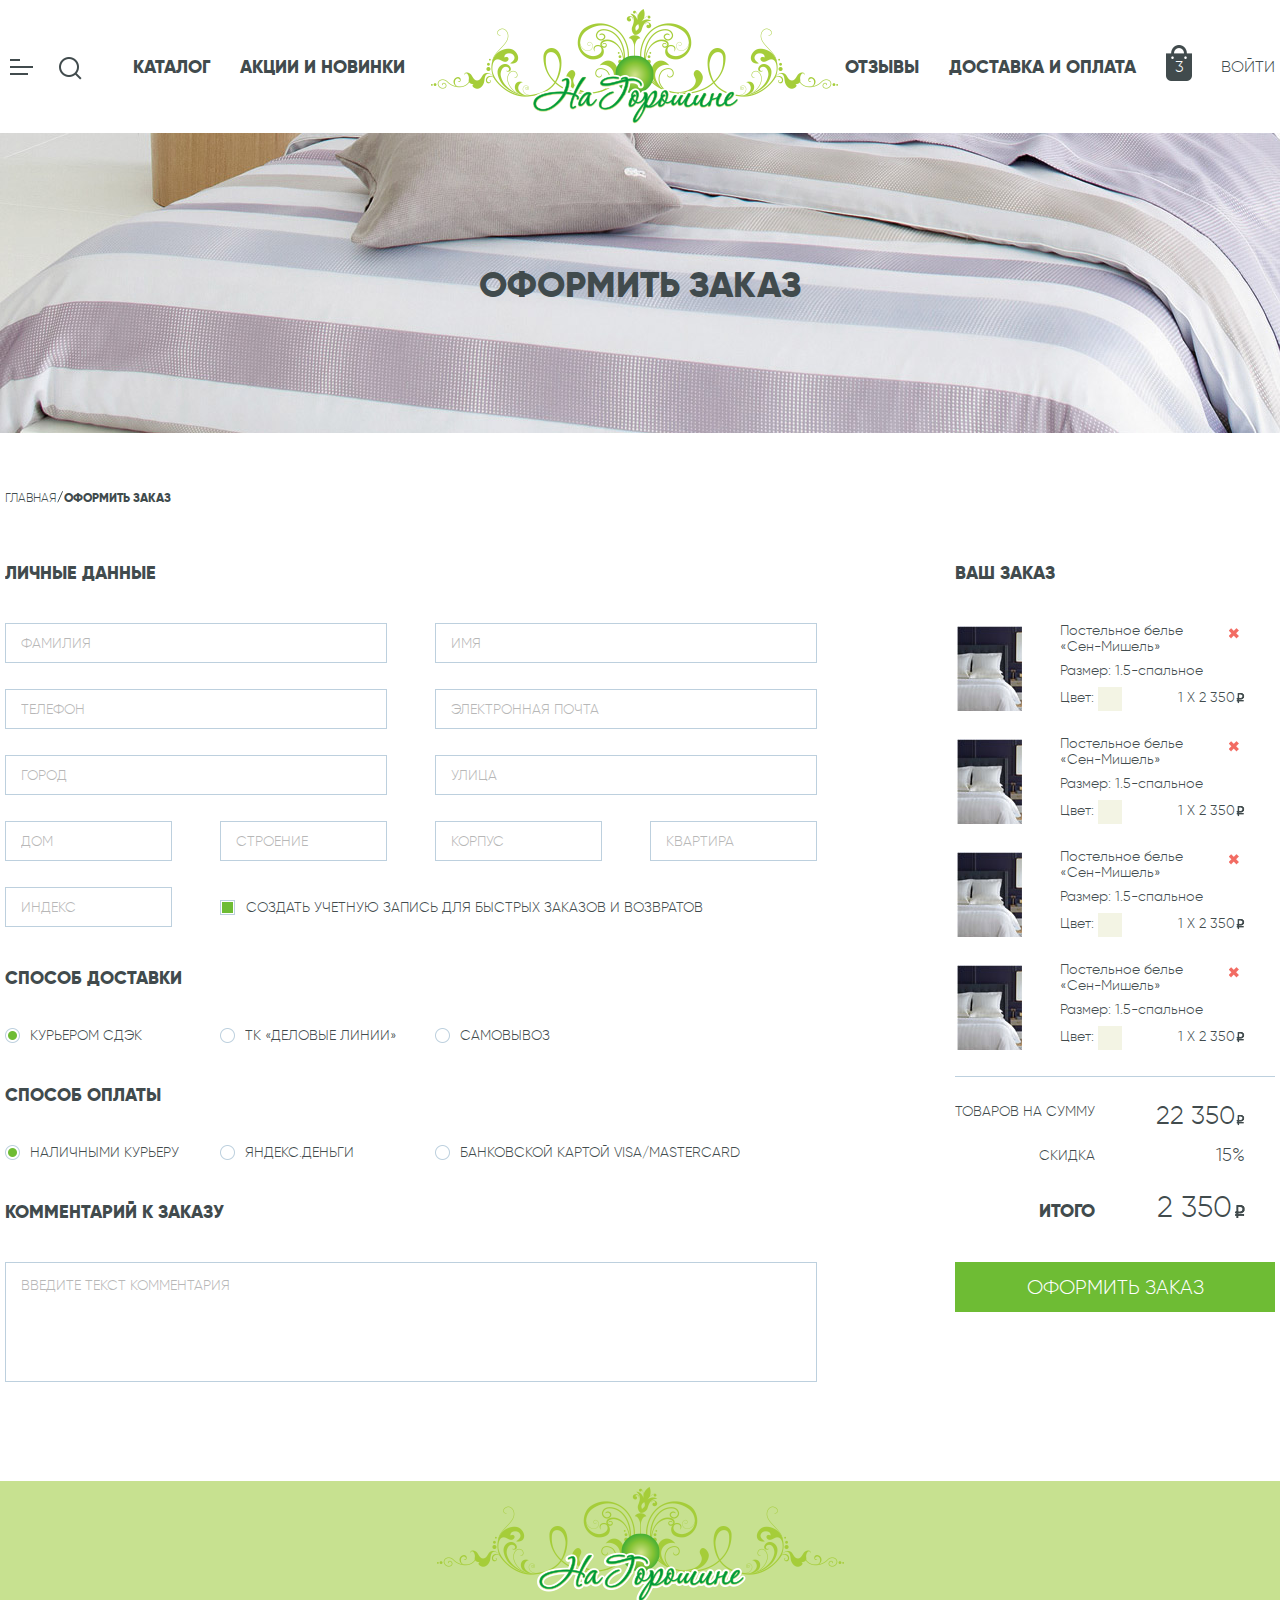
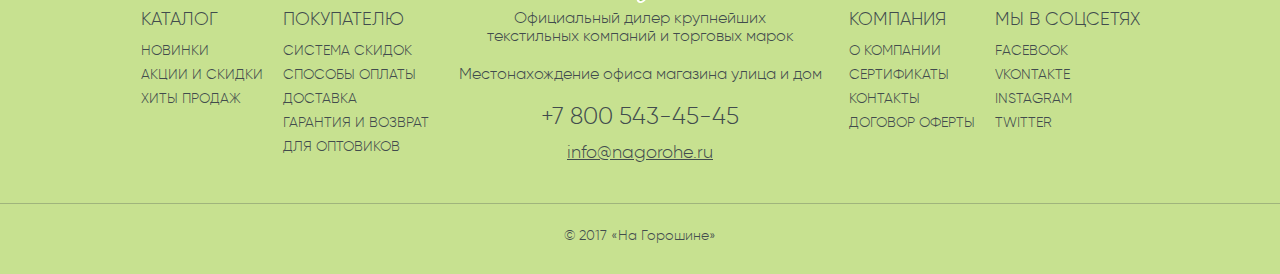
<file: Checkout.html>
<!DOCTYPE html>
<html lang="ru">
<head>
	<meta charset="utf-8">
	<meta name="viewport" content="width=device-width, initial-scale=1.0 " />
	<title>На горошине</title>
	<link media="all" rel="stylesheet" href="css/fancybox.css">
	<link media="all" rel="stylesheet" href="css/jquery-ui-1.9.2.custom.min.css">
	<link media="all" rel="stylesheet" href="css/animate.css">
	<link media="all" rel="stylesheet" href="css/all.css">
	<script src="js/jquery-1.8.3.min.js"></script>
	<script src="js/jquery.main.js"></script>
	<script src="js/jquery.inview.min.js"></script>
	<!--[if lt IE 9]><link rel="stylesheet" href="css/ie.css" /><![endif]-->
	<!--[if IE]><script " src="js/ie.js"></script><![endif]-->
</head>
<body>
	<div id="wrapper">
		<div class="wrapper-holder">
			<header id="header">
				<div class="add-menu">
					<a href="#" class="opener"></a>
					<div class="footer-holder">
						<div class="footer-col">
							<a href="#" class="opener">Каталог</a>
							<ul>
								<li><a href="#">Новинки</a></li>
								<li><a href="#">Акции и Скидки</a></li>
								<li><a href="#">Хиты продаж</a></li>
							</ul>
						</div>
						<div class="footer-col">
							<span class="opener">Покупателю</span>
							<ul>
								<li><a href="#">Система скидок</a></li>
								<li><a href="#">Способы оплаты</a></li>
								<li><a href="#">Доставка</a></li>
								<li><a href="#">Гарантия и возврат</a></li>
								<li><a href="#">Для оптовиков</a></li>
							</ul>
						</div>
						<div class="footer-col">
							<span  class="opener">Компания</span>
							<ul>
								<li><a href="#">о компании</a></li>
								<li><a href="#">Сертификаты</a></li>
								<li><a href="#">Контакты</a></li>
								<li><a href="#">Договор оферты</a></li>
							</ul>
						</div>
						<div class="footer-col">
							<span class="opener">Мы в соцсетях</span>
							<ul>
								<li><a href="#">facebook</a></li>
								<li><a href="#">vkontakte</a></li>
								<li><a href="#">instagram</a></li>
								<li><a href="#">twitter</a></li>
							</ul>
						</div>
					</div>
				</div>
				<div class="search">
					<a href="#" class="opener"></a>
					<div class="holder">
						<form action="#">							<fieldset><input type="text" placeholder="Наприпер, полотенце..." /><input type="submit" value="button" /></fieldset>						</form>
						<a href="#" class="close opener"></a>
					</div>
				</div>
				<a href="#" class="enter">войти</a>
				<a href="#" class="basket">3</a>
				<strong class="logo"><a href="#">На горошине</a></strong>
				<nav id="nav">
					<a href="#" class="opener"><span></span><span></span><span></span><span></span><span></span><span></span></a>
					<ul>
						<li><a href="#">Каталог</a></li>
						<li><a href="#">Акции и новинки</a></li>
						<li><a href="#">Отзывы</a></li>
						<li><a href="#">доставка и оплата</a></li>
					</ul>
				</nav>
			</header>
			<div class="intro">
				<img src="images/intro4.jpg" alt="image description">
				<h1>оформить заказ</h1>
			</div>
			<div id="content">
				<ul class="breadcrumbs">
					<li><a href="#">главная</a></li>
					<li>оформить заказ</li>
				</ul>
				<form action="#" class="checkout-form basket-form">					<fieldset>
						<div class="col-form">
							<div class="box">								<h2>личные данные</h2>								<div class="row big">									<div class="text"><input type="text" placeholder="Фамилия" /></div>									<div class="text"><input type="text" placeholder="Имя" /></div>
									<div class="text"><input type="text" placeholder="телефон" /></div>
									<div class="text"><input type="email" placeholder="электронная почта" /></div>
									<div class="text"><input type="text" placeholder="город" /></div>
									<div class="text"><input type="text" placeholder="улица" /></div>
								</div>
								<div class="row small">
									<div class="text"><input type="text" placeholder="дом" /></div>
									<div class="text"><input type="text" placeholder="строение" /></div>
									<div class="text"><input type="text" placeholder="корпус" /></div>
									<div class="text"><input type="text" placeholder="квартира" /></div>
									<div class="text"><input type="text" placeholder="индекс" /></div>
									<div class="create"><input type="checkbox" checked="checked" id="label1" /><label for="label1">Создать учетную запись для быстрых заказов и возвратов</label></div>
								</div>
							</div>
							<div class="box">								<h2>Способ доставки</h2>								<div class="row radio">
									<div class="text"><input type="radio" name="radio1" checked="checked" id="label2_1" /><label for="label2_1">курьером сдэк</label></div>
									<div class="text"><input type="radio" name="radio1" id="label2_2" /><label for="label2_2">ТК «Деловые линии»</label></div>
									<div class="text"><input type="radio" name="radio1" id="label2_3" /><label for="label2_3">самовывоз</label></div>
									<!--<div class="text"><input type="radio" name="radio1" id="label2_4" /><label for="label2_4">почта россии</label></div>-->
								</div>
							</div>
							<div class="box">
								<h2>Способ оплаты</h2>
								<div class="row radio">
									<div class="text"><input type="radio" name="radio2" checked="checked" id="label3_1" /><label for="label3_1">наличными курьеру</label></div>
									<div class="text"><input type="radio" name="radio2" id="label3_3" /><label for="label3_3">яндекс.деньги</label></div>
									<div class="text create"><input type="radio" name="radio2" id="label3_2" /><label for="label3_2">банковской картой visa/mastercard</label></div>
								</div>
							</div>
							<div class="box">
								<h2>комментарий к заказу</h2>
								<div class="row textarea">
									<textarea cols="30" rows="10">введите текст комментария</textarea>
								</div>
							</div>
						</div>
						<div class="col-promo row-form">
							<h2>ваш заказ</h2>
							<div class="basket-container">								<div class="promo-row">
									<div class="picture"><img src="images/img13.jpg" alt="image description"/></div>
									<div class="text">
										<span class="row">Постельное белье «Сен-Мишель»</span>
										<span class="row">Размер: 1.5-спальное</span>
										<span class="row line">
											<span class="color-line">Цвет: <span class="color cream"></span></span>
											<span class="price">1 х 2 350</span>
										</span>
										<a href="#" class="del">del</a>
									</div>
								</div>
								<div class="promo-row">
									<div class="picture"><img src="images/img13.jpg" alt="image description"/></div>
									<div class="text">
										<span class="row">Постельное белье «Сен-Мишель»</span>
										<span class="row">Размер: 1.5-спальное</span>
										<span class="row line">
											<span class="color-line">Цвет: <span class="color cream"></span></span>
											<span class="price">1 х 2 350</span>
										</span>
										<a href="#" class="del">del</a>
									</div>
								</div>
								<div class="promo-row">
									<div class="picture"><img src="images/img13.jpg" alt="image description"/></div>
									<div class="text">
										<span class="row">Постельное белье «Сен-Мишель»</span>
										<span class="row">Размер: 1.5-спальное</span>
										<span class="row line">
											<span class="color-line">Цвет: <span class="color cream"></span></span>
											<span class="price">1 х 2 350</span>
										</span>
										<a href="#" class="del">del</a>
									</div>
								</div>
								<div class="promo-row">
									<div class="picture"><img src="images/img13.jpg" alt="image description"/></div>
									<div class="text">
										<span class="row">Постельное белье «Сен-Мишель»</span>
										<span class="row">Размер: 1.5-спальное</span>
										<span class="row line">
											<span class="color-line">Цвет: <span class="color cream"></span></span>
											<span class="price">1 х 2 350</span>
										</span>
										<a href="#" class="del">del</a>
									</div>
								</div>							</div>
							<div class="sum-box">
								<dl>
									<dt>Товаров на сумму</dt>
									<dd><span class="price">22 350</span></dd>
									<dt>Скидка</dt>
									<dd>15%</dd>
									<dt class="sum">Итого</dt>
									<dd class="sum"><span class="price">2 350</span></dd>
								</dl>
							</div>
							<div class="row"><input type="button" class="next" value="оформить заказ" /></div>
						</div>
					</fieldset>				</form>
			</div>
		</div>
		<footer id="footer">
			<div class="wrapper-holder">
				<strong class="add-logo"><a href="#">На горошине</a></strong>
				<div class="info-footer">
					<p>Официальный дилер крупнейших<br /> текстильных компаний и торговых марок</p>
					<p>Местонахождение офиса магазина улица и дом</p>
					<span class="phone">+7 800 543-45-45</span>
					<span><a href="mailto:info@nagorohe.ru">info@nagorohe.ru</a></span>
				</div>
				<div class="footer-holder">
					<div class="footer-col">
						<a href="#" class="opener">Каталог</a>
						<ul>
							<li><a href="#">Новинки</a></li>
							<li><a href="#">Акции и Скидки</a></li>
							<li><a href="#">Хиты продаж</a></li>
						</ul>
					</div>
					<div class="footer-col">
						<span class="opener">Покупателю</span>
						<ul>
							<li><a href="#">Система скидок</a></li>
							<li><a href="#">Способы оплаты</a></li>
							<li><a href="#">Доставка</a></li>
							<li><a href="#">Гарантия и возврат</a></li>
							<li><a href="#">Для оптовиков</a></li>
						</ul>
					</div>
					<div class="footer-col">
						<span  class="opener">Компания</span>
						<ul>
							<li><a href="#">о компании</a></li>
							<li><a href="#">Сертификаты</a></li>
							<li><a href="#">Контакты</a></li>
							<li><a href="#">Договор оферты</a></li>
						</ul>
					</div>
					<div class="footer-col">
						<span class="opener">Мы в соцсетях</span>
						<ul>
							<li><a href="#">facebook</a></li>
							<li><a href="#">vkontakte</a></li>
							<li><a href="#">instagram</a></li>
							<li><a href="#">twitter</a></li>
						</ul>
					</div>
				</div>
				<div class="copyright">
					<p> &copy; 2017 «На Горошине»</p>
				</div>
			</div>
		</footer>
	</div>
</body>
</html>
</file>
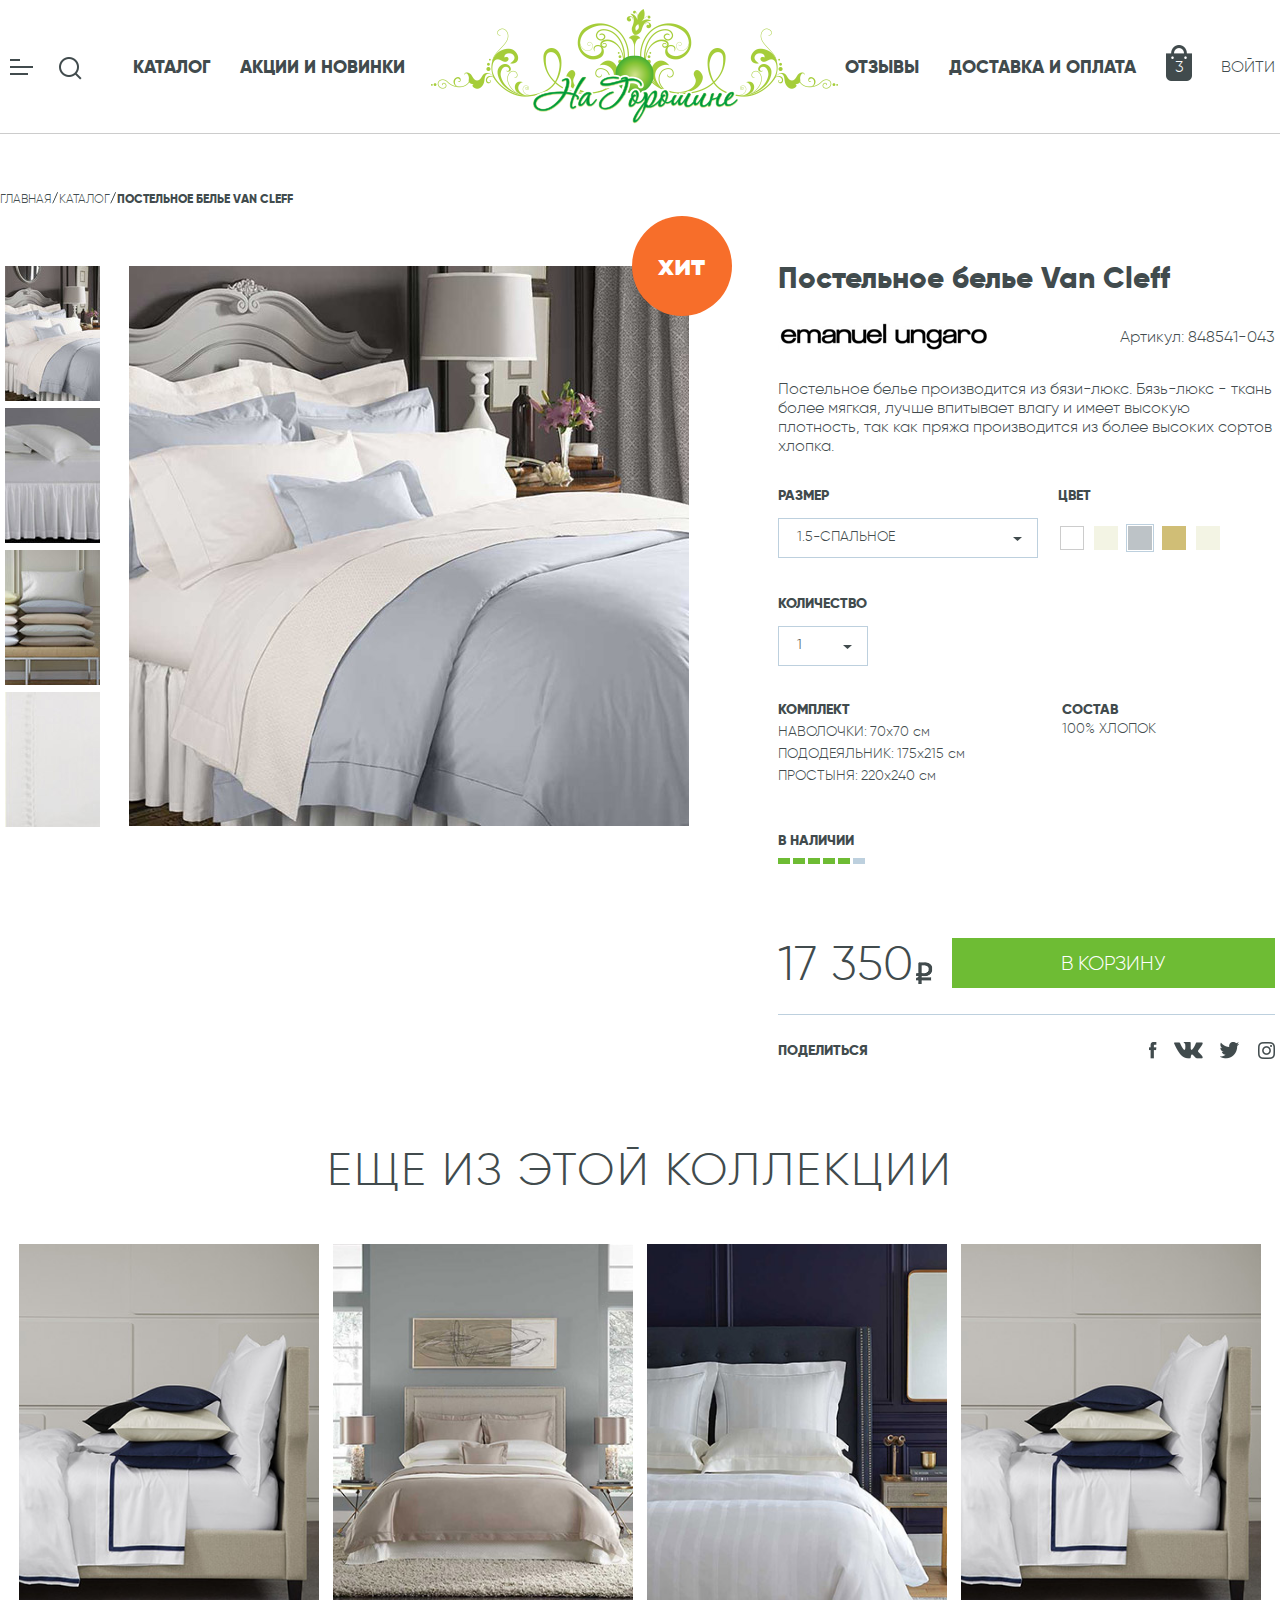
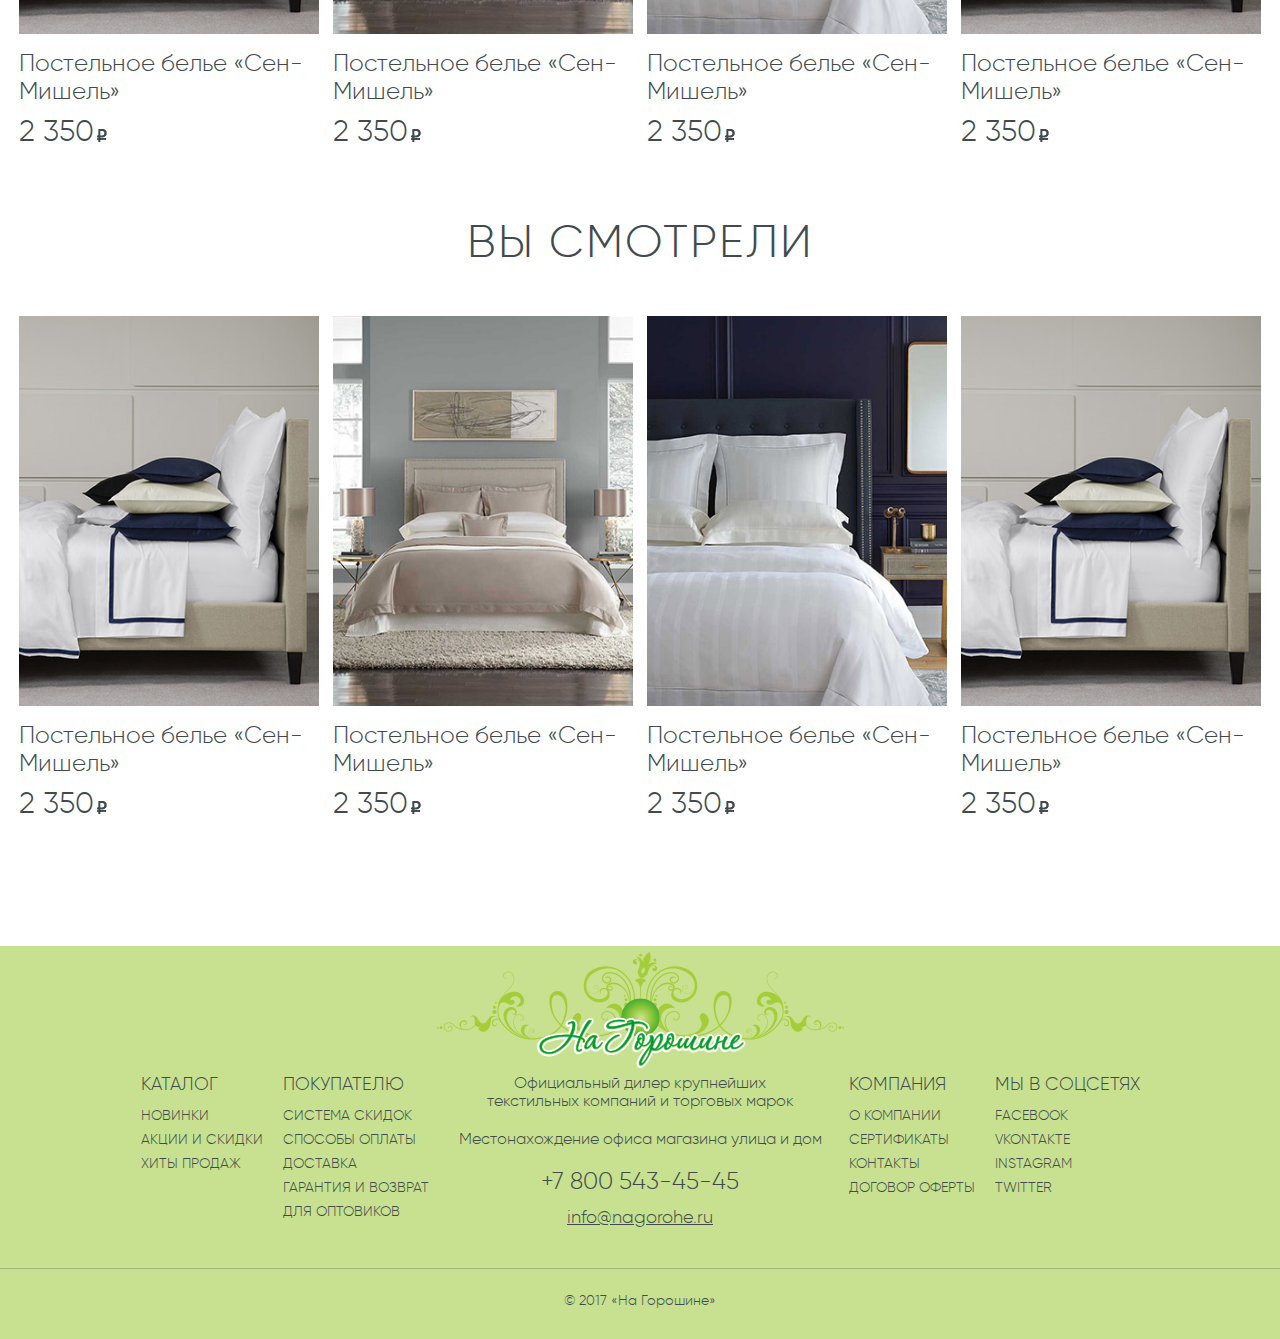
<file: one product.html>
<!DOCTYPE html>
<html lang="ru">
<head>
	<meta charset="utf-8">
	<meta name="viewport" content="width=device-width, initial-scale=1.0 " />
	<title>На горошине</title>
	<link media="all" rel="stylesheet" href="css/fancybox.css">
	<link media="all" rel="stylesheet" href="css/jquery-ui-1.9.2.custom.min.css">
	<link media="all" rel="stylesheet" href="css/animate.css">
	<link media="all" rel="stylesheet" href="css/all.css">
	<script src="js/jquery-1.8.3.min.js"></script>
	<script src="js/jquery.main.js"></script>
	<script src="js/jquery.inview.min.js"></script>
	<!--[if lt IE 9]><link rel="stylesheet" href="css/ie.css" /><![endif]-->
	<!--[if IE]><script " src="js/ie.js"></script><![endif]-->
</head>
<body class="catalog-promo">
	<div id="wrapper">
		<div class="wrapper-holder">
			<header id="header">
				<div class="add-menu">
					<a href="#" class="opener"></a>
					<div class="footer-holder">
						<div class="footer-col">
							<a href="#" class="opener">Каталог</a>
							<ul>
								<li><a href="#">Новинки</a></li>
								<li><a href="#">Акции и Скидки</a></li>
								<li><a href="#">Хиты продаж</a></li>
							</ul>
						</div>
						<div class="footer-col">
							<span class="opener">Покупателю</span>
							<ul>
								<li><a href="#">Система скидок</a></li>
								<li><a href="#">Способы оплаты</a></li>
								<li><a href="#">Доставка</a></li>
								<li><a href="#">Гарантия и возврат</a></li>
								<li><a href="#">Для оптовиков</a></li>
							</ul>
						</div>
						<div class="footer-col">
							<span  class="opener">Компания</span>
							<ul>
								<li><a href="#">о компании</a></li>
								<li><a href="#">Сертификаты</a></li>
								<li><a href="#">Контакты</a></li>
								<li><a href="#">Договор оферты</a></li>
							</ul>
						</div>
						<div class="footer-col">
							<span class="opener">Мы в соцсетях</span>
							<ul>
								<li><a href="#">facebook</a></li>
								<li><a href="#">vkontakte</a></li>
								<li><a href="#">instagram</a></li>
								<li><a href="#">twitter</a></li>
							</ul>
						</div>
					</div>
				</div>
				<div class="search">
					<a href="#" class="opener"></a>
					<div class="holder">
						<form action="#">
							<fieldset><input type="text" placeholder="Наприпер, полотенце..." /><input type="submit" value="button" /></fieldset>
						</form>
						<a href="#" class="close opener"></a>
					</div>
				</div>
				<a href="#" class="enter">войти</a>
				<a href="#" class="basket">3</a>
				<strong class="logo"><a href="#">На горошине</a></strong>
				<nav id="nav">
					<a href="#" class="opener"><span></span><span></span><span></span><span></span><span></span><span></span></a>
					<ul>
						<li><a href="#">Каталог</a></li>
						<li><a href="#">Акции и новинки</a></li>
						<li><a href="#">Отзывы</a></li>
						<li><a href="#">доставка и оплата</a></li>
					</ul>
				</nav>
			</header>
			<div id="main">
				<ul class="breadcrumbs">
					<li><a href="#">главная</a></li>
					<li><a href="#">каталог</a></li>
					<li>Постельное белье Van Cleff</li>
				</ul>
				<div id="content">
					<div class="lightbox promo-row">
						<div class="gallery-col">
							<span class="top">хит</span>
							<div class="gallery-slide">
								<div class="slideset">
									<div class="slide">
										<div class="picture"><img src="images/img11.jpg" alt="image description"  /></div>
									</div>
									<div class="slide">
										<div class="picture"><img src="images/img11.jpg" alt="image description"  /></div>
									</div>
									<div class="slide">
										<div class="picture"><img src="images/img11.jpg" alt="image description"  /></div>
									</div>
									<div class="slide">
										<div class="picture"><img src="images/img11.jpg" alt="image description"  /></div>
									</div>
								</div>
							</div>
							<div class="pagination-gallery">
								<div class="mask">
									<div class="slideset">
										<div class="slide">
											<a class="picture" href="#">
												<img src="images/img7.jpg" alt="image description"  >
											</a>
										</div>
										<div class="slide">
											<a class="picture" href="#">
												<img src="images/img8.jpg" alt="image description"  >
											</a>
										</div>
										<div class="slide">
											<a class="picture" href="#">
												<img src="images/img9.jpg" alt="image description"  >
											</a>
										</div>
										<div class="slide">
											<a class="picture" href="#">
												<img src="images/img10.jpg" alt="image description"  >
											</a>
										</div>
									</div>
								</div>
							</div>
						</div>
						<div class="text">
							<div class="title-row">
								<span class="name"><a href="#">Постельное белье Van Cleff</a></span>
								<span class="row">
									<span class="firm-logo"><img src="images/ico1.png" alt="image description"></span>
									<span class="code">Артикул: 848541-043</span>
								</span>
								<p>Постельное бельe  производится из бязи-люкс. Бязь-люкс - ткань более мягкая, лучше впитывает влагу и имеет высокую плотность, так как пряжа производится из более высоких сортов хлопка.</p>
							</div>
							<form action="#" class="row-form">
								<fieldset>
									<div class="footer-columns">
										<div class="column">
											<div class="col">
												<span class="title">размер</span>
												<div class="select size">
													<select>
														<option>1.5-спальное</option>
														<option>2 спальный</option>
													</select>
												</div>
											</div>
											<div class="col">
												<span class="title">Цвет</span>
												<ul class="color">
													<li><span class="while" ><input type="radio" name="radio1" /></span></li>
													<li><span class="cream"><input type="radio" name="radio1" /></span></li>
													<li><span class="grey"><input type="radio" checked="checked" name="radio1" /></span></li>
													<li><span class="dark-cream"><input type="radio" name="radio1" /></span></li>
													<li><span class="cream"><input type="radio" name="radio1" /></span></li>
												</ul>
											</div>
											<div class="col">
												<span class="title">количество</span>
												<div class="select amount">
													<select>
														<option>1</option>
														<option>2</option>
													</select>
												</div>
											</div>
										</div>
										<div class="column">
											<div class="col">
												<span class="title">комплект</span>
												<dl class="set">
													<dt>наволочки:</dt>
													<dd>70х70 см</dd>
													<dt>пододеяльник:</dt>
													<dd>175х215 см</dd>
													<dt>простыня:</dt>
													<dd>220х240 см</dd>
												</dl>
											</div>
											<div class="col">
												<span class="title">состав</span>
												<p>100% хлопок</p>
											</div>
											<div class="col">
												<span class="title">в наличии</span>
												<ul class="in_stock">
													<li></li>
													<li></li>
													<li></li>
													<li></li>
													<li></li>
													<li class="empty"></li>
												</ul>
											</div>
										</div>
									</div>
									<div class="row">
										<span class="price">17 350</span>
										<input type="button" value="в корзину" />
									</div>
								</fieldset>
							</form>
							<div class="share-row">
								<span>поделиться</span>
								<ul>
									<li><a href="#" class="f">f</a></li>
									<li><a href="#" class="vk">vk</a></li>
									<li><a href="#" class="tw">tw</a></li>
									<li><a href="#" class="in">in</a></li>
								</ul>
							</div>
						</div>
					</div>
					<section class="promo-container promo-container-small">
						<h2>еще из этой коллекции</h2>
						<article class="promo-row">
							<div class="picture">
								<a href="#popup1" class="lightbox">
									<img src="images/img3.jpg" alt="image description">
									<span class="button">быстрый просмотр</span>
								</a>
							</div>
							<div class="text">
								<div class="title-row">
									<span class="name"><a href="#">Постельное белье «Сен-Мишель»</a></span>
									<span class="price">2 350</span>
								</div>
							</div>
						</article>
						<article class="promo-row">
							<div class="picture">
								<a href="#popup1" class="lightbox">
									<img src="images/img4.jpg" alt="image description">
									<span class="button">быстрый просмотр</span>
								</a>
							</div>
							<div class="text">
								<div class="title-row">
									<span class="name"><a href="#">Постельное белье «Сен-Мишель»</a></span>
									<span class="price">2 350</span>
								</div>
							</div>
						</article>
						<article class="promo-row">
							<div class="picture">
								<a href="#popup1" class="lightbox">
									<img src="images/img5.jpg" alt="image description">
									<span class="button">быстрый просмотр</span>
								</a>
							</div>
							<div class="text">
								<div class="title-row">
									<span class="name"><a href="#">Постельное белье «Сен-Мишель»</a></span>
									<span class="price">2 350</span>
								</div>
							</div>
						</article>
						<article class="promo-row">
							<div class="picture">
								<a href="#popup1" class="lightbox">
									<img src="images/img3.jpg" alt="image description">
									<span class="button">быстрый просмотр</span>
								</a>
							</div>
							<div class="text">
								<div class="title-row">
									<span class="name">Постельное белье «Сен-Мишель»</span>
									<span class="price">2 350</span>
								</div>
							</div>
						</article>
					</section>
					<section class="promo-container promo-container-small">
						<h2>вы смотрели</h2>
						<article class="promo-row">
							<div class="picture">
								<a href="#popup1" class="lightbox">
									<img src="images/img3.jpg" alt="image description">
									<span class="button">быстрый просмотр</span>
								</a>
							</div>
							<div class="text">
								<div class="title-row">
									<span class="name"><a href="#">Постельное белье «Сен-Мишель»</a></span>
									<span class="price">2 350</span>
								</div>
							</div>
						</article>
						<article class="promo-row">
							<div class="picture">
								<a href="#popup1" class="lightbox">
									<img src="images/img4.jpg" alt="image description">
									<span class="button">быстрый просмотр</span>
								</a>
							</div>
							<div class="text">
								<div class="title-row">
									<span class="name"><a href="#">Постельное белье «Сен-Мишель»</a></span>
									<span class="price">2 350</span>
								</div>
							</div>
						</article>
						<article class="promo-row">
							<div class="picture">
								<a href="#popup1" class="lightbox">
									<img src="images/img5.jpg" alt="image description">
									<span class="button">быстрый просмотр</span>
								</a>
							</div>
							<div class="text">
								<div class="title-row">
									<span class="name"><a href="#">Постельное белье «Сен-Мишель»</a></span>
									<span class="price">2 350</span>
								</div>
							</div>
						</article>
						<article class="promo-row">
							<div class="picture">
								<a href="#popup1" class="lightbox">
									<img src="images/img3.jpg" alt="image description">
									<span class="button">быстрый просмотр</span>
								</a>
							</div>
							<div class="text">
								<div class="title-row">
									<span class="name">Постельное белье «Сен-Мишель»</span>
									<span class="price">2 350</span>
								</div>
							</div>
						</article>
					</section>
				</div>
			</div>
		</div>
		<footer id="footer">
			<div class="wrapper-holder">
				<strong class="add-logo"><a href="#">На горошине</a></strong>
				<div class="info-footer">
					<p>Официальный дилер крупнейших<br /> текстильных компаний и торговых марок</p>
					<p>Местонахождение офиса магазина улица и дом</p>
					<span class="phone">+7 800 543-45-45</span>
					<span><a href="mailto:info@nagorohe.ru">info@nagorohe.ru</a></span>
				</div>
				<div class="footer-holder">
					<div class="footer-col">
						<a href="#" class="opener">Каталог</a>
						<ul>
							<li><a href="#">Новинки</a></li>
							<li><a href="#">Акции и Скидки</a></li>
							<li><a href="#">Хиты продаж</a></li>
						</ul>
					</div>
					<div class="footer-col">
						<span class="opener">Покупателю</span>
						<ul>
							<li><a href="#">Система скидок</a></li>
							<li><a href="#">Способы оплаты</a></li>
							<li><a href="#">Доставка</a></li>
							<li><a href="#">Гарантия и возврат</a></li>
							<li><a href="#">Для оптовиков</a></li>
						</ul>
					</div>
					<div class="footer-col">
						<span  class="opener">Компания</span>
						<ul>
							<li><a href="#">о компании</a></li>
							<li><a href="#">Сертификаты</a></li>
							<li><a href="#">Контакты</a></li>
							<li><a href="#">Договор оферты</a></li>
						</ul>
					</div>
					<div class="footer-col">
						<span class="opener">Мы в соцсетях</span>
						<ul>
							<li><a href="#">facebook</a></li>
							<li><a href="#">vkontakte</a></li>
							<li><a href="#">instagram</a></li>
							<li><a href="#">twitter</a></li>
						</ul>
					</div>
				</div>
				<div class="copyright">
					<p> &copy; 2017 «На Горошине»</p>
				</div>
			</div>
		</footer>
	</div>
	<div class="popup-holder">
		<div id="popup1" class="lightbox promo-row">
			<div class="slideshow">
				<div class="mask">
					<div class="slide"><img src="images/img6.jpg" alt="image description"></div>
					<div class="slide"><img src="images/img6.jpg" alt="image description"></div>
					<div class="slide"><img src="images/img6.jpg" alt="image description"></div>
				</div>
				<span class="top">хит</span>
				<div class="pagination"></div>
			</div>
			<div class="text">
				<div class="title-row">
					<span class="name"><a href="#">Постельное белье «Сен-Мишель»</a></span>
					<span class="row">
						<span class="firm-logo"><img src="images/ico1.png" alt="image description"></span>
						<span class="code">Артикул: 848541-043</span>
					</span>
					<p>Постельное бельe  производится из бязи-люкс. Бязь-люкс - ткань более мягкая, лучше впитывает влагу и имеет высокую плотность, так как пряжа производится из более высоких сортов хлопка.</p>
				</div>
				<form action="#" class="row-form">
					<fieldset>
						<div class="footer-columns">
							<div class="column">
								<div class="col">
									<span class="title">размер</span>
									<div class="select size">
										<select>
											<option>1.5-спальное</option>
											<option>2 спальный</option>
										</select>
									</div>
								</div>
								<div class="col">
									<span class="title">Цвет</span>
									<ul class="color">
										<li><span class="while" ><input type="radio" name="radio1" /></span></li>
										<li><span class="cream"><input type="radio" name="radio1" /></span></li>
										<li><span class="grey"><input type="radio" checked="checked" name="radio1" /></span></li>
										<li><span class="dark-cream"><input type="radio" name="radio1" /></span></li>
										<li><span class="cream"><input type="radio" name="radio1" /></span></li>
									</ul>
								</div>
								<div class="col">
									<span class="title">количество</span>
									<div class="select amount">
										<select>
											<option>1</option>
											<option>2</option>
										</select>
									</div>
								</div>
							</div>
							<div class="column">
								<div class="col">
									<span class="title">в наличии</span>
									<ul class="in_stock">
										<li></li>
										<li></li>
										<li></li>
										<li></li>
										<li></li>
										<li class="empty"></li>
									</ul>
								</div>
								<div class="col">
									<span class="title">комплект</span>
									<dl class="set">
										<dt>наволочки:</dt>
										<dd>70х70 см</dd>
										<dt>пододеяльник:</dt>
										<dd>175х215 см</dd>
										<dt>простыня:</dt>
										<dd>220х240 см</dd>
									</dl>
								</div>
								<div class="col">
									<span class="title">состав</span>
									<p>100% хлопок</p>
								</div>
							</div>
						</div>
						<div class="row">
							<span class="price">17 350</span>
							<input type="button" value="в корзину" />
						</div>
					</fieldset>
				</form>
				<div class="share-row">
					<span>поделиться</span>
					<ul>
						<li><a href="#" class="f">f</a></li>
						<li><a href="#" class="vk">vk</a></li>
						<li><a href="#" class="tw">tw</a></li>
						<li><a href="#" class="in">in</a></li>
					</ul>
				</div>
			</div>
		</div>
	</div>
</body>
</html>
</file>
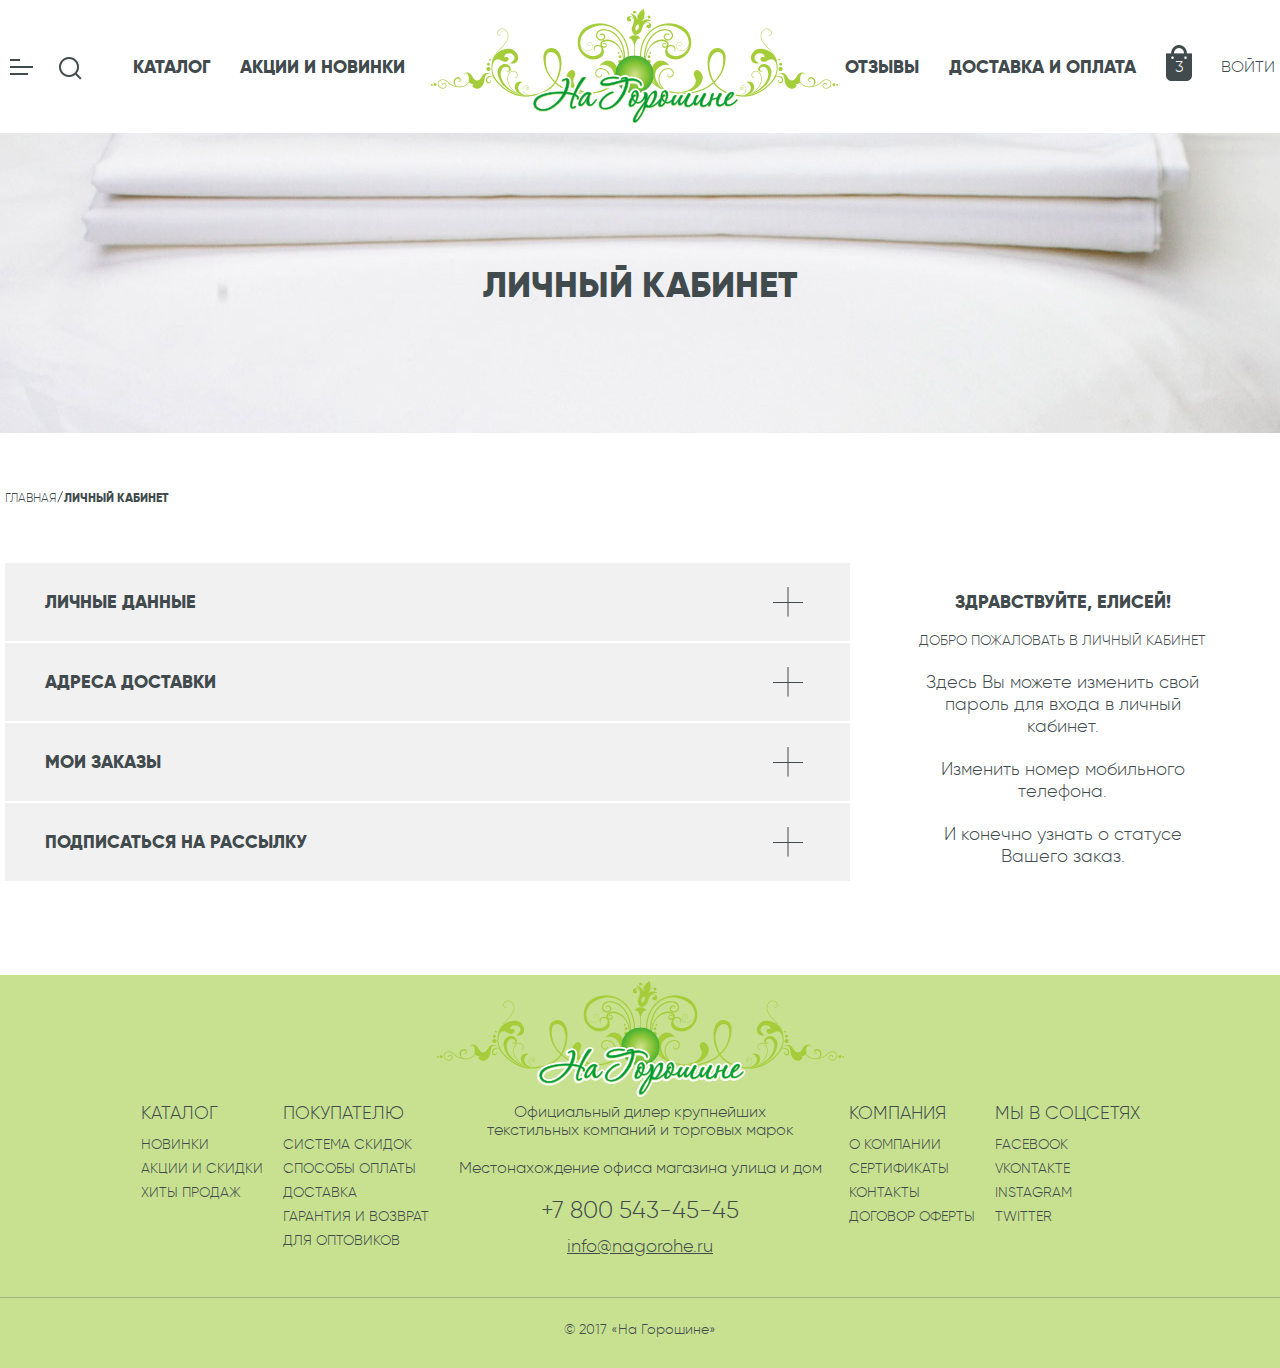
<file: Personal_area.html>
<!DOCTYPE html>
<html lang="ru">
<head>
	<meta charset="utf-8">
	<meta name="viewport" content="width=device-width, initial-scale=1.0 " />
	<title>На горошине</title>
	<link media="all" rel="stylesheet" href="css/fancybox.css">
	<link media="all" rel="stylesheet" href="css/jquery-ui-1.9.2.custom.min.css">
	<link media="all" rel="stylesheet" href="css/animate.css">
	<link media="all" rel="stylesheet" href="css/all.css">
	<script src="js/jquery-1.8.3.min.js"></script>
	<script src="js/jquery.main.js"></script>
	<script src="js/jquery.inview.min.js"></script>
	<!--[if lt IE 9]><link rel="stylesheet" href="css/ie.css" /><![endif]-->
	<!--[if IE]><script " src="js/ie.js"></script><![endif]-->
</head>
<body>
	<div id="wrapper">
		<div class="wrapper-holder">
			<header id="header">
				<div class="add-menu">
					<a href="#" class="opener"></a>
					<div class="footer-holder">
						<div class="footer-col">
							<a href="#" class="opener">Каталог</a>
							<ul>
								<li><a href="#">Новинки</a></li>
								<li><a href="#">Акции и Скидки</a></li>
								<li><a href="#">Хиты продаж</a></li>
							</ul>
						</div>
						<div class="footer-col">
							<span class="opener">Покупателю</span>
							<ul>
								<li><a href="#">Система скидок</a></li>
								<li><a href="#">Способы оплаты</a></li>
								<li><a href="#">Доставка</a></li>
								<li><a href="#">Гарантия и возврат</a></li>
								<li><a href="#">Для оптовиков</a></li>
							</ul>
						</div>
						<div class="footer-col">
							<span  class="opener">Компания</span>
							<ul>
								<li><a href="#">о компании</a></li>
								<li><a href="#">Сертификаты</a></li>
								<li><a href="#">Контакты</a></li>
								<li><a href="#">Договор оферты</a></li>
							</ul>
						</div>
						<div class="footer-col">
							<span class="opener">Мы в соцсетях</span>
							<ul>
								<li><a href="#">facebook</a></li>
								<li><a href="#">vkontakte</a></li>
								<li><a href="#">instagram</a></li>
								<li><a href="#">twitter</a></li>
							</ul>
						</div>
					</div>
				</div>
				<div class="search">
					<a href="#" class="opener"></a>
					<div class="holder">
						<form action="#">
							<fieldset><input type="text" placeholder="Наприпер, полотенце..." /><input type="submit" value="button" /></fieldset>
						</form>
						<a href="#" class="close opener"></a>
					</div>
				</div>
				<a href="#" class="enter">войти</a>
				<a href="#" class="basket">3</a>
				<strong class="logo"><a href="#">На горошине</a></strong>
				<nav id="nav">
					<a href="#" class="opener"><span></span><span></span><span></span><span></span><span></span><span></span></a>
					<ul>
						<li><a href="#">Каталог</a></li>
						<li><a href="#">Акции и новинки</a></li>
						<li><a href="#">Отзывы</a></li>
						<li><a href="#">доставка и оплата</a></li>
					</ul>
				</nav>
			</header>
			<div class="intro">
				<img src="images/intro1.jpg" alt="image description">
				<h1>личный кабинет</h1>
			</div>
			<div id="content">
				<ul class="breadcrumbs">
					<li><a href="#">главная</a></li>
					<li>личный кабинет</li>
				</ul>
				<section class="section-info">
					<div class="info-box">
						<span class="name">Здравствуйте, Елисей!</span>
						<span>Добро пожаловать в личный кабинет</span>
						<p>Здесь Вы можете изменить свой пароль для входа в личный кабинет.</p>
						<p>Изменить номер мобильного телефона.</p>
						<p>И конечно узнать о статусе Вашего заказ.</p>
					</div>
					<ul class="info-container">
						<li>
							<a href="#" class="opener">личные данные <span class="button"><span></span><span></span></span></a>
							<div class="info-row">
								<a href="#" class="edit-link">Изменить</a>
								<div class="picture-col">
									<div class="picture">
										<img src="images/img1.png" alt="image description">
									</div>
									<a href="#" class="link">link</a>
									<span class="name">Холмогоров Елисей</span>
								</div>
								<div class="table">
									<table>
										<tbody>
											<tr>
												<td>Телефон</td>
												<td>+7 (854) 456-56-78</td>
											</tr>
											<tr>
												<td>e-mail</td>
												<td>ell_412345@mail.ru</td>
											</tr>
											<tr>
												<td>Пароль</td>
												<td>*******************</td>
											</tr>
											<tr>
												<td>организация</td>
												<td>—</td>
											</tr>
											<tr>
												<td>Фактический адрес</td>
												<td>—</td>
											</tr>
											<tr>
												<td>инн/кпп</td>
												<td>—</td>
											</tr>
										</tbody>
									</table>
								</div>
							</div>
						</li>
						<li>
							<a href="#" class="opener">Адреса доставки <span class="button"><span></span><span></span></span></a>
							<div class="info-row">
								<a href="#" class="edit-link">Изменить</a>
								<p>Город, бульвар Название, дом AA, корпус B, квартира CC</p>
								<div class="add-address">
									<a href="#" class="opener">Добавить адрес</a>
									<form action="#" class="form-address">
										<fieldset>
											<div class="row">
												<div class="text"><input type="text" placeholder="Город" /></div>
												<div class="text"><input type="text" placeholder="улица" /></div>
											</div>
											<div class="row">
												<div class="text"><input type="text" placeholder="дом" /></div>
												<div class="text"><input type="text" placeholder="корпус" /></div>
												<div class="text"><input type="text" placeholder="квартира" /></div>
												<div class="text"><input type="text" placeholder="этаж" /></div>
												<div class="text"><input type="text" placeholder="домофон" /></div>
											</div>
											<div class="row">
												<input type="submit" value="сохранить" class="button" />
												<input type="reset" value="Отменить" />
											</div>
										</fieldset>
									</form>
								</div>
							</div>
						</li>
						<li>
							<a href="#" class="opener">мои заказы <span class="button"><span></span><span></span></span></a>
							<div class="info-row table-box">
								<table class="order-table">									<thead>										<tr>											<th class="col1"># заказа</th>											<th class="col2">дата</th>											<th class="col3">сумма</th>											<th class="col4">Доставка</th>											<th class="col5">статус</th>										</tr>									</thead>
									<tbody>
										<tr>
											<td colspan="5">
												<table class="second">
													<tr class="first-row">
														<td class="col1">385948372</td>
														<td class="col2">05.07.2017</td>
														<td class="col3"><span class="price">22 350</span></td>
														<td class="col4">Почта России</td>
														<td class="col5"><span class="green">Отправлен</span></td>
													</tr>
													<tr class="second-row">
														<td colspan="7">
															<table class="third">
																<thead>
																	<tr>
																		<th class="col1">продукт</th>
																		<th class="col2">название</th>
																		<th class="col3">размер</th>
																		<th class="col4">цвет</th>
																		<th class="col5">кол-во</th>
																		<th class="col6">цена</th>
																		<th class="col7">адрес доставки</th>
																	</tr>
																</thead>
																<tbody>
																	<tr>
																		<td class="col1"><img src="images/img14.jpg" alt="image description"/></td>
																		<td class="col2">Постельное белье «Сен-Мишель»</td>
																		<td class="col3">1.5-спальное</td>
																		<td class="col4"><span class="color cream"></span></td>
																		<td class="col5">1</td>
																		<td class="col6"><span class="price">22 350</span></td>
																		<td class="col7"  rowspan="2">
																			<address>
																				<span>454003, Челябинск,</span>
																				<span>ул. 250-летия Челябинска,</span>
																				<span>д. 145, стр. 3, корп. 1, кв. 432</span>
																			</address>
																			<span class="phone">т. +7 999 765-89-09</span>
																			<div class="comment">
																				<span>комментарий</span>
																				<p>Текстовое поле, в которое можно вписать, что угодно.</p>
																			</div>
																		</td>
																	</tr>
																	<tr>
																		<td class="col1"><img src="images/img14.jpg" alt="image description"/></td>
																		<td class="col2">Постельное белье «Сен-Мишель»</td>
																		<td class="col3">1.5-спальное</td>
																		<td class="col4"><span class="color cream"></span></td>
																		<td class="col5">1</td>
																		<td class="col6"><span class="price">22 350</span></td>
																	</tr>
																</tbody>
															</table>
														</td>
													</tr>
												</table>
											</td>
										</tr>
										<tr>
											<td colspan="5">
												<table class="second">
													<tr class="first-row">
														<td class="col1">385948372</td>
														<td class="col2">05.07.2017</td>
														<td class="col3"><span class="price">22 350</span></td>
														<td class="col4">Почта России</td>
														<td class="col5"><span class="green">Отправлен</span></td>
													</tr>
													<tr class="second-row">
														<td colspan="7">
															<table class="third">
																<thead>
																	<tr>
																		<th class="col1">продукт</th>
																		<th class="col2">название</th>
																		<th class="col3">размер</th>
																		<th class="col4">цвет</th>
																		<th class="col5">кол-во</th>
																		<th class="col6">цена</th>
																		<th class="col7">адрес доставки</th>
																	</tr>
																</thead>
																<tbody>
																	<tr>
																		<td class="col1"><img src="images/img14.jpg" alt="image description"/></td>
																		<td class="col2">Постельное белье «Сен-Мишель»</td>
																		<td class="col3">1.5-спальное</td>
																		<td class="col4"><span class="color cream"></span></td>
																		<td class="col5">1</td>
																		<td class="col6"><span class="price">22 350</span></td>
																		<td class="col7"  rowspan="2">
																			<address>
																				<span>454003, Челябинск,</span>
																				<span>ул. 250-летия Челябинска,</span>
																				<span>д. 145, стр. 3, корп. 1, кв. 432</span>
																			</address>
																			<span class="phone">т. +7 999 765-89-09</span>
																			<div class="comment">
																				<span>комментарий</span>
																				<p>Текстовое поле, в которое можно вписать, что угодно.</p>
																			</div>
																		</td>
																	</tr>
																	<tr>
																		<td class="col1"><img src="images/img14.jpg" alt="image description"/></td>
																		<td class="col2">Постельное белье «Сен-Мишель»</td>
																		<td class="col3">1.5-спальное</td>
																		<td class="col4"><span class="color cream"></span></td>
																		<td class="col5">1</td>
																		<td class="col6"><span class="price">22 350</span></td>
																	</tr>
																</tbody>
															</table>
														</td>
													</tr>
												</table>
											</td>
										</tr>
										<tr>
											<td colspan="5">
												<table class="second">
													<tr class="first-row">
														<td class="col1">385948372</td>
														<td class="col2">05.07.2017</td>
														<td class="col3"><span class="price">22 350</span></td>
														<td class="col4">Почта России</td>
														<td class="col5"><span class="green">Отправлен</span></td>
													</tr>
													<tr class="second-row">
														<td colspan="7">
															<table class="third">
																<thead>
																	<tr>
																		<th class="col1">продукт</th>
																		<th class="col2">название</th>
																		<th class="col3">размер</th>
																		<th class="col4">цвет</th>
																		<th class="col5">кол-во</th>
																		<th class="col6">цена</th>
																		<th class="col7">адрес доставки</th>
																	</tr>
																</thead>
																<tbody>
																	<tr>
																		<td class="col1"><img src="images/img14.jpg" alt="image description"/></td>
																		<td class="col2">Постельное белье «Сен-Мишель»</td>
																		<td class="col3">1.5-спальное</td>
																		<td class="col4"><span class="color cream"></span></td>
																		<td class="col5">1</td>
																		<td class="col6"><span class="price">22 350</span></td>
																		<td class="col7"  rowspan="2">
																			<address>
																				<span>454003, Челябинск,</span>
																				<span>ул. 250-летия Челябинска,</span>
																				<span>д. 145, стр. 3, корп. 1, кв. 432</span>
																			</address>
																			<span class="phone">т. +7 999 765-89-09</span>
																			<div class="comment">
																				<span>комментарий</span>
																				<p>Текстовое поле, в которое можно вписать, что угодно.</p>
																			</div>
																		</td>
																	</tr>
																	<tr>
																		<td class="col1"><img src="images/img14.jpg" alt="image description"/></td>
																		<td class="col2">Постельное белье «Сен-Мишель»</td>
																		<td class="col3">1.5-спальное</td>
																		<td class="col4"><span class="color cream"></span></td>
																		<td class="col5">1</td>
																		<td class="col6"><span class="price">22 350</span></td>
																	</tr>
																</tbody>
															</table>
														</td>
													</tr>
												</table>
											</td>
										</tr>
										<tr>
											<td colspan="5">
												<table class="second">
													<tr class="first-row">
														<td class="col1">385948372</td>
														<td class="col2">05.07.2017</td>
														<td class="col3"><span class="price">22 350</span></td>
														<td class="col4">Почта России</td>
														<td class="col5"><span class="green">Отправлен</span></td>
													</tr>
													<tr class="second-row">
														<td colspan="7">
															<table class="third">																<thead>																	<tr>																		<th class="col1">продукт</th>																		<th class="col2">название</th>																		<th class="col3">размер</th>																		<th class="col4">цвет</th>																		<th class="col5">кол-во</th>																		<th class="col6">цена</th>																		<th class="col7">адрес доставки</th>																	</tr>																</thead>
																<tbody>																	<tr>																		<td class="col1"><img src="images/img14.jpg" alt="image description"/></td>																		<td class="col2">Постельное белье «Сен-Мишель»</td>																		<td class="col3">1.5-спальное</td>																		<td class="col4"><span class="color cream"></span></td>																		<td class="col5">1</td>																		<td class="col6"><span class="price">22 350</span></td>																		<td class="col7"  rowspan="2">
																			<address>
																				<span>454003, Челябинск,</span>
																				<span>ул. 250-летия Челябинска,</span>
																				<span>д. 145, стр. 3, корп. 1, кв. 432</span>
																			</address>
																			<span class="phone">т. +7 999 765-89-09</span>
																			<div class="comment">
																				<span>комментарий</span>
																				<p>Текстовое поле, в которое можно вписать, что угодно.</p>
																			</div>
																		</td>
																	</tr>
																	<tr>
																		<td class="col1"><img src="images/img14.jpg" alt="image description"/></td>
																		<td class="col2">Постельное белье «Сен-Мишель»</td>
																		<td class="col3">1.5-спальное</td>
																		<td class="col4"><span class="color cream"></span></td>
																		<td class="col5">1</td>
																		<td class="col6"><span class="price">22 350</span></td>
																	</tr>																</tbody>															</table>
														</td>
													</tr>
												</table>
											</td>										</tr>
									</tbody>								</table>
							</div>
						</li>
						<li>
							<a href="#" class="opener">Подписаться на рассылку <span class="button"><span></span><span></span></span></a>
							<div class="info-row">
								<from class="newsletter">
									<fieldset>
										<label>Подпишитесь на рассылку специальных предложений по электронной почте</label>
										<div class="switch">
											<input type="checkbox" checked="checked">
											<label><i></i></label>
										</div> 
									</fieldset>
								</from>
							</div>
						</li>
					</ul>
				</section>
			</div>
		</div>
		<footer id="footer">
			<div class="wrapper-holder">
				<strong class="add-logo"><a href="#">На горошине</a></strong>
				<div class="info-footer">
					<p>Официальный дилер крупнейших<br /> текстильных компаний и торговых марок</p>
					<p>Местонахождение офиса магазина улица и дом</p>
					<span class="phone">+7 800 543-45-45</span>
					<span><a href="mailto:info@nagorohe.ru">info@nagorohe.ru</a></span>
				</div>
				<div class="footer-holder">
					<div class="footer-col">
						<a href="#" class="opener">Каталог</a>
						<ul>
							<li><a href="#">Новинки</a></li>
							<li><a href="#">Акции и Скидки</a></li>
							<li><a href="#">Хиты продаж</a></li>
						</ul>
					</div>
					<div class="footer-col">
						<span class="opener">Покупателю</span>
						<ul>
							<li><a href="#">Система скидок</a></li>
							<li><a href="#">Способы оплаты</a></li>
							<li><a href="#">Доставка</a></li>
							<li><a href="#">Гарантия и возврат</a></li>
							<li><a href="#">Для оптовиков</a></li>
						</ul>
					</div>
					<div class="footer-col">
						<span  class="opener">Компания</span>
						<ul>
							<li><a href="#">о компании</a></li>
							<li><a href="#">Сертификаты</a></li>
							<li><a href="#">Контакты</a></li>
							<li><a href="#">Договор оферты</a></li>
						</ul>
					</div>
					<div class="footer-col">
						<span class="opener">Мы в соцсетях</span>
						<ul>
							<li><a href="#">facebook</a></li>
							<li><a href="#">vkontakte</a></li>
							<li><a href="#">instagram</a></li>
							<li><a href="#">twitter</a></li>
						</ul>
					</div>
				</div>
				<div class="copyright">
					<p> &copy; 2017 «На Горошине»</p>
				</div>
			</div>
		</footer>
	</div>
</body>
</html>
</file>
<file: css/all.css>
@font-face {
	font-family: 'gilroylight';
	src: url('../fonts/gilroy-light-webfont.woff2') format('woff2'),
		url('../fonts/gilroy-light-webfont.woff') format('woff'),
		url('../fonts/gilroy-light-webfont.svg#gilroylight') format('svg');
	font-weight: normal;
	font-style: normal;
}
@font-face {
	font-family: 'gilroyextrabold';
	src: url('../fonts/gilroy-extrabold-webfont.woff2') format('woff2'),
		url('../fonts/gilroy-extrabold-webfont.woff') format('woff'),
		url('../fonts/gilroy-extrabold-webfont.svg#gilroyextrabold') format('svg');
	font-weight: normal;
	font-style: normal;
}
html, body{height:100%;}
body {
	margin:0;
	color:#414b4d;
	font:16px/18px "gilroylight", Arial, Helvetica, sans-serif;
	background:#fff;
	min-width:1366px;
	-webkit-text-size-adjust:100%;
	-ms-text-size-adjust:none;
}
img {border-style:none;}
a {
	text-decoration:underline;
	color:#414b4d;
	-webkit-transition:color .3s ease, text-decoration .3s ease;
	-moz-transition:color .3s ease, text-decoration .3s ease;
	-ms-transition:color .3s ease, text-decoration .3s ease;
	-o-transition:color .3s ease, text-decoration .3s ease;
	transition:color .3s ease, text-decoration .3s ease;
}
a:hover {text-decoration:none;}
a:active {background-color: transparent;}
input,
textarea,
select {
	font:100% "gilroylight", Arial, Helvetica, sans-serif;
	vertical-align:middle;
	color:#000;
	outline:none !important;
	box-shadow:0 0 0 rgba(0, 0, 0, 0);
	-webkit-box-shadow:0 0 0 rgba(0, 0, 0, 0);
	-moz-box-shadow:0 0 0 rgba(0, 0, 0, 0);
}
*:focus {outline: none;}
form, fieldset {
	margin:0;
	padding:0;
	border-style:none;
}
header, footer, article, section, nav, figure, aside { display: block; }
figure { margin:0; padding:0; }
::-moz-placeholder {
	color:#bdbdbd;
	opacity:1;
}
input::-webkit-input-placeholder {color:#898989;}
input::-ms-input-placeholder {color:#898989;}
input::-o-input-placeholder {color:#898989;}
input[type=submit]:hover{cursor:pointer;}
input[type=submit],
input[type=text],
input[type=password],
input[type=file],
textarea{-webkit-appearance:none;}
textarea,
input[type=submit],
input[type=text]{-webkit-border-radius:0;}
#wrapper{
	overflow:hidden;
	position:relative;
	width:100%;
}
.wrapper-holder:after{
	clear:both;
	display:block;
	content:"";
}
.wrapper-holder{
	box-sizing: border-box;
	-moz-box-sizing: border-box;
	-webkit-box-sizing: border-box;
	margin:0 auto;
	max-width:1366px;
}
#header{position:relative;padding:9px 0 56px;}
.logo,
.add-logo{
	text-indent:-9999px;	overflow:hidden;
	width:407px;
	height:116px;
	background:url(../images/logo.png) no-repeat;
	display:block;
	margin:0 auto;
	position:relative;
	z-index:2;
}
.logo a,
.add-logo a{
	display:block;
	height:100%;
}
.enter{
	position:relative;
	z-index:2;
	opacity:1;
	text-align:right;
	float:right;
	text-transform:uppercase;
	text-decoration:none;
	color:#414b4d;
	margin:49px 0 0 29px;
	opacity:1;
	-webkit-transition:opacity .3s ease;
	-moz-transition:opacity .3s ease;
	-ms-transition:opacity .3s ease;
	-o-transition:opacity .3s ease;
	transition:opacity .3s ease;
}
.enter:hover{opacity:0.5;}
.basket{
	position:relative;
	z-index:2;
	opacity:1;
	padding:13px 0 0;
	float:right;
	text-decoration:none;
	text-align:center;
	color:#fff;
	font-size:16px;
	line-height:18px;
	width:26px;
	height:23px;
	margin:36px 0 0;
	background:url(../images/sprite.png) no-repeat 0 -56px;
}
.basket:hover{background-position:-31px -45px;}
.add-menu{
	float:left;
	padding:50px 31px 0 0;
}
.add-menu > .opener{
	position:relative;
	z-index:200;
	text-indent:-9999px;	overflow:hidden;
	width:23px;
	height:16px;
	display:block;
	background:url(../images/sprite.png) no-repeat;
	opacity:1;
	-webkit-transition:opacity .3s ease;
	-moz-transition:opacity .3s ease;
	-ms-transition:opacity .3s ease;
	-o-transition:opacity .3s ease;
	transition:opacity .3s ease;
}
.add-menu > .opener:hover{opacity:0.5;}
.add-menu.active{position:static;}
.add-menu.active > .opener{
	width:33px;
	height:28px;
	margin:-5px;
	background-position:0 -96px;
	z-index:210;
	position:relative;
}
.add-menu.active .footer-holder{
	opacity:1;
	z-index:202;
	-webkit-transition:opacity .3s ease-in-out;
	-moz-transition:opacity .3s ease-in-out;
	-ms-transition:opacity .3s ease-in-out;
	-o-transition:opacity .3s ease-in-out ;
	transition:opacity .3s ease-in-out;
}
.add-menu .footer-holder{
	z-index:-1;
	position:absolute;
	top:0;
	opacity:0;
	left:-50%;
	color:#fff;
	background:#87bb46;
	padding:10% 0 0 50%;
	margin:0;
	display:block !important;
}
.add-menu .footer-holder a{color:#fff;}
.add-menu .footer-holder .footer-col{
	display:block;
	width:320px;
	box-sizing: border-box;
	-moz-box-sizing: border-box;
	-webkit-box-sizing: border-box;
	padding:0 5px 50px 0 !important;
}
.search{
	float:left;
	position:relative;
	width:23px;
	padding:48px 20px 0 0;
}
.search .opener,
.search input[type="button"],
.search input[type="submit"],
.search .close{
	display:block;
	text-indent:-9999px;
	overflow:hidden;
	width:23px;
	height:23px;
	background:url(../images/sprite.png) no-repeat -29px 0;
	opacity:1;
	-webkit-transition:opacity .3s ease;
	-moz-transition:opacity .3s ease;
	-ms-transition:opacity .3s ease;
	-o-transition:opacity .3s ease;
	transition:opacity .3s ease;
	position:relative;
	z-index:2;
}
.search .opener:hover,
.search .close:hover{opacity:0.5;}
.search .holder{
	position:absolute;
	top:38px;
	left:0;
	background:#fff;
	width:400px;
	z-index:200;
}
.search form{
	background:#fff;
	border:1px solid #bdd0de;
	width:374px;
	height:38px;
	float:left;
	position:relative;
	margin:0 5px 0 0;
}
.search input[type="text"]{
	float:left;
	width:100%;
	height:100%;
	box-sizing: border-box;
	-moz-box-sizing: border-box;
	-webkit-box-sizing: border-box;
	color:#b7b7b7;
	text-transform:uppercase;
	font-size:14px;
	line-height:16px;
	border:0;
	padding:11px 30px 5px 15px;
}
.search input[type="button"],
.search input[type="submit"]{
	border:0;
	position:absolute;
	top:9px;
	right:16px;
}
.search .close{
	float:right;
	margin:11px 0 0;
	width:19px;
	height:18px;
	background-position:-65px -54px;
}
#nav{position:relative;margin:-68px 0 0;z-index:1;}
#nav > .opener{
	display:none;
	text-transform:uppercase;
	font-weight:900;
	font-size:16px;
	line-height:18px;
	text-decoration:none;
	position:relative;
	color:#3e3e3e;
	width:28px;
	height:19px;
	text-indent:-9999px;
	overflow:hidden;
}
#nav > .opener span {
	display: block;
	position: absolute;
	height: 3px;
	width: 50%;
	background: #414b4d;
	opacity: 1;
	-webkit-transform: rotate(0deg);
	-moz-transform: rotate(0deg);
	-o-transform: rotate(0deg);
	transform: rotate(0deg);
	-webkit-transition: .25s ease-in-out;
	-moz-transition: .25s ease-in-out;
	-o-transition: .25s ease-in-out;
	transition: .25s ease-in-out;
}
#nav > .opener span:nth-child(even) {
	left: 50%;
	border-radius: 0 9px 9px 0;
}
#nav > .opener span:nth-child(odd) {
	left:0px;
	border-radius: 9px 0 0 9px;
}
#nav > .opener span:nth-child(1), #nav > .opener span:nth-child(2) {top: 0px;}
#nav > .opener span:nth-child(3), #nav > .opener span:nth-child(4) {top: 7px;}
#nav > .opener span:nth-child(5), #nav > .opener span:nth-child(6) {top: 14px;}
#nav.active > .opener span:nth-child(1), #nav.active > .opener span:nth-child(6) {
	-webkit-transform: rotate(45deg);
	-moz-transform: rotate(45deg);
	-o-transform: rotate(45deg);
	transform: rotate(45deg);
}
#nav.active > .opener span:nth-child(2), #nav.active > .opener span:nth-child(5) {
	-webkit-transform: rotate(-45deg);
	-moz-transform: rotate(-45deg);
	-o-transform: rotate(-45deg);
	transform: rotate(-45deg);
}
#nav.active > .opener span:nth-child(1) {
	left: 0;
	top: 4px;
}
#nav.active > .opener span:nth-child(2) {
	left: calc(50% - 5px);
	top: 4px;
}
#nav.active > .opener span:nth-child(3) {
	left: -50%;
	opacity: 0;
}
#nav.active > .opener span:nth-child(4) {
	left: 100%;
	opacity: 0;
}
#nav.active > .opener span:nth-child(5) {
	left: 0;
	top: 13px;
}
#nav.active > .opener span:nth-child(6) {
	left: calc(50% - 5px);
	top: 13px;
}
#nav ul{
	margin:0;
	padding:0;
	list-style:none;
	letter-spacing:-4px;
	font-size:0;
	line-height:0;
	text-align:center;
}
#nav ul li{
	padding:0 15px;
	letter-spacing:0;
	display:inline-block;	vertical-align:top;
	font:18px/20px "gilroyextrabold", Arial, Helvetica, sans-serif;
}
#nav ul li a:hover,
#nav ul li.active a{opacity:0.5;}
#nav ul li a{
	text-transform:uppercase;
	text-decoration:none;
	color:#414b4d;
	opacity:1;
	-webkit-transition:opacity .3s ease;
	-moz-transition:opacity .3s ease;
	-ms-transition:opacity .3s ease;
	-o-transition:opacity .3s ease;
	transition:opacity .3s ease;
}
#nav ul li:nth-child(2){padding-right:220px;}
#nav ul li:nth-child(3){padding-left:220px;}
.intro{
	margin:0 -9999px 58px;
	height:300px;
	text-align:center;
	position:relative;
}
.intro:after{
	content:'';
	display:inline-block;
	height:100%;
	width:1px;
	overflow:hidden;
	margin:0 0 0 -5px;
	vertical-align:middle;
}
.intro img{
	margin:0 auto;
	display:inline-block;	vertical-align:top;
	width:auto;
	height:auto;
	max-height:100%;
	max-width:100%;
	position:absolute;
	top:0;
	left:50%;
	margin:0 0 0 -960px;
	z-index:-1;
}
.intro h1{
	text-transform:uppercase;
	text-align:center;
	display:inline-block;	vertical-align:middle;
	margin:0;
	padding:4px 0 0;
	font:36px/38px "gilroyextrabold", Arial, Helvetica, sans-serif;
}
#content{position:relative;overflow:hidden;margin:0 0 58px;}
.breadcrumbs{
	margin:0 0 58px;
	padding:0;
	list-style:none;
	overflow:hidden;
	position:relative;
	letter-spacing:-4px;
	font-size:0;
	line-height:0;
}
.breadcrumbs li:first-child{padding-left:0;}
.breadcrumbs li:first-child:after{background:none;}
.breadcrumbs li:after{
	position:absolute;
	top:0;
	left:0;
	width:6px;
	height:12px;
	content:"";
	background:url(../images/sprite.png) no-repeat -75px 0;
}
.breadcrumbs li{
	display:inline-block;	vertical-align:top;
	text-transform:uppercase;
	font:12px/14px "gilroyextrabold", Arial, Helvetica, sans-serif;
	padding:0 0 0 7px;
	position:relative;
	letter-spacing:0;
}
.breadcrumbs li a:hover{text-decoration:underline;}
.breadcrumbs li a{
	font-family: "gilroylight", Arial, Helvetica, sans-serif;
	text-decoration:none;
}
.section-info{overflow:hidden;}
.section-info .info-box p{margin:0 0 21px;}
.section-info .info-box{
	float:right;
	width:425px;
	text-align:center;
	padding:29px 5%;
	box-sizing: border-box;
	-moz-box-sizing: border-box;
	-webkit-box-sizing: border-box;
	font-size:18px;
	line-height:22px;
}
.section-info .info-box .name{
	display:block;
	margin:0 0 21px;
	text-transform:uppercase;
	font:18px/20px "gilroyextrabold", Arial, Helvetica, sans-serif;
}
.section-info .info-box > span{
	text-transform:uppercase;
	font-size:14px;
	line-height:16px;
	display:block;
	margin:0 0 22px;
}
.info-container{
	overflow:hidden;
	margin:0 0 30px;
	padding:0;
	list-style:none;
}
.info-container li{
	margin:0 0 2px;
	background:#f1f1f1;
}
.info-container li > div{
	overflow:hidden;
	padding:0 40px 16px;
}
.info-container .opener{
	overflow:hidden;
	text-transform:uppercase;
	text-decoration:none;
	font:18px/20px "gilroyextrabold", Arial, Helvetica, sans-serif;
	color:#414b4d;
	padding:29px 40px;
	position:relative;
	display:block;
}
.info-container .active .opener .button{
	-webkit-transform: rotate(360deg);
	-moz-transform: rotate(360deg);
	-o-transform: rotate(360deg);
	transform: rotate(360deg);
}
.info-container .opener .button{
	position:absolute;
	top:24px;
	right:47px;
	width:30px;
	height:30px;
	text-indent:-9999px;	overflow:hidden;
	-webkit-transform: rotate(0deg);
	-moz-transform: rotate(0deg);
	-o-transform: rotate(0deg);
	transform: rotate(0deg);
	-webkit-transition: .5s ease-in-out;
	-moz-transition: .5s ease-in-out;
	-o-transition: .5s ease-in-out;
	transition: .5s ease-in-out;
}
.info-container .opener .button span {
	display: block;
	position: absolute;
	height: 1px;
	width: 100%;
	background: #414b4d;
	opacity: 1;
	-webkit-transform: rotate(0deg);
	-moz-transform: rotate(0deg);
	-o-transform: rotate(0deg);
	transform: rotate(0deg);
	-webkit-transition: .25s ease-in-out;
	-moz-transition: .25s ease-in-out;
	-o-transition: .25s ease-in-out;
	transition: .25s ease-in-out;
}
.info-container .active .opener .button span:nth-child(2) {top: 44px;}
.info-container .opener .button span:nth-child(1) {
	top: 15px;
	-webkit-transform: rotate(180deg);
	-moz-transform: rotate(180deg);
	-o-transform: rotate(180deg);
	transform: rotate(180deg);
}
.info-container .opener .button span:nth-child(2) {
	top: 14px;
	-webkit-transform: rotate(-90deg);
	-moz-transform: rotate(-90deg);
	-o-transform: rotate(-90deg);
	transform: rotate(-90deg);
}
.info-container .edit-link:after{
	position:absolute;
	top:0;
	left:0;
	width:16px;
	height:17px;
	content:"";
	background:url(../images/sprite.png) no-repeat -85px 0;
}
.info-container .edit-link:hover{opacity:1;}
.info-container .edit-link{
	float:right;
	opacity:0.4;
	margin:0 10px 0 0;
	text-decoration:none;
	font-size:14px;
	padding:0 0 0 20px;
	position:relative;
	-webkit-transition:opacity .3s ease;
	-moz-transition:opacity .3s ease;
	-ms-transition:opacity .3s ease;
	-o-transition:opacity .3s ease;
	transition:opacity .3s ease;
}
.info-container .picture-col{
	float:left;
	width:131px;
	padding:0 11% 0 0;
}
.info-container .picture-col .picture{
	overflow:hidden;
	border-radius:50%;
	width:100px;
	height:100px;
	margin:0 auto;
	text-align:center;
	position:relative;
	white-space:nowrap;
}
.info-container .picture-col .picture:after{
	content:'';
	display:inline-block;
	height:100%;
	width:1px;
	overflow:hidden;
	margin:0 0 0 -5px;
	vertical-align:middle;
}
.info-container .picture-col .picture img{
	display:inline-block;	vertical-align:middle;
	width:auto;
	height:auto;
	max-height:100%;
	max-width:100%;
}
.info-container .picture-col .link{
	margin:-11px auto 6px;
	position:relative;
	z-index:2;
	display:block;
	text-indent:-9999px;	overflow:hidden;
	width:25px;
	height:25px;
	background:url(../images/sprite.png) no-repeat -104px 0;
	text-decoration:none;
	-webkit-transform: rotate(0deg);
	-moz-transform: rotate(0deg);
	-o-transform: rotate(0deg);
	transform: rotate(0deg);
	-webkit-transition: .5s ease-in-out;
	-moz-transition: .5s ease-in-out;
	-o-transition: .5s ease-in-out;
	transition: .5s ease-in-out;
}
.info-container .picture-col .link:hover{
	-webkit-transform: rotate(360deg);
	-moz-transform: rotate(360deg);
	-o-transform: rotate(360deg);
	transform: rotate(360deg);
}
.info-container .picture-col .name{
	display:block;
	text-align:center;
	font-size:14px;
}
.info-container .info-row .table{
	overflow:hidden;
	width:auto;
}
.info-container .info-row table{
	padding:0;
	font-size:14px;
	border-collapse:collapse;
	margin:0;
	border:0;
	width:100%;
	overflow:hidden;
}
.info-container .info-row table td:first-child{
	width:181px;
	text-transform:uppercase;
}
.info-container .info-row table td{
	overflow:hidden;
	width:auto;
	padding:0 10px 15px 0;
}
.info-container .info-row p{
	overflow:hidden;
	margin:-2px 0 30px;
	line-height:20px;
	font-size:18px;
}
.info-container .add-address{overflow:hidden;}
.info-container .add-address .opener:after{
	position:absolute;
	top:5px;
	left:0;
	width:9px;
	content:"";
	background:url(../images/sprite.png) no-repeat -75px -15px;
	height:9px;
}
.info-container .add-address .opener{
	text-decoration:none;
	text-transform:uppercase;
	padding:0 0 0 14px;
	margin:0 0 10px;
	position:relative;
	display:inline-block;	vertical-align:top;
}
.info-container .table-box{
	padding:0 20px 16px;
}
.info-container .table-box .order-table{
	border-collapse:collapse;
	margin:0;
	overflow:hidden;
	font-size:14px;
	width:100%;
	padding:0;
	box-sizing: border-box;
	-moz-box-sizing: border-box;
	-webkit-box-sizing: border-box;
	line-height:16px;
	text-transform:uppercase;
}
.info-container .table-box .order-table th{
	font-weight:normal;
	text-align:center;
	box-sizing: border-box;
	-moz-box-sizing: border-box;
	-webkit-box-sizing: border-box;
	padding:7px 0 21px;
}
.info-container .table-box .order-table td .second .col1,
.info-container .table-box .order-table th.col1{text-align:left;width:170px;overflow:hidden;}
.info-container .table-box .order-table td .second .col2,
.info-container .table-box .order-table th.col2{width:125px;text-align:center;}
.info-container .table-box .order-table td .second .col3,
.info-container .table-box .order-table th.col3{width:auto;text-align:center;}
.info-container .table-box .order-table td .second .col4,
.info-container .table-box .order-table th.col4{width:140px;text-align:left;}
.info-container .table-box .order-table td .second .col5,
.info-container .table-box .order-table th.col5{width:135px;text-align:right;}
.info-container .table-box .order-table th.col1{padding-left:20px;text-align:left;width:190px;}
.info-container .table-box .order-table th.col5{padding-right:20px;text-align:right;width:155px;}
.info-container .table-box .order-table td{
	padding:0 20px;
	border:0;
	background:#f1f1f1;
	-webkit-transition: .5s ease-in-out;
	-moz-transition: .5s ease-in-out;
	-o-transition: .5s ease-in-out;
	transition: .5s ease-in-out;
	box-sizing: border-box;
	-moz-box-sizing: border-box;
	-webkit-box-sizing: border-box;
}
.info-container .table-box .order-table tr:hover{cursor:pointer;}
.info-container .table-box .order-table tr:hover td,
.info-container .table-box .order-table tr.active td{
	background:#fff;
	border-color:#fff;
}
.info-container .table-box .order-table table td{
	padding:30px 0 31px;
	border:1px solid #bdd0de;
	border-width:1px 0 0;
	background:#f1f1f1;
	-webkit-transition: .5s ease-in-out;
	-moz-transition: .5s ease-in-out;
	-o-transition: .5s ease-in-out;
	transition: .5s ease-in-out;
}
.info-container .table-box .order-table td .second-row td{padding:0;}
.info-container .table-box .order-table td .second-row th{
	border:1px solid #bdd0de;
	border-width:1px 0;
	padding:22px 0;
}
.info-container .table-box .order-table td .second-row .col1{text-align:left;width:66px;padding-right:35px}
.info-container .table-box .order-table td .second-row .col2{width:160px;text-align:left;overflow:hidden;padding-right:3px !important;}
.info-container .table-box .order-table td .second-row .col3{text-align:left;width:125px;padding-right:3px !important;}
.info-container .table-box .order-table td .second-row .col4{width:70px;text-align:left;}
.info-container .table-box .order-table td .second-row .col5{width:90px;text-align:center;}
.info-container .table-box .order-table td .second-row .col6{width:100px;text-align:center;}
.info-container .table-box .order-table td .second-row .col7{width:auto;text-align:left;overflow:hidden;padding-left:20px;}
.info-container .table-box .order-table td .second-row .third tr:first-child td {border-top:1px solid #fff;}
.info-container .table-box .order-table td .second-row .third td{
	text-transform:none;
	padding:20px 0;
	border-top:1px solid #ebf1f5;
}
.info-container .table-box .order-table td .second-row td.col7{border-width:0;padding-left:20px;position:relative;overflow:visible;}
.info-container .table-box .order-table td .second-row td.col7:after{
	width:1px;
	bottom:20px;
	left:-20px;
	height:auto;
	top:20px;
	content:"";
	position:absolute;
	background:#ebf1f5;
	border-left:20px solid #fff;
}
.info-container .table-box .order-table td .second-row img{
	display:inline-block;	vertical-align:middle;
	width:auto;
	height:auto;
	max-width:100%;
	max-height:100%;
}
.info-container .table-box .order-table .color{
	display:inline-block;
	vertical-align:top;
	text-indent:-9999px;
	overflow:hidden;
	width:24px !important;
	height:24px !important;
	margin:0 !important;
	padding:0 !important;
	font-size:12px;
	line-height:14px;
	letter-spacing:0;
	min-width:10px !important;
}
.info-container .table-box .order-table address{
	display:block;
	font-style:normal;
	padding:0 0 10px;
}
.info-container .table-box .order-table address span{display:block;}
.info-container .table-box .order-table .phone{
	display:block;
	padding:5px 0;
}
.info-container .table-box .order-table .comment{padding:23px 0 0;}
.info-container .table-box .order-table .comment > span{
	display:block;
	padding:0 0 10px;
	text-transform:uppercase;
}
.info-container .table-box .order-table .comment p{font-size:14px;margin:0;}
.info-container .table-box .order-table td td{
	padding:30px 0;
	overflow:hidden;
	box-sizing: border-box;
	-moz-box-sizing: border-box;
	-webkit-box-sizing: border-box;
	line-height:16px;
	text-transform:uppercase;
	font-size:14px;
}
.info-container .table-box .order-table .green{color:#52be7f;}
.info-container .table-box .order-table .price{
	display:inline-block;
	vertical-align:top;
	padding:0 10px 0 0;
	position:relative;
	z-index:5;
}
.info-container .table-box .order-table .price:after{
	width:7px;
	height:10px;
	position:absolute;
	bottom:3px;
	right:0;
	content:"";
	background:url(../images/sprite.png) no-repeat -185px -81px;
}
.form-address{
	padding:17px 0 19px;
	overflow:hidden;
}
.form-address .row{overflow:hidden;}
.form-address .row .text{
	float:left;
	padding:0 35px 26px 0;
	position:relative;
	width:130px;
}
.form-address .row .text.error input{border-color:#f00;color:#f00;}
.form-address .row .text input{
	display:block;
	width:100%;
	height:40px;
	border:0;
	background:#fff;
	border:1px solid #fff;
	box-sizing: border-box;
	-moz-box-sizing: border-box;
	-webkit-box-sizing: border-box;
	padding:5px 15px;
	text-transform:uppercase;
	font-size:14px;
	color:#b7b7b7;
}
.form-address .row .text.parent-active input{color:#414b4d;}
.form-address .row:first-child .text{
	padding:0 40px 26px 0;
	width:375px;
}
.form-address .row input.button:hover{background:#64aa2f;}
.form-address .row input.button{
	cursor:pointer;
	width:228px;
	padding:0;
	height:40px;
	color:#fff;
	text-transform:uppercase;
	background:#6ebc34;
	border:0;
	float:left;
	font-size:18px;
	-webkit-transition:background .3s ease;
	-moz-transition:background .3s ease;
	-ms-transition:background .3s ease;
	-o-transition:background .3s ease;
	transition:background .3s ease;
	margin:0 30px 0 0;
}
.form-address .row input[type="reset"]{
	float:left;
	font-size:14px;
	margin:12px 0 0;
	background:none;
	border:0;
	display:inline-block;	vertical-align:top;
	color:#414b4d;
	opacity:0.4;
	-webkit-transition:opacity .3s ease;
	-moz-transition:opacity .3s ease;
	-ms-transition:opacity .3s ease;
	-o-transition:opacity .3s ease;
	transition:opacity .3s ease;
}
.form-address .row input[type="reset"]:hover{
	cursor:pointer;
	opacity:1;
	background:#5ea22c;
}
.info-container .newsletter{
	overflow:hidden;
	font-size:18px;
	line-height:20px;
}
.info-container .newsletter label{
	overflow:hidden;
	padding:9px 20px 0 0;
	display:inline-block;
	max-width:700px;
	width:80%;}
.info-container .newsletter .switch .chk-area{display:none;}
.info-container .newsletter .switch input {
	bottom: 0;
	cursor: pointer;
	height: 100%;
	left: 0 !important;
	opacity: 0;
	position: absolute;
	right: 0;
	top: 0;
	width: 100%;
	z-index: 100;
	margin:0;
}
.switch {
	display:inline-block;	vertical-align:top;
	padding:5px 0 0;
	width: 55px;
	height: 26px;
	position: relative;
}
.info-container .newsletter .switch label {
	padding:0;
	float:none;
	overflow:visible;
	display: block;
	width: 100%;
	height: 100%;
	position: relative;
	background: #c7e190;
	border-radius: 40px;
}
.switch label i {
	display: block;
	position: absolute;
	left: 0;
	width:30px;
	height:30px;
	top: -2px;
	z-index: 2;
	text-align:center;
	border-radius: 50%;
	background: #fff;
	box-shadow:0 2px 3px rgba(0, 0, 0, 0.15);	-webkit-box-shadow:0 2px 3px rgba(0, 0, 0, 0.15);}
.switch label i:before {
	content: "";
	position: absolute;
	top: 50%;
	
	left:50%;
	width:8px;
	height:12px;
	margin:-6px 0 0 -4px;
	background:url(../images/sprite.png) no-repeat -85px -18px;
}
.switch input:checked ~ label i { /* Toggle */
	left: auto;
	right: -1%;
}
.switch input:checked ~ label i:before { /* On/off */
	content: "";
	right: 115%;
	width:2px;
	margin:-6px 0 0 -1px;
	height:11px;
	background:url(../images/sprite.png) no-repeat -96px -18px;
}
.catalog h1{color:#fff;}
#main:after{
	clear:both;
	display:block;
	content:"";
}
#sidebar{
	float:left;
	width:270px;
	padding:13px 76px 0 0;
}
.sidebar-box{position:relative;margin:0 0 20px;overflow:hidden;}
.sidebar-box .title{
	display:block;
	overflow:hidden;
	border-bottom:1px solid #bdd0de;
	display:block;
	margin:0 0 24px;
	padding:0 0 15px;
}
.sidebar-box .opener{
	text-transform:uppercase;
	text-decoration:none;
	color:#414b4d;
	font:18px/20px "gilroyextrabold",Arial,Helvetica,sans-serif;
	margin:0;
	display:inline-block;	vertical-align:top;
	overflow:hidden;
}
.main-nav{
	margin:0 0 17px;
	padding:0;
	list-style:none;
}
.main-nav li{
	margin:0 0 14px;
	font-size:14px;
	line-height:16px;
	text-transform:uppercase;
}
.main-nav a{
	display:block;
	text-decoration:none;
}
.main-nav a:hover,
.main-nav .active > a,
.main-nav li:hover > a{color:#6ebc34;}
.main-nav > li.active ul{display:block;}
.main-nav > li ul{
	margin:0;
	display:none;
	padding:14px 0 0 8px;
	list-style:none;
}
.main-nav > li ul li a{padding:0 0 0 19px;position:relative;}
.main-nav > li ul .active a:after,
.main-nav > li ul li:hover a:after,
.main-nav > li ul a:hover:after{opacity:1;}
.main-nav > li ul a:after{
	position:absolute;
	top:2px;
	left:0;
	-webkit-transition:opacity .5s ease-in-out;
	-moz-transition:opacity .5s ease-in-out;
	-ms-transition:opacity .5s ease-in-out;
	-o-transition:opacity .5s ease-in-out;
	transition:opacity .5s ease-in-out;
	width:12px;
	height:12px;
	background:url(../images/sprite.png) no-repeat -132px 0;
	content:"";
	opacity:0;
}
.sidebar-box .reset:after{
	position:absolute;
	top:2px;
	right:0;
	width:19px;
	height:19px;
	content:"";
	background:url(../images/sprite.png) no-repeat -147px 0;
	-webkit-transition: .5s ease-in-out;
	-moz-transition: .5s ease-in-out;
	-o-transition: .5s ease-in-out;
	transition: .5s ease-in-out;
}
.sidebar-box .reset{
	float:right;
	font-size:14px;
	text-decoration:none;
	position:relative;
	padding:2px 28px 0 0;
	margin:0 0 3px;
}
.sidebar-box .reset:hover:after{
	-webkit-transform: rotate(360deg);
	-moz-transform: rotate(360deg);
	-o-transform: rotate(360deg);
	transform: rotate(360deg);
}
.filter-box{
	font-size:14px;
	line-height:16px;
	margin:0;
	text-transform:uppercase;
	position:relative;
}
.filter-box .filter{
	margin:0 0 24px;
	position:relative;
	border-bottom:1px solid #bdd0de;
}
.filter-box .opener{
	overflow:hidden;
	display:block;
	position:relative;
	font:14px/17px "gilroyextrabold",Arial,Helvetica,sans-serif;
	text-decoration:none;
	padding:0 20px 0 0;
	margin:0 0 24px;
}
.filter-box .active .opener .button{
	width:12px;
	-webkit-transform: rotate(360deg);
	-moz-transform: rotate(360deg);
	-o-transform: rotate(360deg);
	transform: rotate(360deg);
}
.filter-box .opener .button{
	position:absolute;
	top:4px;
	right:0;
	width:9px;
	height:9px;
	text-indent:-9999px;
	overflow:hidden;
	-webkit-transform: rotate(0deg);
	-moz-transform: rotate(0deg);
	-o-transform: rotate(0deg);
	transform: rotate(0deg);
	-webkit-transition: .5s ease-in-out;
	-moz-transition: .5s ease-in-out;
	-o-transition: .5s ease-in-out;
	transition: .5s ease-in-out;
}
.filter-box .opener .button span {
	display: block;
	position: absolute;
	height: 3px;
	width: 100%;
	background: #414b4d;
	opacity: 1;
	-webkit-transform: rotate(0deg);
	-moz-transform: rotate(0deg);
	-o-transform: rotate(0deg);
	transform: rotate(0deg);
	-webkit-transition: .25s ease-in-out;
	-moz-transition: .25s ease-in-out;
	-o-transition: .25s ease-in-out;
	transition: .25s ease-in-out;
}
.filter-box .active .opener .button span:nth-child(2) {top: 44px;}
.filter-box .opener .button span:nth-child(1) {
	top: 3px;
	-webkit-transform: rotate(180deg);
	-moz-transform: rotate(180deg);
	-o-transform: rotate(180deg);
	transform: rotate(180deg);
}
.filter-box .opener .button span:nth-child(2) {
	top: 3px;
	-webkit-transform: rotate(-90deg);
	-moz-transform: rotate(-90deg);
	-o-transform: rotate(-90deg);
	transform: rotate(-90deg);
}
.filter ul{
	overflow:hidden;
	margin:0 0 16px;
	padding:0;
	list-style:none;
}
.filter ul li{
	overflow:hidden;
	margin:0 0 14px;
}
.filter ul label{overflow:hidden;display:block;}
.filter ul label span{color:#ccc;padding:0 0 0 3px;}
.jcf-hidden {
	display: block !important;
	position: absolute !important;
	left: -9999px !important; /* change to right: -9999px on RTL sites */
}
.chk-area {
	margin: 0 11px 0 0;
	float: left;
	width: 15px;
	height: 15px;
	background:url(../images/sprite.png) no-repeat -168px 0;
}
.chk-checked {background:url(../images/sprite.png) no-repeat -185px 0;}
.chk-disabled {background: #eee;}
.filter .color{
	font-size:0;
	line-height:0;
	text-align:center;
	letter-spacing:-4px;
	margin:0 -3px 20px;
}
.filter .color li{
	width:24px;
	font-size:12px;
	display:inline-block;	vertical-align:top;
	line-height:14px;
	letter-spacing:0;
	margin:0 3px 8px;
	height:24px;
	padding:2px;
	position:relative;
}
.filter .color li .while{background:url(../images/sprite.png) no-repeat -176px -18px;}
.filter .color li .yellow{background:#ffd633;}
.filter .color li .orang{background:#f46b27;}
.filter .color li .red{background:#e6342b;}
.filter .color li .green{background:#7bba3c;}
.filter .color li .blue{background:#1790c8;}
.filter .color li .pink{background:#d92b90;}
.filter .color li .black{background:#111;}
.filter .color li span{
	position:relative;
	box-sizing: border-box;
	-moz-box-sizing: border-box;
	-webkit-box-sizing: border-box;
	z-index:1;
	width:24px;
	height:24px;
	display:block;
}
.filter .color li .chk-area{
	float:none;
	width:100%;
	height:100%;
	display:block;
	padding:0;
	position:absolute;
	top:0;
	left:0;
	background:none !important;
	cursor:pointer;
	z-index:2;
	opacity:1;
	border:0;
	-webkit-transition: .25s ease-in-out;
	-moz-transition: .25s ease-in-out;
	-o-transition: .25s ease-in-out;
	transition: .25s ease-in-out;
}
.filter .color li .chk-checked{
	border:1px solid #bdd0de;
	top:-2px;
	left:-2px;
	width:26px;
	height:26px;
	margin:0;
}
.slider-range{
	overflow:hidden;
	position:relative;
	margin:-8px 0 31px;
}
.ui-slider-horizontal,
.ui-widget-header,
.ui-widget-content{
	border:0;
	border-radius:0;
	height:3px;
	background:#ccc;
}
.ui-slider-horizontal .ui-slider-range{background: #6ebc34;border-radius:0;}
.ui-state-default:last-child, .ui-widget-content .ui-state-default:last-child, .ui-widget-header .ui-state-default:last-child{margin-left:-18px;}
.ui-state-default, .ui-widget-content .ui-state-default, .ui-widget-header .ui-state-default{
	background:#414b4d;
	border-radius:50%;
	width:18px;
	height:18px;
	border:0;
	top:-7px;
	margin-left:0;
	font-size:0;text-align:left;
}
#slider-range,
#slider{margin-bottom:18px;}
.slider-range  > *{float:left;width:100%;margin:8px 0 0;}
.filter .slider-range .row span{
	text-align:center;
	width:10%;
	padding:12px 0 0;
}
.filter .slider-range .row{
	position:relative;
	overflow:hidden;
	font-size:0;
	line-height:0;
	letter-spacing:-4px;
}
.filter .slider-range .row > *{
	display:inline-block;	vertical-align:top;
	letter-spacing:0;
	font-size:14px;
	line-height:16px;
}
.filter .slider-range input{
	background:none;
	border:1px solid #ccc;
	box-sizing: border-box;
	-moz-box-sizing: border-box;
	-webkit-box-sizing: border-box;
	height:40px;
	width:45%;
	padding:0 9% 0 15px;
	font-size:14px;
	line-height:16px;
	margin:0;
	display:inline-block;	vertical-align:top;
	text-align:right;
	background:url(../images/rub.png) no-repeat 90% 50%;
}
.filter .slider-range span{
	display:inline-block;	vertical-align:top;
}
#main{margin:-13px 0 58px;}
#main #content{margin:0;}
.page_view{overflow:hidden;text-align:center;margin:0 0 45px;}
.page_view .sort{
	float:left;
	width:240px;
	overflow:hidden;
	padding:0 20px 0 0;
}
.page_view .sort select{
	display:block;
	width:100%;
	box-sizing: border-box;
	-moz-box-sizing: border-box;
	-webkit-box-sizing: border-box;
}
/* custom select styles */
.select-area {
	text-align:left;
	border: 1px solid #bdd0de;
	position: relative;
	overflow: hidden;
	cursor: default;
	height: 40px;
	float: left;
	box-sizing: border-box;
	-moz-box-sizing: border-box;
	-webkit-box-sizing: border-box;
	font-size:14px;
	width:100% !important;
}
.select-area.select-active {
	border-bottom:1px solid #fff;
}
.select-area .center {
	display:block;
	position:relative;
	white-space: nowrap;
	padding: 10px 25px 10px 18px;
	text-transform:uppercase;
}
.select-disabled {background: #eee;}
.select-area.select-active .select-opener{background-position:-104px -31px}
.select-area .select-opener {
	background: url(../images/sprite.png) no-repeat -132px -21px;
	position: absolute;
	height: 38px;
	width: 24px;
	right: 0;
	top: 0;
}
.select-options {
	margin:-1px 0 0;
	position: absolute;
	overflow: hidden;
	background: #fff;
	z-index: 2000;
}
.select-options .drop-holder {
	border: 1px solid #bdd0de;
	border-width:0 1px 1px;
	overflow: hidden;
	height: 1%;
}
.select-options ul {
	list-style: none;
	overflow: hidden;
	padding: 0;
	margin: 0;
}
.select-options ul li {
	width: 100%;
	float: left;
}
.select-options ul a {
	text-transform:uppercase;
	font-size:14px;
	cursor:pointer;
	text-decoration: none;
	padding: 10px 5px 10px 18px;
	display: block;
	cursor: default;
	height: 1%;
}
.select-options .item-selected a {
	text-decoration:none;
	background:#bdd0de;
}
.page_view .view{
	float:right;
	margin:0;
	padding:12px 1px 0 0;
	list-style:none;
}
.page_view .view li{
	float:left;
	margin:0 0 0 11px;
}
.page_view .view a{
	text-indent:-9999px;	overflow:hidden;
	display:block;
	width:16px;
	height:16px;
	-webkit-transition: .25s ease-in-out;
	-moz-transition: .25s ease-in-out;
	-o-transition: .25s ease-in-out;
	transition: .25s ease-in-out;
	opacity:1;
}
.page_view .view a:hover{opacity:0.5;}
.page_view .view .active a:hover{opacity:1;}
.page_view .view a.big{background:url(../images/sprite.png) no-repeat -159px -20px;}
.page_view .view a.small{background:url(../images/sprite.png) no-repeat -159px -38px;}
.page_view .view .active a.big{background-position:-176px -44px}
.page_view .view .active a.small{background-position:-176px -62px}
.pagination-list{
	margin:0 auto;
	display:inline-block;	vertical-align:top;
	overflow:hidden;
	font-size:0;
	line-height:0;
	list-style:none;
	padding:0 21% 0 5px;
	letter-spacing:-4px;
}
.pagination-list li{
	display:inline-block;	vertical-align:top;
	letter-spacing:0;
	font-size:14px;
	line-height:16px;
	padding:11px 5px;
	margin:0 4px;
	width:38px;
	box-sizing: border-box;
	-moz-box-sizing: border-box;
	-webkit-box-sizing: border-box;
	text-transform:uppercase;
	text-align:center;
}
.pagination-list li.active{border:1px solid #6ebc34;background:#6ebc34;color:#fff;}
.pagination-list li a{
	text-decoration:none;
	opacity:1;
	-webkit-transition: .25s ease-in-out;
	-moz-transition: .25s ease-in-out;
	-o-transition: .25s ease-in-out;
	transition: .25s ease-in-out;
}
.pagination-list li a:hover{opacity:0.5;}
.promo-container:after,
.promo-row:after{
	clear:both;
	display:block;
	content:"";
}
.promo-row{margin:0 0 31px;}
.promo-row .picture{
	float:left;
	width:160px;
	margin:0 43px 0 0;
	position:relative;
	text-align:center;
}
.promo-row .top{
	position:absolute;
	top:6px;
	right:8px;
	width:50px;
	height:50px;
	border-radius:50%;
	text-align:center;
	box-sizing: border-box;
	-moz-box-sizing: border-box;
	-webkit-box-sizing: border-box;
	padding:18px 5px;
	text-transform:uppercase;
	color:#fff;
	background:#f76e2a;
	font:10px/12px "gilroyextrabold",Arial,Helvetica,sans-serif;
}
.promo-row  .discount{background:#6ebc34;}
.promo-row  .stock{background:#de4136;}
.promo-row  .new{background:#edc218;}
.promo-row .picture:after{
	content:'';
	display:inline-block;
	height:100%;
	width:1px;
	overflow:hidden;
	margin:0 0 0 -5px;
	vertical-align:middle;
}
.promo-row .picture img{
	display:inline-block;	vertical-align:middle;
	max-width:100%;
	max-height:100%;
	width:auto;
	height:auto;
}
.promo-row .text{
	padding:31px 0 0;
	overflow:hidden;
}
.promo-row .text .title-row{
	overflow:hidden;
	margin:0 0 43px;
}
.promo-row .text .title-row .code{
	float:right;
	padding:12px 0 0 5px;
}
.promo-row .text .title-row .name{
	float:left;
	overflow:hidden;
	font-size:24px;
	line-height:26px;
	min-width:435px;
	max-width:60%;
	padding:5px 10px 0 0;
}
.promo-row .text .title-row .name a{
	text-decoration:none;
	opacity:1;
	-webkit-transition: .25s ease-in-out;
	-moz-transition: .25s ease-in-out;
	-o-transition: .25s ease-in-out;
	transition: .25s ease-in-out;
}
.promo-row .text .title-row .name a:hover{opacity:0.5;}
.promo-row .text .title-row .price:after{
	position:absolute;
	bottom:4px;
	right:0;
	width:10px;
	height:14px;
	content:"";
	background:url(../images/sprite.png) no-repeat -159px -57px;
}
.promo-row .text .title-row .price{
	float:left;
	font-size:30px;
	position:relative;
	line-height:32px;
	padding:0 13px 0 0;
}
.row-form{overflow:hidden;}
.row-form .col{
	float:left;
	padding:0 55px 0 0;
}
.row-form .col .title{
	display:block;
	font:14px/16px "gilroyextrabold",Arial,Helvetica,sans-serif;
	text-transform:uppercase;
	margin:0 0 15px;
}
/* custom radio styles */
.rad-area {
	margin: 0 10px 0 0;
	float: left;
	width: 15px;
	height: 15px;
	background:url(../images/sprite.png) no-repeat -65px -36px;
}
.rad-checked {background:url(../images/sprite.png) no-repeat -83px -36px;}
.rad-disabled {background: #eee;border-radius:50%;}
.row-form .color{
	font-size:0;
	line-height:0;
	letter-spacing:-4px;
	margin:0 -3px 20px;
	padding:6px 0 0;
	text-align:left;
	min-width:174px;
}
.row-form .color li{
	width:24px;
	font-size:12px;
	display:inline-block;
	vertical-align:top;
	line-height:14px;
	letter-spacing:0;
	margin:0 3px 8px;
	height:24px;
	padding:2px;
	position:relative;
}
.row-form .color li .while{background:url(../images/sprite.png) no-repeat -176px -18px;}
.row-form .color li .cream{background:#f3f4e4;}
.row-form .color li .grey{background:#bdc3c7;}
.row-form .color li .dark-cream{background:#d0be76;}
.row-form .color li span{
	position:relative;
	box-sizing: border-box;
	-moz-box-sizing: border-box;
	-webkit-box-sizing: border-box;
	z-index:1;
	width:24px;
	height:24px;
	display:block;
}
.row-form .color li .rad-area{
	float:none;
	width:100%;
	height:100%;
	display:block;
	padding:0;
	position:absolute;
	top:0;
	left:0;
	background:none !important;
	cursor:pointer;
	z-index:2;
	opacity:1;
	border:0;
	-webkit-transition: .25s ease-in-out;
	-moz-transition: .25s ease-in-out;
	-o-transition: .25s ease-in-out;
	transition: .25s ease-in-out;
}
.row-form .color li .rad-checked{
	border:1px solid #bdd0de;
	top:-2px;
	left:-2px;
	width:26px;
	height:26px;
	margin:0;
	border-radius:0;
}
.row-form .col .select{overflow:hidden;}
.row-form .col .select.size{width:260px;}
.row-form .col .select.amount{width:90px;}
.row-form input[type="button"],
.row-form input[type="submit"]{
	float:right;
	width:228px;
	height:50px;
	margin:28px 0 0;
	cursor:pointer;
	padding:0;
	color:#fff;
	text-transform:uppercase;
	background:#6ebc34;
	border:0;
	font-size:20px;
	-webkit-transition:background .3s ease;
	-moz-transition:background .3s ease;
	-ms-transition:background .3s ease;
	-o-transition:background .3s ease;
	transition:background .3s ease;
}
.row-form input[type="button"]:hover,
.row-form input[type="submit"]:hover{background:#5ea22c;}
.promo-container-small{
	margin:0 -7px;
	position:relative;
	font-size:0;
	line-height:0;
	text-align:center;
	letter-spacing:-4px;
}
.promo-container-small .promo-row{
	display:inline-block;	vertical-align:top;
	width:330px;
	margin:0 7px 26px;
	font-size:16px;
	line-height:18px;
	letter-spacing:0;
}
.promo-container-small .promo-row .picture{
	margin:0 auto 15px;
	float:none;
	width:100%;
	height:430px;
	text-align:center;
	overflow:hidden;
}
.promo-container-small .promo-row .picture .button{
	position:absolute;
	z-index:5;
	top:50%;
	left:50%;
	width:240px;
	margin:-20px 0 0 -120px;
	padding:11px 5px;
	text-align:center;
	text-decoration:none;
	font-size:14px;
	text-transform:uppercase;
	box-sizing: border-box;
	-moz-box-sizing: border-box;
	-webkit-box-sizing: border-box;
	background:rgba(255, 255, 255, 0.7);
}
.promo-container-small .promo-row .picture a{
	text-decoration:none;
	display:inline-block;
	text-align:center;	vertical-align:top;
}
.promo-container-small .promo-row .picture a:hover .button{
	opacity:1;
	-ms-transform: scale(1);
	-webkit-transform: scale(1);
	transform: scale(1);
}
.promo-container-small .promo-row .picture .button {
	opacity: 0;
	-ms-transform: scale(10);
	-webkit-transform: scale(10);
	transform: scale(10);
	-webkit-transition: all 0.3s ease-in-out 0s;
	-moz-transition: all 0.3s ease-in-out 0s;
	-ms-transition: all 0.3s ease-in-out 0s;
	-o-transition: all 0.3s ease-in-out 0s;
	transition: all 0.3s ease-in-out 0s;
}
.promo-container-small .promo-row .picture a:hover .button:hover{
	-ms-transform: scale(1.05);
	-webkit-transform: scale(1.05);
	transform: scale(1.05);
}
.promo-container-small .promo-row .text .title-row .name{line-height:28px;}
.promo-container-small .promo-row .text{
	padding:0;
	overflow:hidden;
}
.promo-container-small .promo-row .text .name{
	display:block;
	float:none;
	display:block;
	width:100% !important;
	max-width:100%;
	min-width:10px;
	margin:0 0 10px;
	padding:0;
	text-align:left;
}
.promo-container-small .promo-row .price{
	display:block;
	float:none;
	text-align:left;
}
.popup-holder {
	position: relative;
	overflow: hidden;
	height: 0;
}
div.lightbox{
	text-align:left;
	width:1000px;
	box-sizing: border-box;
	-moz-box-sizing: border-box;
	-webkit-box-sizing: border-box;
	position:relative;
	background:#fff;
	overflow:hidden;
	margin:0;
	padding:60px 49px 20px;
}
.lightbox .text{padding:0;line-height:19px;}
.lightbox .text .title-row .name{
	float:none;
	overflow:hidden;
	display:block;
	font:30px/32px "gilroyextrabold",Arial,Helvetica,sans-serif;
	margin:-4px 0 16px;
	padding:0;
	max-width:100%;
	min-width:10px;
	width:100%;
}
.lightbox.promo-row .text .title-row .code{padding-top:5px;}
.lightbox .text .title-row .row{
	overflow:hidden;
	display:block;
	margin:0 0 11px;
}
.lightbox .text .title-row .firm-logo img{
	vertical-align:top;
	width:auto;
	height:auto;
	max-width:100%;
	max-height:100%;
}
.lightbox .text .title-row .firm-logo{
	display:inline-block;	vertical-align:top;
	margin:0 5px 0 0;
}
.lightbox .text .title-row {margin:0 0 20px;}
.lightbox .text .title-row p{margin:0;}
.lightbox .footer-columns{overflow:hidden;}
.lightbox .footer-columns .column{
	float:left;
	width:50%;
}
.lightbox .footer-columns .in_stock{
	margin:-5px 0 36px;
	overflow:hidden;
	padding:0;
	list-style:none;
}
.lightbox .footer-columns .in_stock li{
	float:left;
	text-indent:-9999px;	overflow:hidden;
	background:#6ebc34;
	margin:0 3px 3px 0;
	width:12px;
	height:6px;
}
.lightbox .footer-columns .in_stock .empty{background:#bdd0de;}
.lightbox .row-form .col{
	float:none;
	padding:0;
	margin:0 0 15px;
}
.lightbox .row-form .set{
	margin:-11px 0 36px;
	overflow:hidden;
	font-size:14px;
	line-height:22px;
}
.lightbox .row-form .set dt{text-transform:uppercase;float:left;clear:left;padding:0 3px 0 0;}
.lightbox .row-form .set dd{overflow:hidden;margin:0;}
.lightbox .row-form .col p{text-transform:uppercase;margin:-11px 0 0;}
.lightbox .row-form .row{display:block;overflow:hidden;}
.lightbox .row-form .price:after{
	background: url(../images/sprite.png) no-repeat -158px -75px;
	bottom: 4px;
	content: "";
	height: 22px;
	position: absolute;
	right: 0;
	width: 17px;
}
.lightbox .row-form .price{
	float:left;
	font-size: 48px;
	line-height: 50px;
	padding: 0 20px 0 0;
	position: relative;
}
.lightbox .slideshow {
	float:left;
	padding:0 57px 0 0;
	position: relative;
}
.lightbox .slideshow .mask{
	position:relative;
	height: 560px;
	width:430px;
	text-align:center;
}
.lightbox .slideshow .slide img{
	width:auto;
	height:auto;
	max-width:100%;
	max-height:100%;
	vertical-align:top;
}
.lightbox .slideshow .slide:after{
	content:'';
	display:inline-block;
	height:100%;
	width:1px;
	overflow:hidden;
	margin:0 0 0 -5px;
	vertical-align:middle;
}
.lightbox .slideshow .slide {
	height: 560px;
	width:430px;
	position: absolute;
	z-index: 1;
	overflow:hidden;
}
.lightbox .slideshow .slide.active {z-index: 2;}
.lightbox .slideshow .pagination{
	overflow:hidden;
	padding:15px 0 0;
}
.lightbox .slideshow .pagination ul{
	margin:0;
	text-align:center;
	padding:0;
	list-style:none;
	font-size:0;
	line-height:0;
	letter-spacing:-4px;
}
.lightbox .slideshow .pagination li{
	display:inline-block;	vertical-align:top;
	font-size:14px;
	line-height:14px;
	letter-spacing:0;
	padding:0 3px 3px;
}
.lightbox .slideshow .pagination .active a{background:#bdd0de;}
.lightbox .slideshow .pagination a{
	display:inline-block;	vertical-align:top;
	text-indent:-9999px;
	box-sizing: border-box;
	-moz-box-sizing: border-box;
	-webkit-box-sizing: border-box;
	overflow:hidden;
	width:16px;
	height:16px;
	border-radius:50%;
	background:#fff;
	border:1px solid #bdd0de;
}
.lightbox.promo-row .top{
	width:100px;
	height:100px;
	z-index:200;
	font-size:30px;
	line-height:32px;
	top:-50px;
	text-transform:none;
	padding:33px 5px 10px;
}
.lightbox .row-form{margin:0 0 26px;}
.lightbox .row-form input[type="button"], .lightbox .row-form input[type="submit"]{margin:0;}
#fancybox-close{
	width:22px;
	top:15px;
	right:15px;
	height:22px;
	background:url(../images/sprite.png) no-repeat -132px -62px;
}
.lightbox .share-row{
	overflow:hidden;
	display:block;
	border-top:1px solid #bdd0de;
	padding:27px 0 10px;
}
.lightbox .share-row span{
	float:left;
	text-transform:uppercase;
	padding:0 5px 0 0;
	font:14px/16px "gilroyextrabold",Arial,Helvetica,sans-serif;
}
.lightbox .share-row ul{
	float:right;
	margin:0;
	padding:0;
	list-style:none;
}
.lightbox .share-row li{
	float:left;
	padding:0 0 0 17px;
}
.lightbox .share-row a:hover{opacity:0.5;}
.lightbox .share-row a{
	opacity:1;
	display:block;
	-webkit-transition: all 0.3s ease-in-out 0s;
	-moz-transition: all 0.3s ease-in-out 0s;
	-ms-transition: all 0.3s ease-in-out 0s;
	-o-transition: all 0.3s ease-in-out 0s;
	transition: all 0.3s ease-in-out 0s;
	text-indent:-9999px;	overflow:hidden;
	background:url(../images/sprite.png) no-repeat;
}
.lightbox .share-row .f{width:8px;height:18px;background-position:0 -19px;}
.lightbox .share-row .vk{width:29px;height:18px;background-position:0 -38px;}
.lightbox .share-row .tw{width:21px;height:18px;background-position:-9px -19px;}
.lightbox .share-row .in{height:17px;width:17px;background-position:-31px -25px;}
.catalog-promo #header{
	border-bottom:1px solid #ccc;
	margin:0 0 71px;
}
.catalog-promo .breadcrumbs{margin:0 0 10px;}
#content div.lightbox{padding:50px 0 74px;width:100%;}
#content .lightbox .footer-columns .column{
	float:none;
	text-align:left;
	width:100%;
	font-size:0;
	line-height:0;
	letter-spacing:-4px;
}
#content .lightbox .footer-columns .column .col{
	display:inline-block;	vertical-align:top;
	letter-spacing:0;
	font-size:14px;
	line-height:16px;
	padding:0 20px 0 0;
}
#content .lightbox .row-form .col p{min-width:165px;}
#content .lightbox .row-form input[type="button"], #content .lightbox .row-form input[type="submit"]{width:65%;}
#content .lightbox .text .title-row .name,
#content .lightbox .text .title-row .row{margin-bottom:28px;}
#content .lightbox .text .title-row{margin-bottom:32px;}
#content .lightbox .row-form .set{margin-bottom:10px;min-width:264px}
#content .lightbox .row-form .color{margin-bottom:0;}
#content .lightbox .row-form .col{margin-bottom:35px;}
#content .lightbox.promo-row .top{right:6%;}
.lightbox .row-form .color{max-width:174px}
.promo-container h2{
	text-align:center;
	letter-spacing:2px;
	margin:0 0 50px;
	font:46px/50px "gilroylight",Arial,Helvetica,sans-serif;
	text-transform:uppercase;
}
.gallery-col{float:left;width:684px;padding:0 7% 0 0;position:relative;}
.gallery-slide{
	overflow:hidden;
	width:560px;
	float:right;
	position:relative;
	margin:0 0 0 28px;
}
.gallery-slide .slideset{
	float:left;
	width:99999px;
}
.gallery-slide .slide{
	float:left;
	width:560px;
}
.gallery-slide .picture{
	display:block;
	margin:0;
	position:relative;
	overflow:hidden;
	width:560px;
	box-sizing: border-box;
	-moz-box-sizing: border-box;
	-webkit-box-sizing: border-box;
	height:560px;
	text-align:center;
}
.gallery-slide .picture:after,
.pagination-gallery .picture:after{
	content:'';
	display:inline-block;
	height:100%;
	width:1px;
	overflow:hidden;
	margin:0 0 0 -1px;
	vertical-align:middle;
}
.gallery-slide img,
.pagination-gallery .picture img{
	vertical-align:middle;
	display:inline-block;
	white-space:normal;
	max-width:100%;
	width:auto;
	max-height:100%;
	height:auto;
}
.pagination-gallery{
	margin:0;
	padding:0;
	float:left;
	width:95px;
	position:relative;
}
.pagination-gallery .mask{
	overflow:hidden;
	/*height:568px;*/
}
.pagination-gallery .slideset{
	float:left;
	overflow:hidden;
	/*height:99999px;*/
}
.pagination-gallery .slide{
	padding:0 0 7px;
	width:95px;
	height:135px;
}
.pagination-gallery .slide > a:hover{opacity:0.5;}
.pagination-gallery .slide > a{
	display:block;
	opacity:1;
	text-decoration:none;
	overflow:hidden;
	text-align:center;
	margin:0;
	white-space:nowrap;
	position:relative;
	box-sizing: border-box;
	-moz-box-sizing: border-box;
	-webkit-box-sizing: border-box;
	width:95px;
	height:135px;
	-webkit-transition: all 0.3s ease-in-out 0s;
	-moz-transition: all 0.3s ease-in-out 0s;
	-ms-transition: all 0.3s ease-in-out 0s;
	-o-transition: all 0.3s ease-in-out 0s;
	transition: all 0.3s ease-in-out 0s;
}
.pagination-gallery .slide > a:after{
	content:'';
	display:inline-block;
	height:100%;
	width:1px;
	overflow:hidden;
	margin:0 0 0 -5px;
	vertical-align:middle;
}
.pagination-gallery .slide > a img{
	vertical-align:middle;
	display:inline-block;
	white-space:normal;
	max-width:100%;
	width:auto;
	max-height:100%;
	height:auto;
}
.basket-container{
	width:100%;
	border-collapse:collapse;
	margin:-3px 0 42px;
	border:0;
}
.basket-container th{
	text-transform:uppercase;
	font-weight:normal;
	text-align:left;
	padding:0 5% 20px 0;
	font-size:14px;
	box-sizing: border-box;
	-moz-box-sizing: border-box;
	-webkit-box-sizing: border-box;
	border-bottom:1px solid #bdd0de;
}
.basket-container .col1 img{
	display:inline-block;	vertical-align:middle;
	width:auto;
	height:auto;
	max-width:100%;
	max-height:100%;
}
.basket-container .col1{width:225px;}
.basket-container .col2{width:auto;overflow:hidden;}
.basket-container .col3{width:180px;}
.basket-container .col4{width:100px;}
.basket-container .col5{width:160px;}
.basket-container .col6{width:160px;}
.basket-container .col7{width:50px;}
.basket-container td{
	text-align:left;
	padding:42px 1% 0 0;
	vertical-align:middle;
	border:0;
	box-sizing: border-box;
	-moz-box-sizing: border-box;
	-webkit-box-sizing: border-box;
}
.basket-container td.col2{
	font-size:24px;
	line-height:26px;
}
.basket-container td.col2 .code{
	font-size:16px;
	padding-top:5px;
	line-height:18px;
	display:block;
}
.basket-container td.col3{
	font-size:18px;
	line-height:20px;
}
.basket-container .del:hover{opacity:0.5}
.basket-container .color{
	display:inline-block;	vertical-align:top;
	text-indent:-9999px;	overflow:hidden;
	width:24px !important;
	height:24px !important;
	margin:0 !important;
	padding:0 !important;
	font-size:12px;
	line-height:14px;
	letter-spacing:0;
	min-width:10px !important;
}
.color.while{background:url(../images/sprite.png) no-repeat -176px -18px;}
.color.cream{background:#f3f4e4;}
.color.grey{background:#bdc3c7;}
.color.dark-cream{background:#d0be76;}
.basket-container .select{width:90px;}
.basket-container .del{
	opacity:1;
	display:inline-block;	vertical-align:top;
	text-indent:-9999px;	overflow:hidden;
	width:11px;
	height:11px;
	-webkit-transition: all 0.3s ease-in-out 0s;
	-moz-transition: all 0.3s ease-in-out 0s;
	-ms-transition: all 0.3s ease-in-out 0s;
	-o-transition: all 0.3s ease-in-out 0s;
	transition: all 0.3s ease-in-out 0s;
	background:url(../images/sprite.png) no-repeat -52px -30px;
}
.basket-container .price:after,
.row-form .sum-box dd.sum .price:after,
.row-form .sum-box dd .price:after{
	background: url(../images/sprite.png) no-repeat -159px -57px;
	bottom: 4px;
	content: "";
	height: 14px;
	position: absolute;
	right: 0;
	width: 10px;
}
.basket-container .price,
.row-form .sum-box dd.sum .price,
.row-form .sum-box dd .price{
	float:left;
	font-size: 30px;
	line-height: 32px;
	padding: 0 13px 0 0;
	position: relative;
}
.row-form .sum-box{
	margin:0;
	overflow:hidden;
	border-top:1px solid #bdd0de;
	padding:47px 35px 15px 0;
	font-size:14px;
	line-height:21px;
	text-transform:uppercase;
}
.row-form .sum-box dl{
	margin:0;
	overflow:hidden;
	float:right;
}
.row-form .sum-box dt{
	float:left;
	clear:left;
	width:250px;
	text-align:right;
	padding:0 10px 22px 0;
	margin:0;
}
.row-form .sum-box dd{
	overflow:hidden;
	text-align:right;
	font-size:18px;
	margin:0;
	padding:0 0 22px;
	min-width:140px;
}
.row-form .sum-box dt.sum{font:18px/20px "gilroyextrabold",Arial,Helvetica,sans-serif;padding-top:8px;}
.row-form .sum-box dd .price {
	font-size:18px;
	float:right;
	line-height:20px;
	text-align:right;
	padding:0 10px 0 0;
}
.row-form .sum-box dd .price:after{
	width:9px;
	bottom:2px;
	height:12px;
	background-position:-175px -81px;
}
.row-form .sum-box dd.sum .price{float:right;}
.basket-form .row{overflow:hidden;}
.basket-form .row > *{
	text-transform:uppercase;
	font-size:20px;
	line-height:22px;
	text-decoration:none;
	text-align:center;
	box-sizing: border-box;
	-moz-box-sizing: border-box;
	-webkit-box-sizing: border-box;
	width:320px;
	height:50px;
	border:0;
	-webkit-transition: all 0.3s ease-in-out 0s;
	-moz-transition: all 0.3s ease-in-out 0s;
	-ms-transition: all 0.3s ease-in-out 0s;
	-o-transition: all 0.3s ease-in-out 0s;
	transition: all 0.3s ease-in-out 0s;
	padding:13px 0 0;
	letter-spacing:0;
}
.basket-form .row .next:hover{background:#5ea22c;}
.basket-form .row .next{
	float:right;
	background:#6ebc34;
	color:#fff;
}
.basket-form .row .back{
	border:1px solid #414b4d;
	background:#fff;
	color:#414b4d;
	float:left;
}
.basket-form .row .back:hover{
	background:#414b4d;
	color:#fff;
}
.basket-form{margin:0 0 20px;}
.checkout-form {
	overflow:hidden;
	margin:0;
}
.checkout-form h2{
	text-transform:uppercase;
	margin:0 0 40px;
	font:18px/20px "gilroyextrabold",Arial,Helvetica,sans-serif;
}
.checkout-form .col-form{
	float:left;
	padding:0 20px 0 0;
	max-width:860px;
}
.checkout-form .box{margin:0 0 15px;}
.checkout-form .row{
	overflow:hidden;
	text-align:left;
	font-size:0;
	line-height:0;
	letter-spacing:-4px;
}
.checkout-form .row.big .text{width:50%;}
.checkout-form .row.small .text,
.checkout-form .row.radio .text{width:25%;}
.checkout-form .row.radio .text{padding-right:5px;height:auto;}
.checkout-form .row .text.create{width:auto;}
.checkout-form .row.textarea{
	width:100%;
	padding:0 48px 26px 0;
	box-sizing: border-box;
	-moz-box-sizing: border-box;
	-webkit-box-sizing: border-box;
}
.checkout-form .row .text{
	overflow:hidden;
	position:relative;
	padding:0 48px 26px 0;
	box-sizing: border-box;
	-moz-box-sizing: border-box;
	-webkit-box-sizing: border-box;
	display:inline-block;	vertical-align:top;
	height:66px;
	font-size:14px;
	line-height:16px;
	letter-spacing:0;
}
.checkout-form .text input,
.checkout-form .row textarea{
	float:left;
	width:100%;
	height:40px;
	color:#b7b7b7;
	font-size:14px;
	line-height:16px;
	padding:5px 5px 5px 15px;
	text-transform:uppercase;
	border:1px solid #bdd0de;
	background:#fff;
	text-align:left;
	box-sizing: border-box;
	-moz-box-sizing: border-box;
	-webkit-box-sizing: border-box;
}
.checkout-form .text.error input,
.checkout-form .text.parent-active.error input{border-color:#f00;color:#f00;}
.checkout-form .text.parent-active input,
.checkout-form .row.parent-active textarea{color:#414b4d;}
.checkout-form .create{
	display:inline-block;	vertical-align:top;
	line-height:14px;
	line-height:16px;
	letter-spacing:0;
	width:60%;
}
.checkout-form label{
	text-align:left;
	text-transform:uppercase;
	overflow:hidden;
	display:block;
	font-size:14px;
	line-height:16px;
}
.checkout-form .row textarea{
	padding:15px;
	margin:0;
	overflow:auto;
	resize:none;
	width:100% !important;
	max-width:100% !important;
	height:120px !important;
	max-height:120px !important;
}
.checkout-form .col-promo{float:right;width:320px;}
.checkout-form .col-promo .next{width:100%;margin-top:23px;}
.checkout-form  .basket-container{
	overflow:hidden;
	margin:0 0 1px;
}
.checkout-form  .basket-container .promo-row{
	overflow:hidden;
	margin:0 0 25px;
	padding:0 30px 0 0;
}
.checkout-form .basket-container .promo-row .picture img{
	display:inline-block;	vertical-align:top;
	width:auto;
	height:auto;
	max-height:100%;
	max-width:100%;
}
.checkout-form .basket-container .promo-row .picture{
	float:left;
	width:65px;
	margin:0;
	padding:3px 40px 0 0;
}
.checkout-form .basket-container .promo-row .text{
	overflow:hidden;
	position:relative;
	padding:0;
}
.checkout-form .basket-container .promo-row .row{
	display:block;
	overflow:hidden;
	letter-spacing:0;
	margin:0 0 8px;
	padding:0 25px 0 0;
	font-size:14px;
	line-height:16px;
}
.checkout-form .basket-container .promo-row .del{
	position:absolute;
	top:5px;
	right:5px;
}
.checkout-form .basket-container .promo-row .color-line{
	text-transform:none;
	float:left;
	height:auto;
	width:80px;
	font-size:14px;
	text-align:left;
	line-height:22px;
	padding:0 5px 0 0;
}
.checkout-form .basket-container .promo-row .line{padding:0;margin:0;}
.checkout-form .basket-container .promo-row .price{
	float:right;
	width:auto;
	height:auto;
	font-size:14px;
	text-align:right;
	line-height:22px;
	padding:0 10px 0 0;
}
.checkout-form .basket-container .promo-row .price:after{
	background-position: -175px -81px;
	bottom: 4px;
	height: 12px;
	width: 9px;
}
.checkout-form  .row-form .sum-box{padding:24px 30px 0 0;}
.checkout-form  .row-form .sum-box dl{
	float:none;
	width:100%;
}
.checkout-form  .row-form .sum-box dt{width:140px;padding:0 5px 16px 0;}
.checkout-form .row-form .sum-box dd{padding:0 0 16px;min-width:125px;}
.checkout-form .row-form .sum-box dt.sum{padding-top:19px;}
.checkout-form .row-form .sum-box dd.sum{padding-top:9px;}
.home-page{position:relative;}
.home-page .intro{
	height:700px;
}
.home-page .intro .slide{
	z-index:1;
	height:700px;
	position:absolute;
	width:1920px;
	left:50%;
	overflow:hidden;
	margin:0 0 0 -960px;
}
.home-page .intro .slide.active{z-index:2;}
.intro .pagination{
	position:absolute;
	bottom:50px;
	left:50%;
	z-index:2;
	width:800px;
	margin:0 0 0 -400px;
	text-align:center;
}
.intro .pagination ul,
.review .pagination ul {
	font-size: 0;
	letter-spacing: -4px;
	line-height: 0;
	list-style: outside none none;
	margin: 0;
	padding:0;
	text-align: center;
}
.intro .pagination li,
.review .pagination li {
	display: inline-block;
	font-size: 14px;
	letter-spacing: 0;
	line-height: 14px;
	padding: 0 3px 3px;
	vertical-align: top;
}
.intro .pagination .active a,
.review .pagination .active a{background:#fff;}
.intro .pagination a,
.review .pagination a {
	border: 1px solid #fff;
	border-radius: 50%;
	box-sizing: border-box;
	display: inline-block;
	height: 16px;
	overflow: hidden;
	text-indent: -9999px;
	vertical-align: top;
	width: 16px;
}
.intro .text{
	padding:2% 0 0;
	position:absolute;
	top:20px;
	bottom:20px;
	left:50%;
	width:940px;
	margin:0 0 0 -470px;
	letter-spacing:-4px;
	font-size:0;
	line-height:0;
}
.intro .text:after{
	content:'';
	display:inline-block;
	height:100%;
	width:1px;
	overflow:hidden;
	margin:0 0 0 -5px;
	vertical-align:middle;
}
.intro .text .holder{
	display:inline-block;	vertical-align:middle;
}
.intro .text .title{
	letter-spacing:1px;
	display:inline-block;	vertical-align:middle;
	width:100%;
	text-transform:uppercase;
	color:#fff;
	padding:49px 5px 47px;
	margin:0 0 72px;
	box-sizing: border-box;
	-moz-box-sizing: border-box;
	-webkit-box-sizing: border-box;
	font:60px/72px "gilroyextrabold",Arial,Helvetica,sans-serif;
	background:rgba(65, 75, 77, 0.3);
}
.intro .text .button,
.reviews-section .button{
	display:inline-block;	vertical-align:middle;
	text-transform:uppercase;
	font-size:20px;
	line-height:22px;
	text-decoration:none;
	text-align:center;
	box-sizing: border-box;
	-moz-box-sizing: border-box;
	-webkit-box-sizing: border-box;
	width:331px;
	height:50px;
	border:0;
	-webkit-transition: all 0.3s ease-in-out 0s;
	-moz-transition: all 0.3s ease-in-out 0s;
	-ms-transition: all 0.3s ease-in-out 0s;
	-o-transition: all 0.3s ease-in-out 0s;
	transition: all 0.3s ease-in-out 0s;
	padding:13px 0 0;
	letter-spacing:0;
	border:1px solid #414b4d;
	background:none;
	color:#414b4d;
}
.intro .text .button:hover{
	background:#414b4d;
	color:#fff;
}
.not-enough-slides .pagination{display:none;}
.picture-columns{
	font-size:0;
	padding:37px 0 3px;
	line-height:0;
	text-align:center;
	letter-spacing:-4px;
}
.picture-columns .col.left{text-align:left;width:50%;padding-left:0;}
.picture-columns .col.right{text-align:right;width:50%;padding-left:0;}
.picture-columns .col{
	padding:0 0 0 11%;
	display:inline-block;	vertical-align:middle;
	width:61.5%;
}
.picture-columns .col a{
	text-decoration:none;
	position:relative;
	display:inline-block;	vertical-align:top;
	margin:0 0 90px;
}
.picture-columns .col img{
	display:inline-block;	vertical-align:middle;
	width:auto;
	height:auto;
	max-width:100%;
	max-height:100%;
}
.picture-columns .col .text{
	position:absolute;
	bottom:0;
	left:0;
	right:0;
	text-align:center;
	text-transform:uppercase;
	color:#fff;
	font-size:40px;
	line-height:42px;
	padding:29px 5px;
	letter-spacing:1px;
	background:rgba(135, 187, 70, 0.5);
	-webkit-transition: -webkit-transform 0.65s cubic-bezier(.23,-0.02,.21,1);
	-moz-transition:-moz-transform 0.65s cubic-bezier(.23,-0.02,.21,1);
	-ms-transition: -ms-transform 0.65s cubic-bezier(.23,-0.02,.21,1);
	-o-transition: -o-transform 0.65s cubic-bezier(.23,-0.02,.21,1);
	transition: transform 0.65s cubic-bezier(.23,-0.02,.21,1);
}
.picture-columns .col a:hover .text{
	background:rgba(135, 187, 70, 0.9);
	-o-transform: translate3d(0, -200%, 0);
	-ms-transform: translate3d(0, -200%, 0);
	-moz-transform: translate3d(0, -200%, 0);
	-webkit-transform: translate3d(0, -200%, 0);
	transform: translate3d(0, -200%, 0);
}
.picture-columns .right .heading{margin:-13% 0 7%;text-align:right;}
.picture-columns .heading{
	display:inline-block;	vertical-align:top;
	text-transform:uppercase;
	font:36px/42px "gilroyextrabold",Arial,Helvetica,sans-serif;
	color:#6ebc34;
	margin:0 0 7%;
	letter-spacing:1px;
}
.picture-columns  .heading.right{
	text-align:right;
	right:0;
	margin-top:2%;
	position:absolute;
}
.picture-columns  .heading.left.second{margin-top:-10%;}
.picture-columns  .heading.left{
	text-align:left;
	position:absolute;
	left:0;
	margin-top:0;
	color:#87bb46;
	font-size:39px;
	line-height:47px;
}
.content-container{	margin:0 0 50px;}
.content-container h2,
.section-text h2,
.reviews-section h2{
	text-transform:uppercase;
	letter-spacing:2px;
	text-align:center;
	margin:0 0 49px;
	font-weight:normal;
	font-size:46px;
	line-height:50px;
}
.tabset {
	text-align:center;
	letter-spacing:-4px;
	font-size:0;
	line-height:0;
	margin:0 0 67px;
	padding:0;
	list-style:none;
	border-bottom:1px solid #bdd0de;
}
.tabset li{
	font-size:24px;
	line-height:26px;
	letter-spacing:0;
	display:inline-block;	vertical-align:top;
	width:33.3%;
	padding:0;
}
.tabset a.active,
.tabset a:hover{color:#87bb46;}
.tabset a:after{
	opacity:0;
	height:3px;
	width:100%;
	background:#87bb46;
	left:0;
	right:0;
	position:absolute;
	bottom:-2px;
	height:3px;
	content:"";
	-webkit-transition: opacity 0.65s cubic-bezier(.23,-0.02,.21,1);
	-moz-transition:opacity 0.65s cubic-bezier(.23,-0.02,.21,1);
	-ms-transition: opacity 0.65s cubic-bezier(.23,-0.02,.21,1);
	-o-transition: opacity 0.65s cubic-bezier(.23,-0.02,.21,1);
	transition: opacity 0.65s cubic-bezier(.23,-0.02,.21,1);
}
.tabset a.active:after{
	opacity:1;
	-o-transform: translate3d(0, 0, 0);
	-ms-transform: translate3d(0, 0, 0);
	-moz-transform: translate3d(0, 0, 0);
	-webkit-transform: translate3d(0, 0, 0);
	transform: translate3d(0, 0, 0);
}
.tabset a{
	-webkit-transition: color 0.65s cubic-bezier(.23,-0.02,.21,1);
	-moz-transition:color 0.65s cubic-bezier(.23,-0.02,.21,1);
	-ms-transition: color 0.65s cubic-bezier(.23,-0.02,.21,1);
	-o-transition: color 0.65s cubic-bezier(.23,-0.02,.21,1);
	transition: color 0.65s cubic-bezier(.23,-0.02,.21,1);
	padding:0 0 24px;
	position:relative;
	display:block;
	text-align:center;
	text-transform:uppercase;
	text-decoration:none;
	color:#bdd0de;
}
.carousel,
.carousel .mask{
	overflow:hidden;
	margin:0 auto;
	width:1380px;
}
.carousel{margin:0 -7px;}
.carousel .slideset{
	float:left;
	width:99999px;
}
.carousel .pagination{
	overflow:hidden;
	padding:0;
	text-align:center;
}
.carousel .pagination ul {
	font-size: 0;
	letter-spacing: -4px;
	line-height: 0;
	list-style: outside none none;
	margin: 0;
	padding:0;
	text-align: center;
}
.carousel .pagination li {
	display: inline-block;
	font-size: 14px;
	letter-spacing: 0;
	line-height: 14px;
	padding: 0 3px 3px;
	vertical-align: top;
}
.carousel .pagination .active a{background:#87bb46;}
.carousel .pagination a {
	border: 1px solid #87bb46;
	border-radius: 50%;
	box-sizing: border-box;
	display: inline-block;
	height: 16px;
	overflow: hidden;
	text-indent: -9999px;
	vertical-align: top;
	width: 16px;
}
.carousel  .promo-row .text .title-row{margin:0 0 27px;}
.home-page #content{overflow:visible;}
.reviews-section{
	text-align:center;
	margin:0 -9999px;
	padding:6% 9999px 0;
	box-sizing: border-box;
	-moz-box-sizing: border-box;
	-webkit-box-sizing: border-box;
	background:url(../images/img27.jpg) no-repeat 50% 0;
	height:600px;
}
.reviews-section h2{
	color:#fff;
	margin:0 0 34px;
}
.reviews-section .button{color:#fff;border-color:#fff;}
.reviews-section .button:hover{background:#fff;color:#414b4d;}
.review{
	position:relative;
	margin:0 auto;
	width:950px;
}
.review .mask{
	width:950px;
	overflow:hidden;
}
.review .slideset{
	float:left;
	width:99999px;
}
.review .slide{
	float:left;
	padding:20px 65px 49px;
	text-align:center;
	width:820px;
}
.review .pagination{
	margin:0 0 50px;
	text-align:center;
}
.review blockquote{
	display:block;
	font-size:20px;
	line-height:24px;
	text-align:center;
	margin:0;
}
.review blockquote cite span{text-transform:uppercase;display:block;}
.review blockquote cite{
	display:block;
	color:#fff;
	font-style:normal;
}
.review blockquote q{
	quotes: none;
	display:block;
	margin:0 0 25px;
	color:#fff;
	/*min-height:124px;*/
	position:relative;
}blockquote q:before{content:"";}blockquote q:after{content:"";}
.review blockquote .quote:first-child{
	left:-65px;
	top:-70px;
	bottom:auto;
	right:auto;
}
.review blockquote .quote{
	display:inline-block;	vertical-align:top;
	font-size:138px;
	line-height:140px;
	right:-65px;
	bottom:-47px;
	position:absolute;
}
.section-text{
	text-align:center;
	padding:6% 20% 4%;
	font-size:20px;
	line-height:24px;
}
.section-text p{margin:0 0 50px;}
.section-text .button:hover{background:#5ea22c;}
.section-text h2{margin:0 0 40px;}
.section-text .button{
	text-decoration:none;
	display:inline-block;	vertical-align:top;
	width:320px;
	height:50px;
	padding:15px 5px;
	-webkit-transition: all 0.3s ease-in-out 0s;
	-moz-transition: all 0.3s ease-in-out 0s;
	-ms-transition: all 0.3s ease-in-out 0s;
	-o-transition: all 0.3s ease-in-out 0s;
	transition: all 0.3s ease-in-out 0s;
	background:#6ebc34;
	box-sizing: border-box;
	-moz-box-sizing: border-box;
	-webkit-box-sizing: border-box;
	color:#fff;
	margin:0 auto;
	text-transform:uppercase;
	font-size:20px;
	line-height:22px;
}
#footer{background:#c7e190;overflow:hidden;padding:6px 0;}
.footer-holder{
	overflow:hidden;
	letter-spacing:-4px;
	font-size:0;
	line-height:0;
	text-align:center;
	margin:0 -60px 10px;
	padding:5px 0 0;
}
.footer-holder .footer-col{
	text-transform:uppercase;
	display:inline-block;	vertical-align:top;
	letter-spacing:0;
	font-size:14px;
	line-height:16px;
	text-align:left;
	padding:0 60px 20px;
}
.footer-holder .footer-col:nth-child(2) {padding-right:280px}
.footer-holder .footer-col:nth-child(3){padding-left:280px;} 
.footer-holder .footer-col ul{
	margin:0;
	padding:0;
	list-style:none;
	font-size:14px;
	line-height:16px;
}
.footer-holder .footer-col li{margin:0 0 8px;}
.footer-holder .footer-col a{text-decoration:none;}
.footer-holder .footer-col a:hover{text-decoration:underline;}
.footer-holder .footer-col .opener{
	display:inline-block;	vertical-align:top;
	margin:0 0 14px;
	font-size:18px;
	line-height:20px;
}
.info-footer p{margin:0 0 20px;}
.info-footer{
	margin:6px auto -158px;
	position:relative;
	max-width:400px;
	text-align:center;
}
.info-footer span{display:block;font-size:18px;line-height:20px;}
.info-footer .phone{font-size:24px;line-height:26px;margin:0 0 13px;}
.copyright p{margin:0;}
.copyright{
	border-top:1px solid #9fb47c;
	font-size:14px;
	text-align:center;
	padding:23px 5px;
}
@media only screen and (max-width: 2024px){body{min-width:320px;}}
@media only screen and (min-width: 649px){
	#nav .js-slide-hidden{
		position:static !important;
		left:auto !important;
		top:auto !important;
	}
}
@media only screen and (max-width: 1365px){
	#header,
	#content{
		padding-left:5px;
		padding-right:5px;
	}
	#sidebar{padding-left:5px;}
	.info-container .info-row .table td:first-child{padding:0 20px 20px;}
	.footer-holder .footer-col{padding:0 10px 20px;}
	.footer-holder{margin:0 -10px 20px;}
	.footer-holder .footer-col:nth-child(2){padding-right:210px;}
	.footer-holder .footer-col:nth-child(3){padding-left:210px;}
	.carousel, .carousel .mask{width:912px;margin:0 auto;}
	.add-menu .footer-holder{
		left:0;
		padding-left:10px;
	}
	.add-menu{padding:50px 26px 0 5px;}
}
@media only screen and (max-width: 1320px){
	.promo-container-small .promo-row{width:300px;}
	.promo-container-small .promo-row .picture{height:390px;}
	.basket-container .col1{width:140px;}
	.basket-container .col4{width:60px;}
	.basket-container th.col5{padding-right:2%;}
	.basket-container .col5{width:110px;}
	.basket-container .col7{width:30px;padding-right:0;}
	.basket-container .col3{width:145px;}
	.basket-container td.col2{font-size:20px;line-height:22px;}
	.basket-container td.col2 .code{font-size:14px;line-height:16px;}
	.basket-container td.col3{font-size:14px;line-height:16px;}
	.row-form .sum-box dd .price{font-size:26px;line-height:28px;}
}
@media only screen and (max-width: 1260px){
	#nav{margin:0;}
	#nav ul li:nth-child(3){padding-left:15px;}
	#nav ul li:nth-child(2){padding-right:15px;}
	.section-info .info-box{
		width:100%;
		float:none;
		padding:0;
		margin:0 0 58px;
	}
	#sidebar{padding-right:20px;}
	.promo-row .picture{margin:0 20px 0 0;width:140px;}
	.promo-row .text{padding:0;}
	.promo-row .text .title-row .code{padding:0 0 10px 5px;}
	.row-form .color{width:174px;}
	.row-form .col{padding:0 15px 0 0;}
	.promo-row .text .title-row .price{float:right;}
	.promo-container-small .promo-row{width:290px;}
	.promo-container-small .promo-row .picture{height:378px;}
	.gallery-slide .picture{width:560px;}
	.gallery-col{padding:0 3% 0 0;}
}
@media only screen and (max-width: 1080px){.picture-columns .heading{font-size:27px;line-height:27px;}}
@media only screen and (max-width: 1060px){
	.gallery-col{
		margin:0 auto 20px;
		padding:0;
		float:none;
	}
	.gallery-col:after{
		clear:both;
		display:block;
		content:"";
	}
	#content .lightbox.promo-row .top{right:-6%;}
	#content .lightbox .footer-columns .column{width:auto;display:inline-block;vertical-align:top;}
	.checkout-form .col-form{width:560px;max-width:100%;}
	.checkout-form .row .text{padding:0 28px 6px 0;}
	.picture-columns .col{
		box-sizing: border-box;
		-moz-box-sizing: border-box;
		-webkit-box-sizing: border-box;
	}
	.picture-columns .col.left{padding-right:10px}
	.picture-columns .col.right{padding-left:10px;}
	.picture-columns .heading,
	.picture-columns .heading.left{font-size:26px;line-height:26px;padding:0 5px;}
	.picture-columns .col .text{padding:20px 5px;font-size:30px;line-height:30px;}
	.content-container h2, .section-text h2, .reviews-section h2{font-size:36px;line-height:36px;margin:0 0 25px;}
	.tabset li{font-size:20px;}
	.tabset a{padding:0 0 10px;}
	.picture-columns .col a{margin:0 0 20px;}
	.picture-columns{margin:0 0 30px;}
	.section-text{padding:8% 10% 4%;}
}
@media only screen and (min-width: 1001px){
	.footer-col .js-slide-hidden{
		position:static !important;
		left:auto !important;
		top:auto !important;
	}
}
@media only screen and (max-width: 1000px){
	.info-footer{margin:0 auto 20px;max-width:100%;}
	.footer-holder{margin:0 -10px;}
	.footer-holder .footer-col{text-align:center;}
	.footer-holder .footer-col .opener{text-align:center;}
	.footer-holder .footer-col{padding:0 20px 20px;width:150px;}
	.footer-holder .footer-col:nth-child(2){padding-right:20px;}
	.footer-holder .footer-col:nth-child(3){padding-left:20px;}
	div.lightbox{
		padding:15px;
		width:600px;
	}
	.lightbox .slideshow .slide,
	.lightbox .slideshow .mask{width:400px;height:480px;}
	.lightbox .slideshow{
		width:400px;
		float:none;
		margin:0 auto 20px;
		padding:0;
	}
	.lightbox.promo-row .top{top:-10px;}
	#content .lightbox.promo-row .top{right:-10px;}
	.lightbox .footer-columns .column {
		display: inline-block;
		vertical-align: top;
		width: auto;
	}
	.lightbox .footer-columns .column .col{
		display:inline-block;		vertical-align:top;
		padding:0 10px 0 0;
	}
}
@media only screen and (min-width: 841px){
	.sidebar-box > .js-slide-hidden{
		position:static !important;
		left:auto !important;
		top:auto !important;
	}
}
@media only screen and (max-width: 840px){
	.form-address .row:first-child .text{width:284px;padding:0 20px 20px 0;}
	.form-address .row .text{width:100px;padding:0 20px 20px 0;}
	.form-address .row .text input{font-size:12px;padding:5px 10px;}
	.info-container .newsletter,
	.info-container .info-row p{font-size:16px;line-height:18px;}
	#sidebar{
		float:none;
		width:100%;
		padding:0 5px 20px;
		box-sizing: border-box;
		-moz-box-sizing: border-box;
		-webkit-box-sizing: border-box;
	}
	.sidebar-box{margin:0;}
	.sidebar-box .title{margin:0 0 20px;}
	.main-nav{margin-top:15px;}
	.sidebar-box .opener{cursor:pointer;}
	.promo-row .text .title-row .name{min-width:10px}
	.basket-container .col1{width:95px;}
	.checkout-form .col-form{width:430px;padding:0;}
	.checkout-form .row .text{padding:0 10px 10px 0;height:auto;}
	.checkout-form .row.radio .text{width:50%;}
	.info-container .table-box .order-table td .second-row .col1{
		padding-right:10px !important;
		width:64px;
	}
	.info-container .table-box .order-table td .second-row .col4{width:40px;}
	.info-container .table-box .order-table td .second-row .col3{width:100px;}
	.info-container .table-box .order-table td .second-row .col5{width:65px;}
	.info-container .table-box .order-table td .second-row .col6{width:70px;}
	.info-container .table-box .order-table td .second-row td.col7{padding-left:10px;font-size:12px !important;}
	.info-container .table-box .order-table .comment{padding-top:10px;}
	.info-container .table-box .order-table .comment p{font-size:12px;}
	.info-container .table-box .order-table .comment > span{padding-bottom:3px;}
	.info-container .table-box .order-table td .second-row td.col7:after{
		border-left:10px solid #fff;
		left:-10px;
	}
	.info-container .table-box .order-table,
	.info-container .table-box .order-table td,
	.info-container .table-box .order-table td td,
	.info-container .table-box .order-table table td,
	.info-container .table-box .order-table table th{font-size:13px;}
	.intro .text{width:600px;margin-left:-300px;}
	.intro .text .title{font-size:45px;line-height:48px;}
	.carousel, .carousel .mask{width:608px;}
	.picture-columns .col .text{font-size:20px;line-height:20px;padding:15px 5px;}
	.picture-columns .heading, .picture-columns .heading.left{font-size:21px;line-height:21px;}
	.section-text{font-size:16px;line-height:19px;}
	.review .mask,
	.review{width:500px;margin:0 auto;}
	.review blockquote{font-size:17px;line-height:19px;}
	.review blockquote .quote{font-size:90px;line-height:100px;right:-38px;bottom:-43px;}
	.review blockquote .quote:first-child{left:-38px;right:auto;top:-46px;bottom:auto;}
	.review blockquote q{min-height:10px}
	.review .slide{
		width:500px;
		padding:20px 33px 49px;
		box-sizing: border-box;
		-moz-box-sizing: border-box;
		-webkit-box-sizing: border-box;
	}
}
@media only screen and (max-width: 648px){
	.add-menu{padding:0 18px 0 0;}
	.search{padding-top:0;}
	.search .holder{top:-8px;}
	.enter{margin:5px 0 0 15px;}
	.basket{margin-top:-8px}
	#nav > .opener{
		display:inline-block;
		padding:0 0 1px;		vertical-align:top;
	}
	#nav > ul{
		text-align:left;
		width:100%;
		padding:10px 5px 5px;
		box-sizing: border-box;
		-moz-box-sizing: border-box;
		-webkit-box-sizing: border-box;
		background:#fff;
		text-align:center;
	}
	#nav ul li{font-size:18px;line-height:20px;}
	#header{padding:9px 5px;}
	.section-info .info-box p{margin:0 0 5px;}
	.section-info .info-box > span{margin:0 0 9px;}
	.section-info .info-box{font-size:16px;line-height:18px;}
	.info-container .info-row .table{width:100%;}
	.info-container .picture-col{margin:0 0 20px;}
	.form-address .row:first-child .text,
	.form-address .row .text{
		width:50%;
		box-sizing: border-box;
		-moz-box-sizing: border-box;
		-webkit-box-sizing: border-box;
	}
	.form-address .row .text{width:20%;}
	.footer-holder .footer-col{padding:0 5px 5px;}
	.footer-holder .footer-col .opener{font-size:16px;}
	.footer-holder .footer-col:nth-child(2){padding-right:5px;}
	.footer-holder .footer-col:nth-child(3){padding-left:5px;}
	.footer-holder .footer-col ul{font-size:12px;line-height:14px;}
	.info-footer{font-size:14px;line-height:16px;}
	.info-footer p{margin:0 0 5px;}
	.info-footer .phone {font-size: 22px;line-height: 24px; margin: 0 0 4px;}
	.info-footer{margin:0 0 30px;}
	.footer-holder{margin-bottom:30px;}
	.footer-holder .footer-col ul{padding-top:10px;}
	.footer-holder .footer-col .opener{margin:0;}
	#content .lightbox.promo-row .top{right:2px;top:2px;}
	.gallery-slide{width:300px;margin:0 0 0 7px;}
	.gallery-slide .picture,
	.gallery-slide .slide{width:300px;height:300px;}
	.gallery-col{width:357px;}
	.pagination-gallery .slide,
	.pagination-gallery .slide > a{height:70px;width:50px;}
	.pagination-gallery{width:50px;}
	.lightbox.promo-row .top{width:50px;height:50px;padding:14px 5px;font-size:16px;line-height:18px;}
	.catalog-promo #header{margin-bottom:30px;}
	#content div.lightbox.promo-row{padding-top:0 !important;}
	.basket-form .row > *{
		float:none !important;
		display:block;
		margin:0 auto 10px;
		width:100%;
		max-width:320px;
	}
	.checkout-form .col-form,
	.checkout-form .col-promo{
		float:none;
		width:100%;
	}
	.checkout-form .row.textarea{padding:0 10px 20px 0;}
	.checkout-form .row.big .text{margin:0;}
	.checkout-form .basket-container .promo-row .color-line{width:80px;float:left !important;}
	.checkout-form .basket-container .promo-row .color-line,
	.checkout-form .basket-container .promo-row .price{
		box-sizing: border-box;
		-moz-box-sizing: border-box;
		-webkit-box-sizing: border-box;
		margin:0;
		max-width:40%;
		display:block;
	}
	.checkout-form.basket-form .basket-container .promo-row .price{float:right !important;width:auto;display:block;}
	.checkout-form.basket-form .create{
		display:inline-block;		vertical-align:top;
		margin:0;
		width:60%;
		max-width:60%;
	}
	.checkout-form .col-promo .next{max-width:100%;}
	.info-container .table-box .order-table td .second .col1, .info-container .table-box .order-table th.col1,
	.info-container .table-box .order-table td .second .col5, .info-container .table-box .order-table th.col5{width:95px;}
	.info-container .table-box .order-table td .second .col5, .info-container .table-box .order-table th.col5{width:90px;}
	.info-container .table-box .order-table th.col1,
	.info-container .table-box .order-table th.col5{width:115px;}
}
@media only screen and (max-width: 480px){
	.info-container .opener .button{right:9px;top:15px;}
	.info-container .opener{padding:20px 10px;}
	.info-container li > div{padding:0 10px 15px;}
	.info-container .info-row table{font-size:13px;}
	.info-container .info-row table tr{display:block;margin:0 0 10px;}
	.info-container .info-row table td:first-child{width:150px;}
	.info-container .edit-link{margin:0 0 10px;}
	.info-container .info-row p{
		overflow:hidden;
		width:100%;
		font-size:14px;
		line-height:16px;
	}
	.form-address .row .text{
		width:33.3%;
		padding:0 2px 5px;
		float:none;
		display:inline-block;		vertical-align:top;
		letter-spacing:0;
		font-size:12px;
		line-height:18px;
	}
	.form-address .row:nth-child(2),
	.form-address .row:nth-child(3){letter-spacing:-4px;font-size:0;line-height:0;text-align:center;}
	.form-address .row:first-child .text{
		width:100%;
		padding:0 0 5px;
	}
	.form-address .row:nth-child(3){padding-top:10px;}
	.form-address .row:nth-child(3) input{
		display:inline-block;		vertical-align:top;
		float:none;
		margin:0 5px;
	}
	.form-address .row input[type="reset"]{margin-top:10px;}
	.info-container .opener{font-size:16px;}
	.info-container .newsletter, .info-container .info-row p{font-size:14px;line-height:16px;}
	.info-container .newsletter label{width:70%;}
	.page_view .sort{padding:0 10px 0 0;width:225px;}
	.select-area{font-size:13px;}
	.select-options ul a{font-size:12px;}
	.select-area .center,
	.select-options ul a{padding:10px 25px 10px 9px;}
	.pagination-list{
		width:100%;
		padding:10px 0 0;
	}
	.promo-row .picture{float:none;margin:0 auto 15px;}
	.promo-row .text .title-row .name{
		display:block;
		float:none;
		overflow:hidden;
		max-width:100%;
		width:100%;
		padding:5px 0 10px;
	}
	.promo-row .text .title-row{margin:0 0 10px;}
	.promo-row{padding:40px 0;border-top:1px solid #ccc;margin:0;}
	.promo-row .picture{width:170px;}
	.promo-row:first-child{
		border-top:0;
		padding-top:0;
	}
	.promo-container-small .promo-row{margin:0;width:100%;}
	.promo-container-small{margin:0;}
	.promo-container-small .promo-row .picture{max-width:290px}
	div.lightbox{width:310px;padding:5px !important;}
	.lightbox .slideshow{width:300px;height:390px;}
	.lightbox .slideshow .slide, .lightbox .slideshow .mask{width:300px;height:390px;}
	#fancybox-close{
		border:5px solid #fff;
		background-color:#fff;
		top:5px;
		right:5px;
	}
	.lightbox.promo-row .top{top:10px;right:0;left:10px;}
	.lightbox .footer-columns .column{float:none;width:100%;}
	.lightbox .footer-columns .in_stock,
	.lightbox .row-form .set{margin:0 0 15px;}
	.lightbox .row-form .price{margin:15px 0;}
	.promo-row .text .title-row{margin:0 0 35px;}
	.promo-container h2{font-size:32px;line-height:34px;letter-spacing:1px;margin:0 0 10px;}
	#content div.lightbox{padding:50px 0 40px !important;}
	.gallery-slide .picture,
	.gallery-slide .slide{width:300px;height:300px;}
	#content .lightbox.promo-row .top{left:auto;}
	.basket-container th{display:none;}
	.basket-container tbody tr{
		position:relative;
		display:block;
		border-bottom:1px solid #bdd0de;
		padding:15px 0;
		overflow:hidden;
	}
	.basket-container td{padding:0;}
	.basket-container td.col1{
		display:block;
		padding:0;
		margin:0 auto 10px;
		float:none;
		width:100%;
		overflow:hidden;
		text-align:center;
	}
	.basket-container td.col2{padding:0 0 5px;}
	.basket-container td.col3{padding:0 0 15px;}
	.basket-container td.col2,
	.basket-container td.col3{
		overflow:hidden;
		display:block;
		width:100%;
		text-align:center;
	}
	.basket-container td.col6{padding-top:5px;}
	.basket-container td.col4{padding-top:7px;}
	.basket-container td.col4,
	.basket-container td.col5,
	.basket-container td.col6{float:left;width:33.3%;text-align:center;}
	.basket-container td.col7{
		position:absolute;
		top:10px;
		right:10px;
		width:11px;
	}
	.basket-container .price{font-size:27px;line-height:30px;float:right;}
	.checkout-form .basket-container .promo-row{border:0;}
	.info-container .table-box{padding:0 10px 10px;}
	.info-container .table-box .order-table tr{
		margin:0;
		padding:0;
		display:block;
		overflow:hidden;
		border-bottom:1px solid #bdd0de;
		letter-spacing:-4px;
		font-size:0;
		line-height:0;
		text-align:center;
	}
	.info-container .table-box .order-table tr table tr{
		margin:0;
		border:0;
		padding:0;
	}
	.info-container .table-box .order-table td{padding:0 5px;}
	.info-container .table-box .order-table td .second .col1,
	.info-container .table-box .order-table td .second .col2,
	.info-container .table-box .order-table td .second .col3,
	.info-container .table-box .order-table td .second .col4,
	.info-container .table-box .order-table td .second .col5,
	.info-container .table-box .order-table td .second .col6,
	.info-container .table-box .order-table td .second .col7{
		display:inline-block;
		width:50%;
		font-size:12px;
		line-height:14px;
		letter-spacing:0;
		vertical-align:middle;
		box-sizing: border-box;
		-moz-box-sizing: border-box;
		-webkit-box-sizing: border-box;
		border:0;
		letter-spacing:0;
		padding:10px 5px !important;
		text-align:center;
		border:0 !important;
	}
	.info-container .table-box .order-table td .second .col7{width:100%;text-align:center;}
	.info-container .table-box .order-table td:first-child{width:100%;}
	.info-container .table-box .order-table td .second-row  .third th{display:none;}
	.info-container .table-box .order-table td .second-row  .third tr{border-top:1px solid #ebf1f5;}
	.info-container .table-box .order-table td .second-row td.col7:after{display:none;}
	.info-container .table-box .order-table th{display:none;}
	.info-container .table-box .order-table td .second .col7{display:none;}
	.intro .text{width:300px;margin-left:-150px;}
	.intro .text .title{font-size:28px;line-height:30px;padding:33px 5px 30px;margin:0 0 15px;}
	.intro .text .button,
	.section-text .button,
	.reviews-section .button{width:250px;font-size:17px;}
	.home-page .intro,
	.home-page .intro .slide{height:450px;}
	.intro .text{padding:0;}
	.intro .pagination{bottom:15px;width:300px;margin-left:-150px;}
	.picture-columns .col.left,
	.picture-columns .col.right,
	.picture-columns .col{width:100%;padding:0;}
	.picture-columns .heading,
	.picture-columns .heading.right,
	.picture-columns .heading.left{
		display:block;
		position:relative;
		margin:0 0 10px;
		top:auto;
		left:auto;
		right:auto;
	}
	.tabset li{font-size:14px;line-height:15px;}
	.tabset a{padding:0 0 3px;}
	.carousel, .carousel .mask{
		margin:0 auto;
		width:300px;
	}
	.carousel.promo-container-small .promo-row{width:300px;margin:0 0 20px;border:0;padding:0;}
	.content-container h2, .section-text h2, .reviews-section h2{letter-spacing:0;margin:0 0 20px;}
	.picture-columns{padding:0;}
	.tabset{margin:0 0 20px;}
	.section-text{
		padding:6% 1% 2%;
		font-size:15px;
	}
	.section-text p{margin:0 0 15px;}
	.carousel .promo-row .text .title-row{margin:0;}
	.review .mask, .review,
	.review .slide{width:400px;}
	.review blockquote{font-size:15px;line-height:17px;}
	.reviews-section,
	.section-text{padding-top:12%;}
	.basket-container .select{width:100%;}
}
@media only screen and (max-width: 570px){.picture-columns .heading, .picture-columns .heading.left{font-size:16px;line-height:16px;}}
@media only screen and (max-width: 480px){.picture-columns .heading, .picture-columns .heading.left{font-size:22px;line-height:22px;}}
@media only screen and (max-width: 400px){
	.logo,
	.add-logo{
		background-size:100% 100%;
		width:306px;
		height:92px;
	}
	.breadcrumbs{margin:0 0 20px;}
	.intro{height:220px;margin-bottom:20px;}
	.intro img{margin-left:-766px;}
	.intro h1{font-size:25px;line-height:28px;}
	.gallery-col{width:300px;}
	.gallery-slide{
		width:300px;
		float:none;
		margin:0 auto;
	}
	.pagination-gallery{
		float:none;
		width:100%;
	}
	.pagination-gallery .slideset{
		width:100%;
		height:auto !important;
		letter-spacing:-4px;
		text-align:center;
		font-size:0;
		line-height:0;
	}
	.pagination-gallery .slide{
		display:inline-block;		vertical-align:top;
		font-size:12px;
		line-height:14px;
		letter-spacing:0;
		padding:4px 2px 0;
	}
	.row-form .sum-box dt{width:160px;}
	.row-form .sum-box dl{
		float:none;
		width:100%;
		overflow:hidden;
		display:block;
	}
	.row-form .sum-box{padding:0 0 20px;border-top:0;}
	.row-form .sum-box dd .price{font-size:20px;line-height:22px;}
	.checkout-form .basket-container .promo-row{padding:0;}
	.checkout-form .row-form .sum-box{padding:24px 0 0;}
	.checkout-form .row.big .text{width:100%;padding:0 0 5px;max-width:100%;}
	.checkout-form .basket-container .promo-row .picture{padding:0 20px 0 0;}
	.checkout-form .row.small {margin-left:-5px;}
	.checkout-form .row.small .text{width:50%;margin:0;padding:0 0 5px 5px;}
	.checkout-form.basket-form  .row.small  .create{width:100%;max-width:100%;float:none;padding:5px 0 5px 5px;}
	.checkout-form label{font-size:13px;line-height:15px;}
	.checkout-form .row.textarea{padding:0 0 20px;}
	.checkout-form h2{margin:0 0 15px;}
	.checkout-form .box{margin:0 0 30px;}
	.checkout-form .row-form .sum-box{border-top:1px solid #bdd0de;}
	.search form{width:230px;}
	.search input[type="button"], .search input[type="submit"]{right:6px;}
	.search .holder{width:258px;}
	.review .mask, .review,
	.review .slide{width:310px;}
	.review .slide{padding:8px 33px 28px;}
}
</file>
